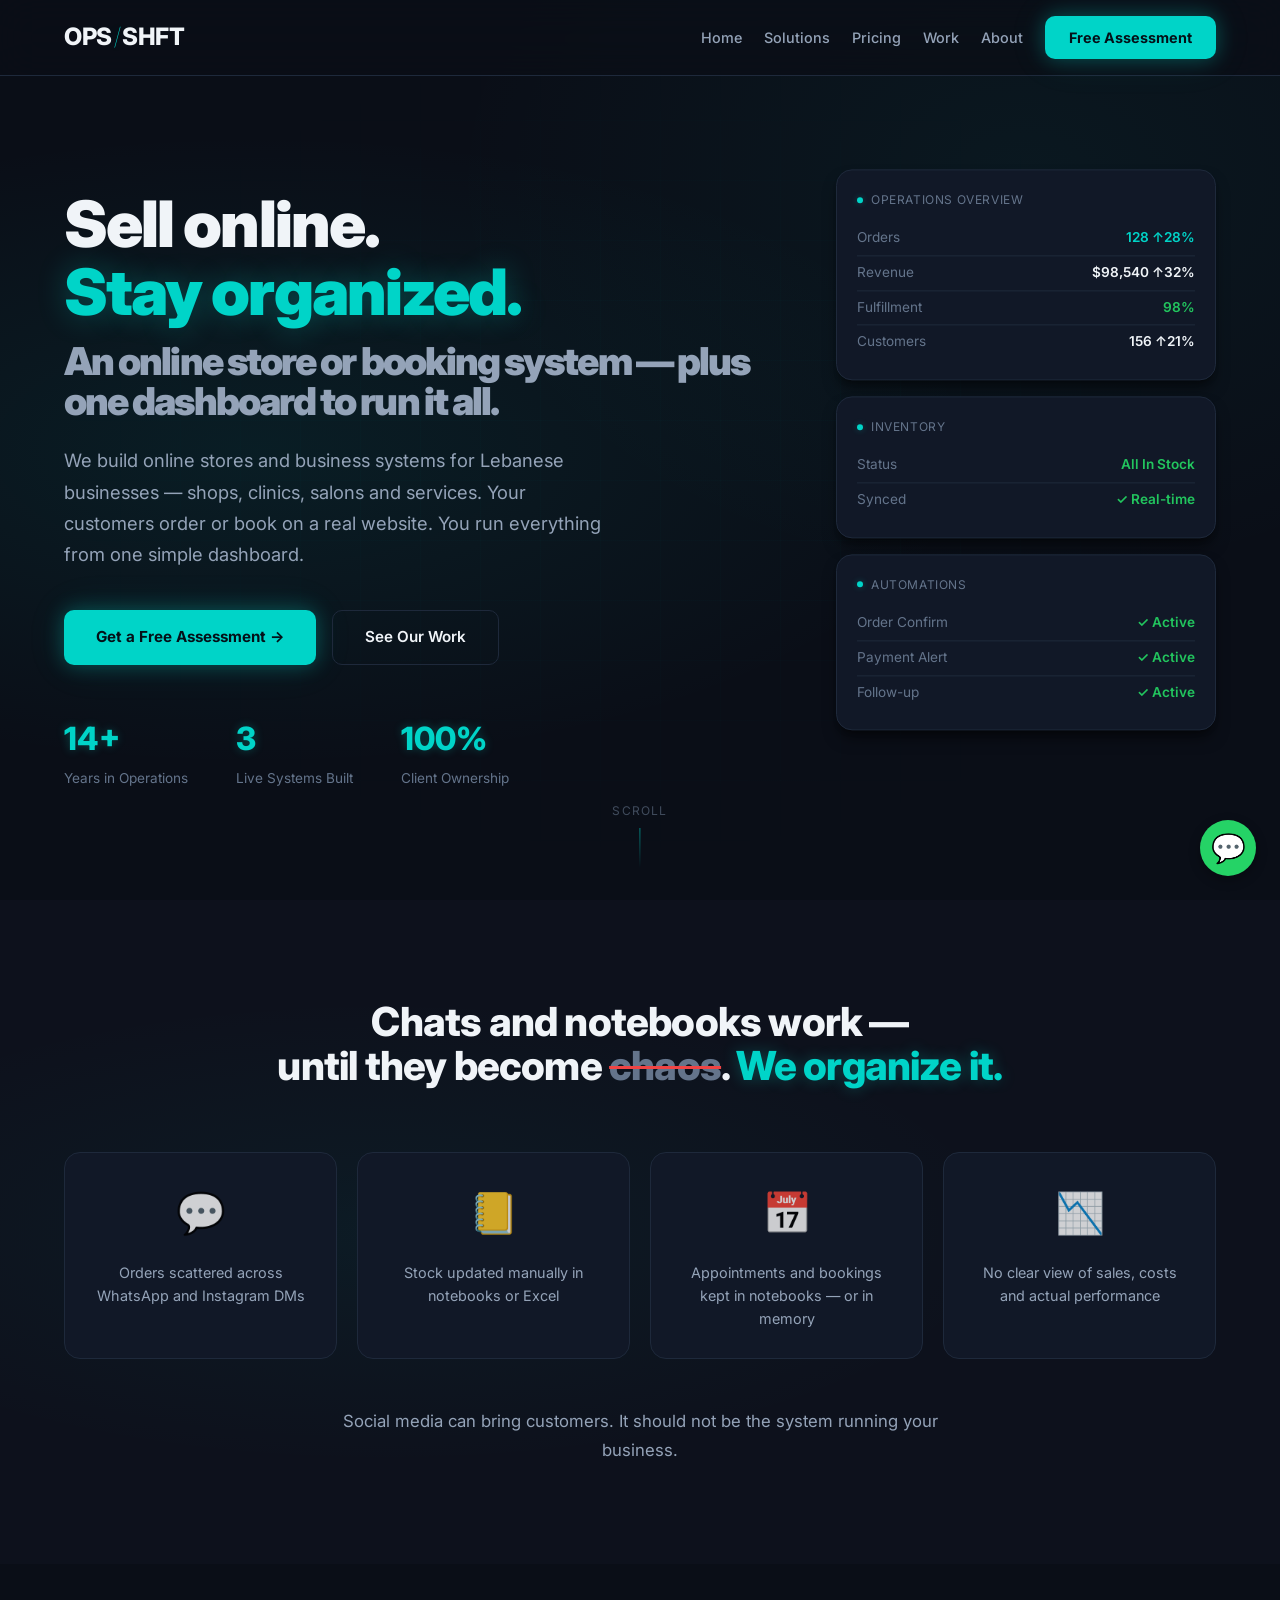
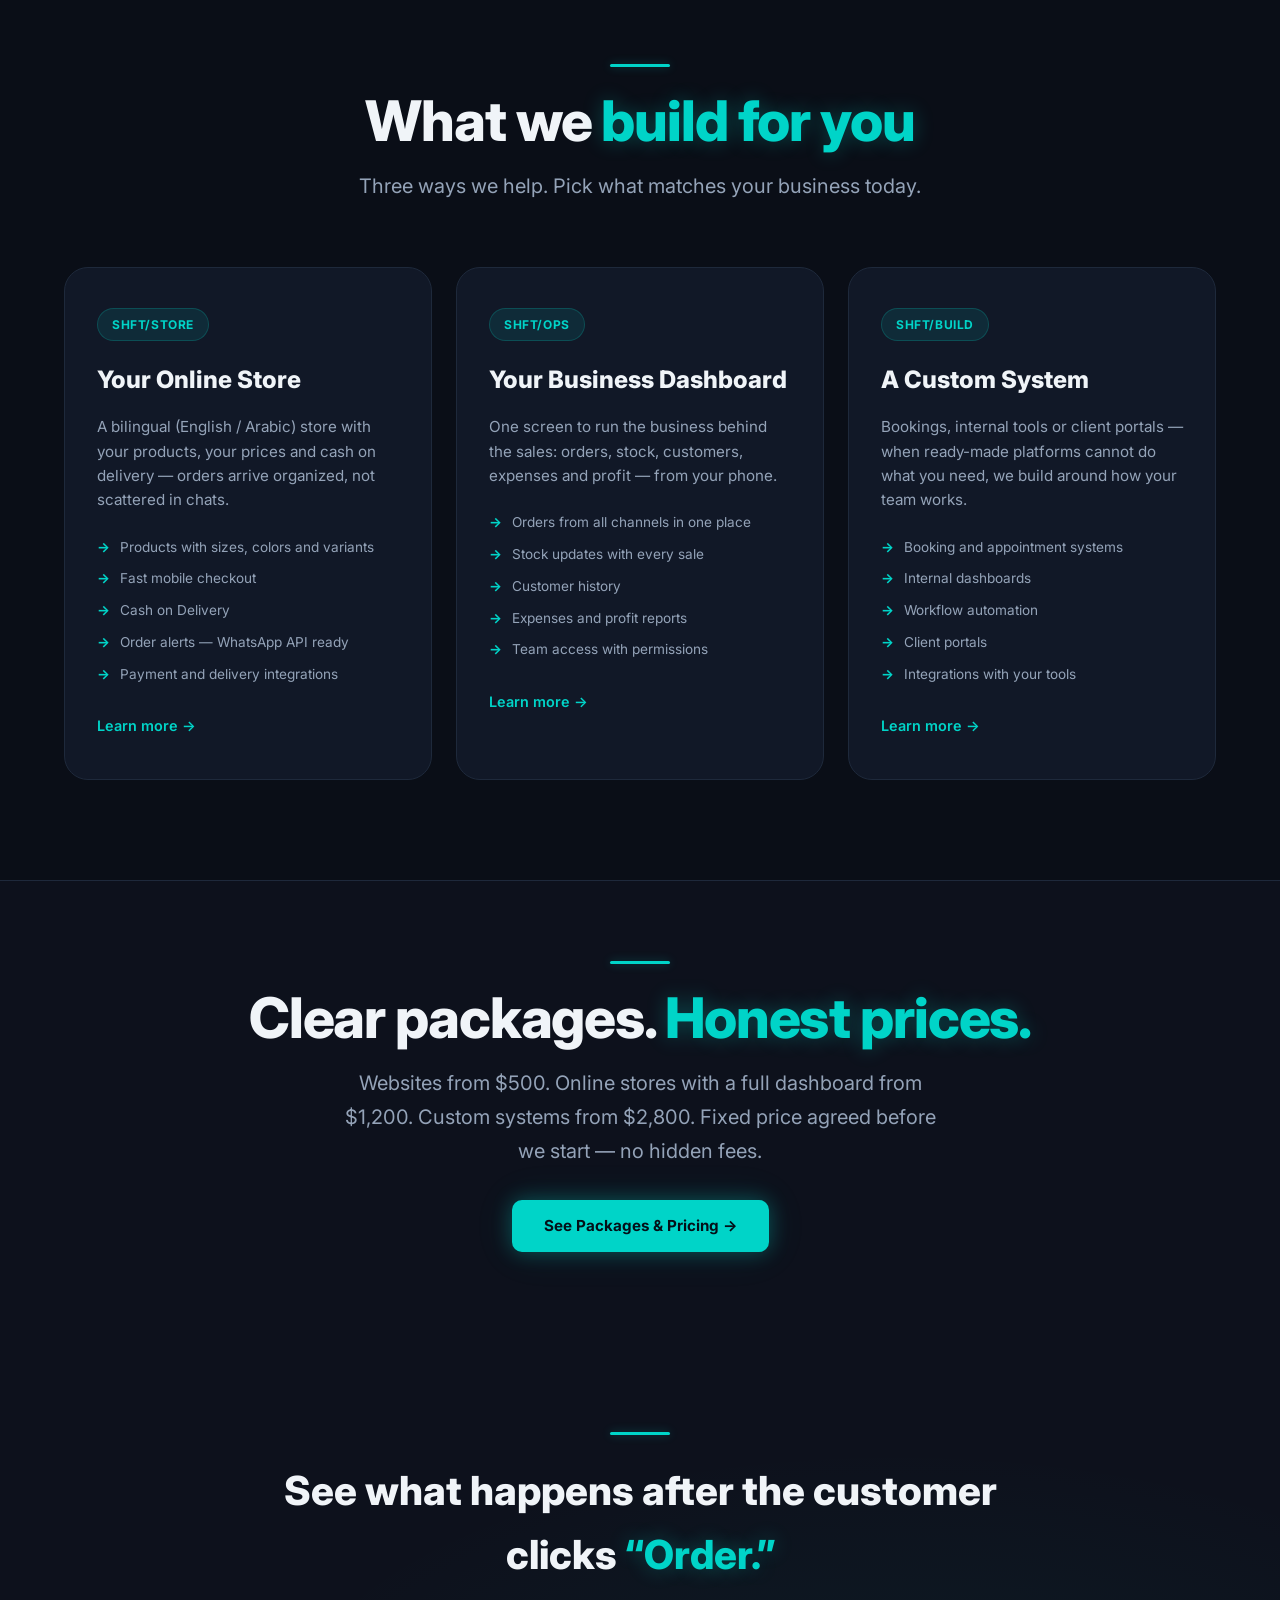
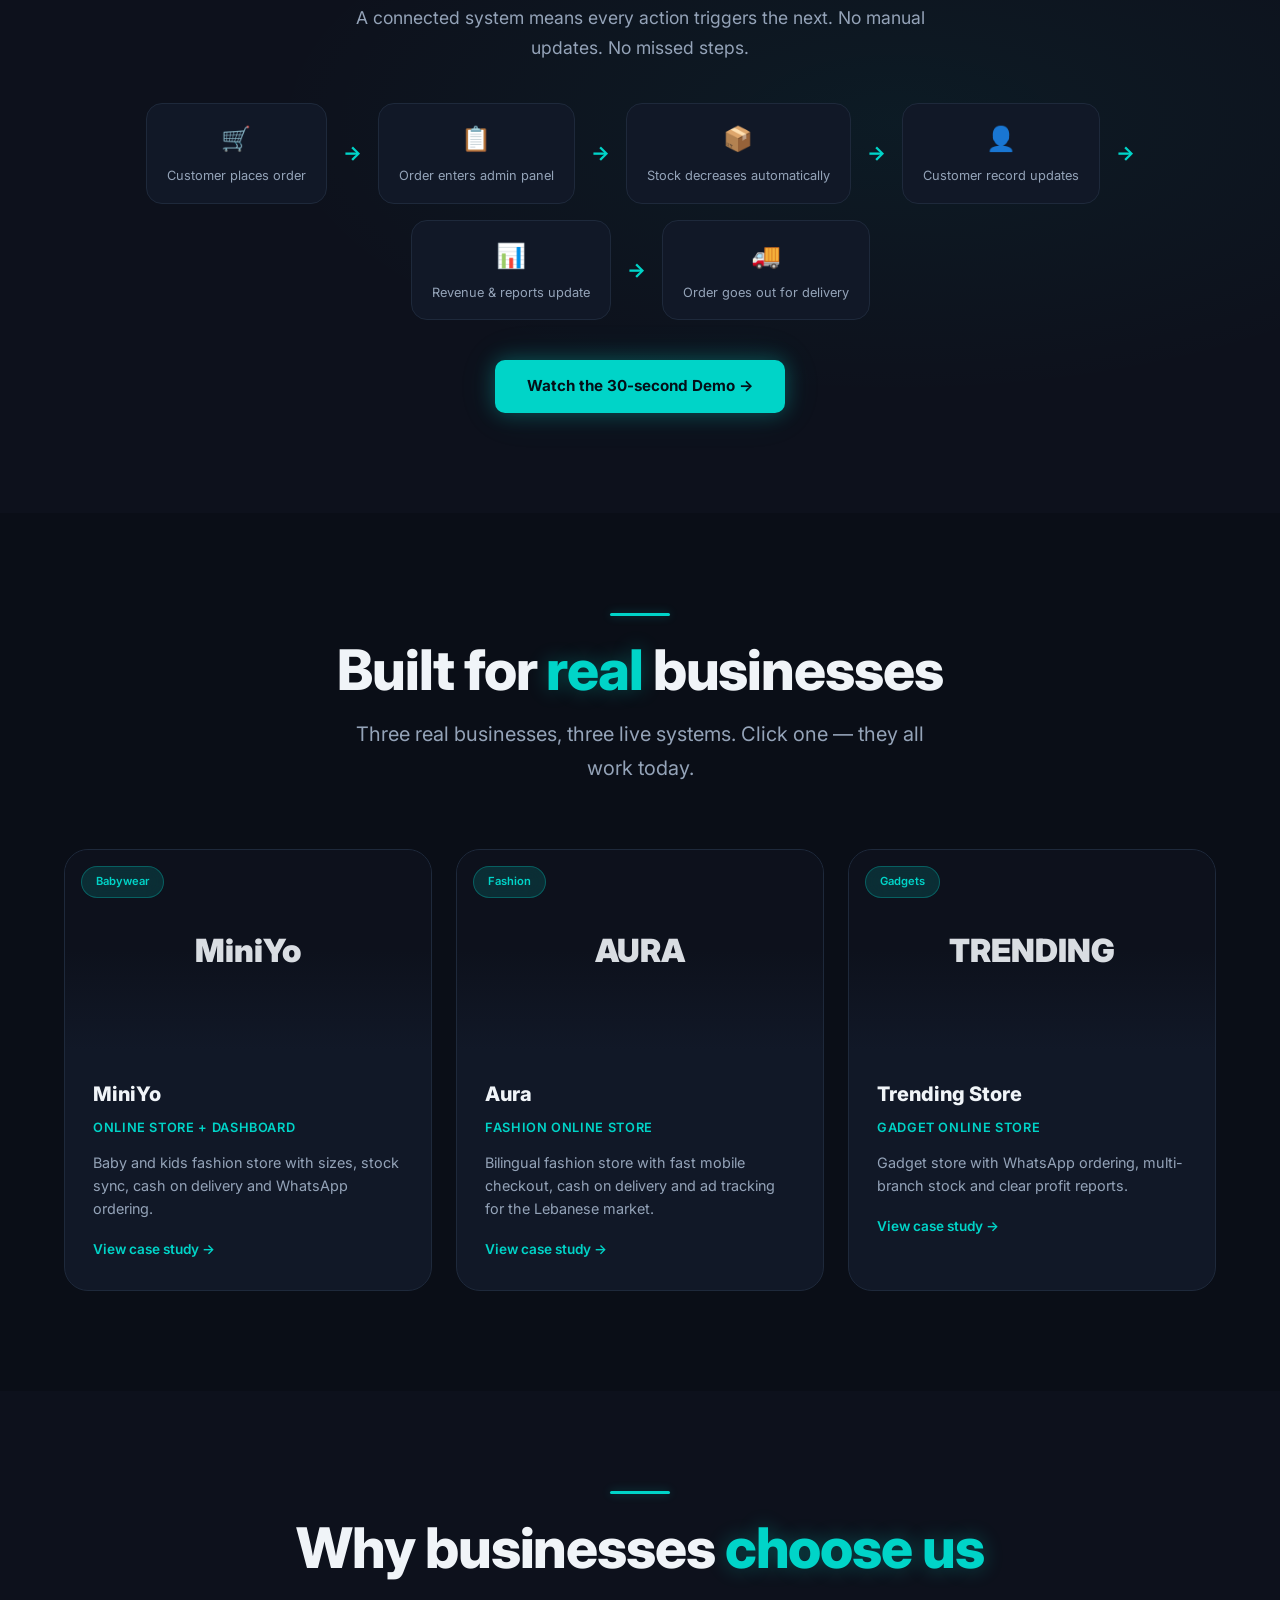
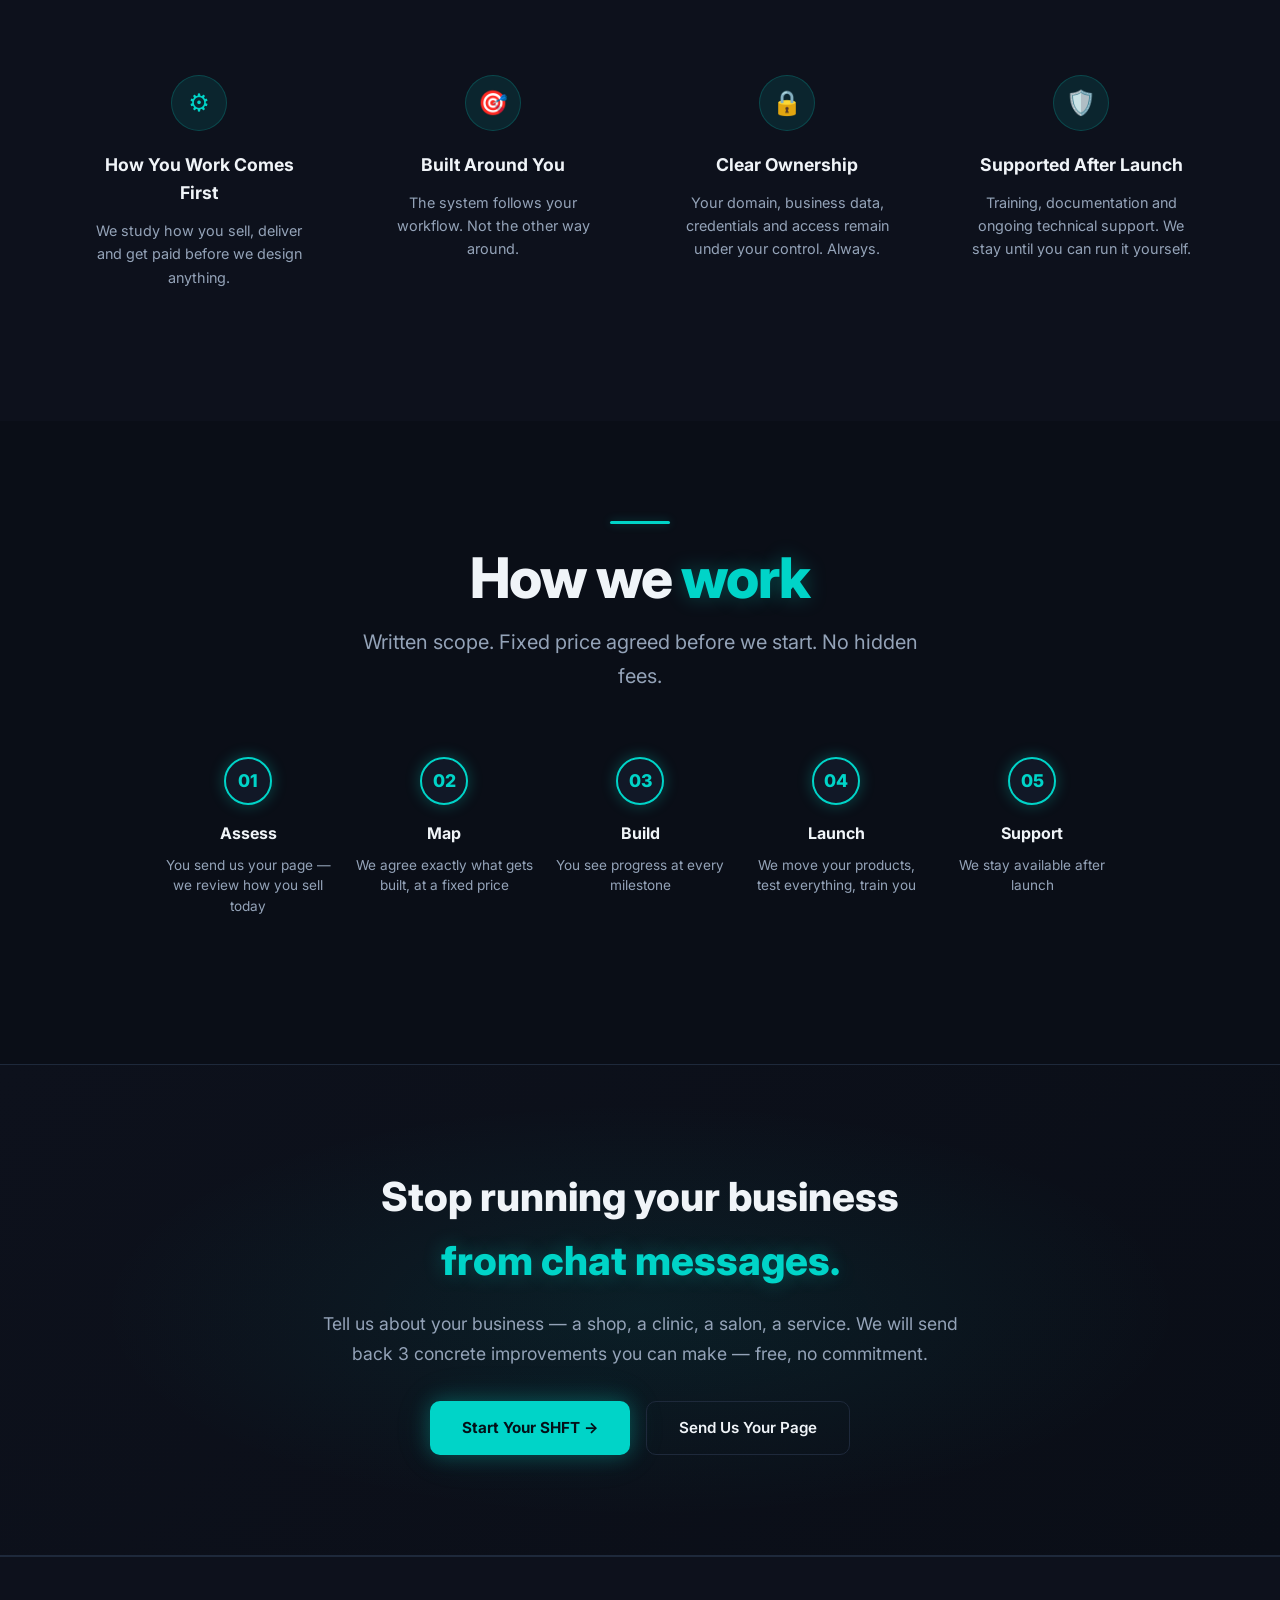
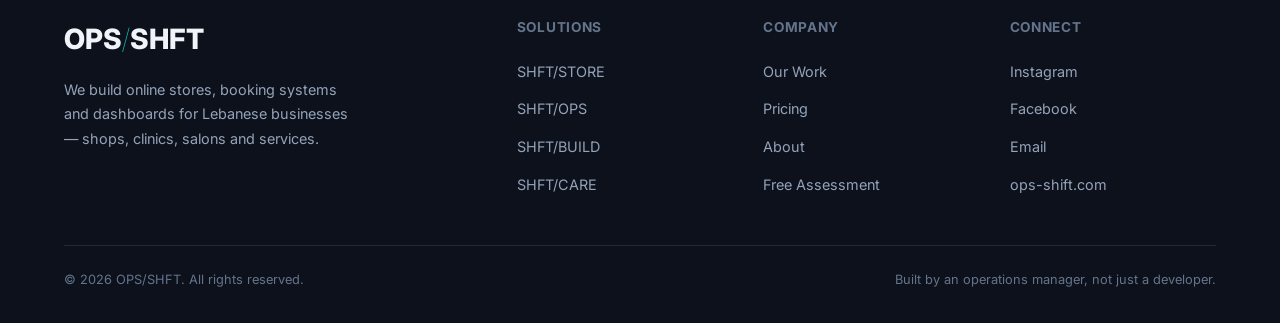
<file: index.html>
<!DOCTYPE html><html lang='en'><head><meta charset='UTF-8'><meta name='viewport' content='width=device-width, initial-scale=1.0'><title>OPS/SHFT | Online Stores, Booking Systems &amp; Dashboards for Lebanese Businesses</title><link rel='preconnect' href='https://fonts.googleapis.com'><link rel='preconnect' href='https://fonts.gstatic.com' crossorigin><link href='https://fonts.googleapis.com/css2?family=Inter:wght@300;400;500;600;700;800;900&display=swap' rel='stylesheet'><link rel='stylesheet' href='styles.css'><style>nav{position:fixed;top:0;left:0;right:0;z-index:1000;padding:16px 0;background:rgba(10,14,23,0.8);backdrop-filter:blur(20px);border-bottom:1px solid var(--border);transition:var(--transition-base)}nav.scrolled{padding:12px 0;background:rgba(10,14,23,0.95)}.nav-inner{display:flex;align-items:center;justify-content:space-between}.logo{font-family:var(--font-display);font-size:1.5rem;font-weight:800;color:var(--text-primary);letter-spacing:-0.02em;display:flex;align-items:center;gap:2px;text-decoration:none}.logo .slash{color:var(--accent);font-weight:100;text-shadow:0 0 15px var(--accent-glow)}.nav-links{display:flex;align-items:center;gap:22px}@media(max-width:768px){.nav-links{display:none}}.nav-links a{color:var(--text-secondary);font-size:0.9rem;font-weight:500;position:relative;white-space:nowrap}.nav-links a::after{content:'';position:absolute;bottom:-4px;left:0;width:0;height:2px;background:var(--accent);transition:var(--transition-base);box-shadow:0 0 6px var(--accent-glow)}.nav-links a:hover{color:var(--text-primary)}.nav-links a:hover::after{width:100%}.nav-cta{padding:10px 24px;font-size:0.85rem}.mobile-menu-btn{display:none;background:none;border:none;color:var(--text-primary);font-size:1.5rem;cursor:pointer}@media(max-width:768px){.mobile-menu-btn{display:block}}.hero{min-height:100vh;display:flex;align-items:center;position:relative;overflow:hidden;padding-top:80px}.hero-bg{position:absolute;inset:0;z-index:0}.hero-bg::before{content:'';position:absolute;inset:0;background:radial-gradient(ellipse at 20% 50%,rgba(0,212,200,0.08) 0%,transparent 50%),radial-gradient(ellipse at 80% 20%,rgba(0,212,200,0.05) 0%,transparent 40%)}.hero-grid{position:absolute;inset:0;background-image:linear-gradient(rgba(0,212,200,0.03) 1px,transparent 1px),linear-gradient(90deg,rgba(0,212,200,0.03) 1px,transparent 1px);background-size:60px 60px;opacity:0.5;mask-image:radial-gradient(ellipse at center,black 30%,transparent 70%)}.hero-content{position:relative;z-index:2;max-width:700px}.hero-title{font-family:var(--font-display);font-size:clamp(2.5rem,6vw,4rem);font-weight:900;line-height:1.05;margin-bottom:24px;letter-spacing:-0.03em}.hero-title .line{display:block}.hero-title .accent{color:var(--accent);text-shadow:0 0 30px var(--accent-glow)}.hero-desc{font-size:clamp(1rem,2vw,1.15rem);color:var(--text-secondary);max-width:540px;margin-bottom:40px;line-height:1.7}.hero-cta{display:flex;gap:16px;flex-wrap:wrap;margin-bottom:48px}.hero-stats{display:flex;gap:48px;flex-wrap:wrap}.stat-item{opacity:0;animation:fadeInUp 0.6s ease forwards}.stat-item:nth-child(1){animation-delay:0.6s}.stat-item:nth-child(2){animation-delay:0.8s}.stat-item:nth-child(3){animation-delay:1s}.stat-number{font-family:var(--font-display);font-size:2rem;font-weight:800;color:var(--accent);text-shadow:0 0 10px var(--accent-glow)}.stat-label{font-size:0.85rem;color:var(--text-muted);margin-top:4px}.chaos-control{position:absolute;right:5%;top:50%;transform:translateY(-50%);width:380px;z-index:1;display:flex;flex-direction:column;gap:16px}@media(max-width:1200px){.chaos-control{display:none}}.cc-panel{background:var(--bg-card);border:1px solid var(--border);border-radius:var(--radius-lg);padding:20px;box-shadow:var(--shadow-lg);animation:float 6s ease-in-out infinite}.cc-panel:nth-child(1){animation-delay:0s}.cc-panel:nth-child(2){animation-delay:2s}.cc-panel:nth-child(3){animation-delay:4s}.cc-panel-header{display:flex;align-items:center;gap:8px;margin-bottom:12px;font-size:0.75rem;text-transform:uppercase;letter-spacing:0.05em;color:var(--text-muted)}.cc-panel-header .dot{width:6px;height:6px;border-radius:50%;background:var(--accent);box-shadow:0 0 6px var(--accent-glow)}.cc-panel-row{display:flex;align-items:center;justify-content:space-between;padding:6px 0;font-size:0.85rem;border-bottom:1px solid var(--border)}.cc-panel-row:last-child{border-bottom:none}.cc-panel-row .label{color:var(--text-muted)}.cc-panel-row .value{color:var(--text-primary);font-weight:600}.cc-panel-row .value.positive{color:var(--success)}.cc-panel-row .value.accent{color:var(--accent)}.scroll-indicator{position:absolute;bottom:32px;left:50%;transform:translateX(-50%);display:flex;flex-direction:column;align-items:center;gap:8px;opacity:0.6}.scroll-indicator span{font-size:0.75rem;color:var(--text-muted);text-transform:uppercase;letter-spacing:0.1em}.scroll-indicator .line{width:1px;height:40px;background:linear-gradient(to bottom,var(--accent),transparent);animation:pulse 2s ease-in-out infinite}.problem-section{padding:100px 0;background:var(--bg-secondary);position:relative;overflow:hidden}.problem-section::before{content:'';position:absolute;inset:0;background:radial-gradient(ellipse at 30% 50%,rgba(0,212,200,0.05) 0%,transparent 50%)}.problem-inner{position:relative;z-index:2}.problem-header{text-align:center;margin-bottom:64px}.problem-header h2{font-size:clamp(1.75rem,4vw,2.5rem)}.problem-header h2 .chaos{color:var(--text-muted);text-decoration:line-through;text-decoration-color:var(--danger);text-decoration-thickness:3px}.problem-header h2 .control{color:var(--accent);text-shadow:0 0 15px var(--accent-glow)}.problem-grid{display:grid;grid-template-columns:repeat(4,1fr);gap:20px}@media(max-width:1024px){.problem-grid{grid-template-columns:repeat(2,1fr)}}@media(max-width:640px){.problem-grid{grid-template-columns:1fr}}.problem-card{background:var(--bg-card);border:1px solid var(--border);border-radius:var(--radius-lg);padding:28px;text-align:center;transition:var(--transition-base)}.problem-card:hover{border-color:var(--border-hover);transform:translateY(-4px)}.problem-icon{font-size:2.5rem;margin-bottom:16px;opacity:0.8}.problem-text{color:var(--text-secondary);font-size:0.9rem;line-height:1.6}.problem-footer{text-align:center;margin-top:48px;color:var(--text-secondary);font-size:1.05rem;max-width:600px;margin-left:auto;margin-right:auto;line-height:1.7}.solutions-section{padding:100px 0}.solutions-header{text-align:center;margin-bottom:64px}.solutions-grid{display:grid;grid-template-columns:repeat(3,1fr);gap:24px}@media(max-width:1024px){.solutions-grid{grid-template-columns:1fr}}.solution-card{background:var(--bg-card);border:1px solid var(--border);border-radius:var(--radius-xl);padding:40px 32px;transition:var(--transition-base);position:relative;overflow:hidden}.solution-card::before{content:'';position:absolute;top:0;left:0;right:0;height:2px;background:linear-gradient(90deg,transparent,var(--accent),transparent);opacity:0;transition:var(--transition-base)}.solution-card:hover{border-color:var(--border-hover);transform:translateY(-6px);box-shadow:var(--shadow-lg)}.solution-card:hover::before{opacity:1}.solution-badge{display:inline-flex;padding:6px 14px;background:var(--accent-dim);border:1px solid rgba(0,212,200,0.2);border-radius:100px;font-size:0.75rem;font-weight:700;color:var(--accent);letter-spacing:0.05em;text-transform:uppercase;margin-bottom:20px}.solution-title{font-family:var(--font-display);font-size:1.5rem;font-weight:800;margin-bottom:16px}.solution-desc{color:var(--text-secondary);font-size:0.95rem;line-height:1.6;margin-bottom:24px}.solution-features{list-style:none;display:flex;flex-direction:column;gap:10px;margin-bottom:28px}.solution-features li{display:flex;align-items:flex-start;gap:10px;color:var(--text-secondary);font-size:0.85rem}.solution-features li::before{content:'→';color:var(--accent);font-weight:700;flex-shrink:0}.solution-cta{font-size:0.9rem;font-weight:600;color:var(--accent);display:inline-flex;align-items:center;gap:6px}.solution-cta:hover{gap:10px}.pricing-teaser{padding:80px 0;background:var(--bg-secondary);border-top:1px solid var(--border)}.demo-section{padding:100px 0;background:var(--bg-secondary);position:relative;overflow:hidden}.demo-section::before{content:'';position:absolute;inset:0;background:radial-gradient(ellipse at 70% 50%,rgba(0,212,200,0.05) 0%,transparent 50%)}.demo-inner{position:relative;z-index:2;text-align:center}.demo-inner .divider{margin:0 auto 24px}.demo-title{font-family:var(--font-display);font-size:clamp(1.75rem,4vw,2.5rem);font-weight:800;margin-bottom:16px}.demo-title .accent{color:var(--accent);text-shadow:0 0 20px var(--accent-glow)}.demo-desc{color:var(--text-secondary);font-size:1.1rem;max-width:600px;margin:0 auto 40px;line-height:1.7}.demo-flow{display:flex;align-items:center;justify-content:center;gap:16px;flex-wrap:wrap;margin-bottom:40px}.demo-step{background:var(--bg-card);border:1px solid var(--border);border-radius:var(--radius-lg);padding:16px 20px;text-align:center;min-width:140px;transition:var(--transition-base)}.demo-step:hover{border-color:var(--accent);box-shadow:var(--shadow-glow)}.demo-step-icon{font-size:1.5rem;margin-bottom:8px}.demo-step-label{font-size:0.8rem;color:var(--text-secondary)}.demo-arrow{color:var(--accent);font-size:1.25rem;font-weight:700}.work-preview{padding:100px 0}.work-preview-header{text-align:center;margin-bottom:64px}.work-grid{display:grid;grid-template-columns:repeat(3,1fr);gap:24px}@media(max-width:1024px){.work-grid{grid-template-columns:1fr}}.work-card{background:var(--bg-card);border:1px solid var(--border);border-radius:var(--radius-xl);overflow:hidden;transition:var(--transition-base)}.work-card:hover{border-color:var(--border-hover);transform:translateY(-6px);box-shadow:var(--shadow-lg)}.work-image{height:200px;background:var(--bg-secondary);display:flex;align-items:center;justify-content:center;position:relative;overflow:hidden}.work-image::before{content:'';position:absolute;inset:0;background:linear-gradient(180deg,transparent 50%,var(--bg-card) 100%)}.work-logo{font-family:var(--font-display);font-size:2rem;font-weight:900;color:var(--text-primary);opacity:0.9;z-index:2;position:relative}.work-badge{position:absolute;top:16px;left:16px;padding:6px 14px;background:rgba(0,212,200,0.15);border:1px solid rgba(0,212,200,0.3);border-radius:100px;font-size:0.7rem;font-weight:600;color:var(--accent);backdrop-filter:blur(10px);z-index:2}.work-content{padding:28px}.work-name{font-family:var(--font-display);font-size:1.25rem;font-weight:800;margin-bottom:8px}.work-category{font-size:0.8rem;color:var(--accent);font-weight:600;margin-bottom:12px;text-transform:uppercase;letter-spacing:0.05em}.work-desc{color:var(--text-secondary);font-size:0.9rem;line-height:1.6;margin-bottom:16px}.work-link{font-size:0.85rem;font-weight:600;color:var(--accent);display:inline-flex;align-items:center;gap:6px}.work-link:hover{gap:10px}.why-section{padding:100px 0;background:var(--bg-secondary)}.why-header{text-align:center;margin-bottom:64px}.why-grid{display:grid;grid-template-columns:repeat(4,1fr);gap:24px}@media(max-width:1024px){.why-grid{grid-template-columns:repeat(2,1fr)}}@media(max-width:640px){.why-grid{grid-template-columns:1fr}}.why-card{text-align:center;padding:32px 24px}.why-icon{width:56px;height:56px;border-radius:50%;background:var(--accent-dim);display:flex;align-items:center;justify-content:center;margin:0 auto 20px;color:var(--accent);font-size:1.5rem;border:1px solid rgba(0,212,200,0.2)}.why-title{font-family:var(--font-display);font-size:1.1rem;font-weight:700;margin-bottom:12px}.why-text{color:var(--text-secondary);font-size:0.9rem;line-height:1.6}.process-section{padding:100px 0}.process-header{text-align:center;margin-bottom:64px}.process-steps{display:flex;justify-content:center;gap:16px;flex-wrap:wrap;margin-bottom:48px}.process-step-num{width:48px;height:48px;border-radius:50%;background:var(--bg-card);border:2px solid var(--accent);display:flex;align-items:center;justify-content:center;font-family:var(--font-display);font-size:1.1rem;font-weight:800;color:var(--accent);box-shadow:0 0 15px var(--accent-glow);margin:0 auto 16px}.process-step-title{font-weight:700;font-size:1rem;margin-bottom:8px;text-align:center}.process-step-desc{color:var(--text-secondary);font-size:0.85rem;text-align:center;line-height:1.5;max-width:180px;margin:0 auto}.assessment-cta{padding:100px 0;background:linear-gradient(135deg,var(--bg-secondary) 0%,var(--bg-primary) 100%);position:relative;overflow:hidden;border-top:1px solid var(--border);border-bottom:1px solid var(--border)}.assessment-cta::before{content:'';position:absolute;inset:0;background:radial-gradient(ellipse at 50% 50%,rgba(0,212,200,0.08) 0%,transparent 60%)}.assessment-inner{position:relative;z-index:2;text-align:center;max-width:700px;margin:0 auto}.assessment-title{font-family:var(--font-display);font-size:clamp(1.75rem,4vw,2.5rem);font-weight:800;margin-bottom:16px}.assessment-title .accent{color:var(--accent);text-shadow:0 0 20px var(--accent-glow)}.assessment-desc{color:var(--text-secondary);font-size:1.1rem;margin-bottom:32px;line-height:1.7}.whatsapp-float{position:fixed;bottom:24px;right:24px;z-index:9996;width:56px;height:56px;border-radius:50%;background:#25d366;display:flex;align-items:center;justify-content:center;color:#fff;font-size:1.75rem;box-shadow:0 4px 12px rgba(0,0,0,0.3);transition:var(--transition-base)}.whatsapp-float:hover{transform:scale(1.1)}@media(min-width:769px){.whatsapp-float{display:none}}footer{background:var(--bg-secondary);border-top:1px solid var(--border);padding:60px 0 32px}.footer-grid{display:grid;grid-template-columns:2fr 1fr 1fr 1fr;gap:40px;margin-bottom:48px}@media(max-width:768px){.footer-grid{grid-template-columns:1fr 1fr}}.footer-logo{font-size:1.75rem;font-weight:800;margin-bottom:16px;display:inline-block;color:var(--text-primary);text-decoration:none}.footer-logo .slash{color:var(--accent);font-weight:100}.footer-desc{color:var(--text-secondary);font-size:0.9rem;line-height:1.7;max-width:300px}.footer-title{font-size:0.85rem;font-weight:700;text-transform:uppercase;letter-spacing:0.05em;color:var(--text-muted);margin-bottom:20px}.footer-links{list-style:none;display:flex;flex-direction:column;gap:12px}.footer-links a{color:var(--text-secondary);font-size:0.9rem;text-decoration:none;transition:var(--transition-base)}.footer-links a:hover{color:var(--accent)}.footer-bottom{border-top:1px solid var(--border);padding-top:24px;display:flex;justify-content:space-between;align-items:center;flex-wrap:wrap;gap:16px}.footer-bottom p{color:var(--text-muted);font-size:0.8rem}</style></head><body><div class='scanline-overlay'></div><div class='noise-overlay'></div><div class='cursor-glow' id='cursorGlow'></div><div class='page-transition' id='pageTransition'><div class='page-transition-overlay'></div><div class='page-transition-slash'>/</div></div><nav id='navbar'><div class='container nav-inner'><a href='index.html' class='logo' data-transition>OPS<span class='slash'>/</span>SHFT</a><div class='nav-links' id='navLinks'><a href='index.html' data-transition>Home</a><a href='solutions.html' data-transition>Solutions</a><a href='pricing.html' data-transition>Pricing</a><a href='work.html' data-transition>Work</a><a href='about.html' data-transition>About</a><a href='assessment.html' class='btn btn-primary nav-cta' data-transition>Free Assessment</a></div><button class='mobile-menu-btn' id='mobileMenuBtn' aria-label='Menu'>☰</button></div></nav><main><section class='hero'><div class='hero-bg'><div class='hero-grid'></div></div><div class='container'><div class='hero-content'><h1 class='hero-title'><span class='line'>Sell online.</span><span class='line accent'>Stay organized.</span><span class='line' style='font-size:0.6em;color:var(--text-secondary);margin-top:16px'>An online store or booking system — plus one dashboard to run it all.</span></h1><p class='hero-desc'>We build online stores and business systems for Lebanese businesses — shops, clinics, salons and services. Your customers order or book on a real website. You run everything from one simple dashboard.</p><div class='hero-cta'><a href='assessment.html' class='btn btn-primary' data-transition>Get a Free Assessment →</a><a href='work.html' class='btn btn-outline' data-transition>See Our Work</a></div><div class='hero-stats'><div class='stat-item'><div class='stat-number'>14+</div><div class='stat-label'>Years in Operations</div></div><div class='stat-item'><div class='stat-number'>3</div><div class='stat-label'>Live Systems Built</div></div><div class='stat-item'><div class='stat-number'>100%</div><div class='stat-label'>Client Ownership</div></div></div></div></div><div class='chaos-control'><div class='cc-panel'><div class='cc-panel-header'><span class='dot'></span>Operations Overview</div><div class='cc-panel-row'><span class='label'>Orders</span><span class='value accent'>128 ↑28%</span></div><div class='cc-panel-row'><span class='label'>Revenue</span><span class='value'>$98,540 ↑32%</span></div><div class='cc-panel-row'><span class='label'>Fulfillment</span><span class='value positive'>98%</span></div><div class='cc-panel-row'><span class='label'>Customers</span><span class='value'>156 ↑21%</span></div></div><div class='cc-panel'><div class='cc-panel-header'><span class='dot'></span>Inventory</div><div class='cc-panel-row'><span class='label'>Status</span><span class='value positive'>All In Stock</span></div><div class='cc-panel-row'><span class='label'>Synced</span><span class='value positive'>✓ Real-time</span></div></div><div class='cc-panel'><div class='cc-panel-header'><span class='dot'></span>Automations</div><div class='cc-panel-row'><span class='label'>Order Confirm</span><span class='value positive'>✓ Active</span></div><div class='cc-panel-row'><span class='label'>Payment Alert</span><span class='value positive'>✓ Active</span></div><div class='cc-panel-row'><span class='label'>Follow-up</span><span class='value positive'>✓ Active</span></div></div></div><div class='scroll-indicator'><span>Scroll</span><div class='line'></div></div></section><section class='problem-section'><div class='container problem-inner'><div class='problem-header'><h2 class='section-title'>Chats and notebooks work —<br>until they become <span class='chaos'>chaos</span>. <span class='control'>We organize it.</span></h2></div><div class='problem-grid'><div class='problem-card'><div class='problem-icon'>💬</div><p class='problem-text'>Orders scattered across WhatsApp and Instagram DMs</p></div><div class='problem-card'><div class='problem-icon'>📒</div><p class='problem-text'>Stock updated manually in notebooks or Excel</p></div><div class='problem-card'><div class='problem-icon'>📅</div><p class='problem-text'>Appointments and bookings kept in notebooks — or in memory</p></div><div class='problem-card'><div class='problem-icon'>📉</div><p class='problem-text'>No clear view of sales, costs and actual performance</p></div></div><p class='problem-footer'>Social media can bring customers. It should not be the system running your business.</p></div></section><section class='solutions-section'><div class='container'><div class='solutions-header'><div class='divider mx-auto'></div><h2 class='section-title text-center'>What we <span class='accent'>build for you</span></h2><p class='section-subtitle mx-auto text-center'>Three ways we help. Pick what matches your business today.</p></div><div class='solutions-grid'><div class='solution-card'><span class='solution-badge'>SHFT/STORE</span><h3 class='solution-title'>Your Online Store</h3><p class='solution-desc'>A bilingual (English / Arabic) store with your products, your prices and cash on delivery — orders arrive organized, not scattered in chats.</p><ul class='solution-features'><li>Products with sizes, colors and variants</li><li>Fast mobile checkout</li><li>Cash on Delivery</li><li>Order alerts — WhatsApp API ready</li><li>Payment and delivery integrations</li></ul><a href='store.html' class='solution-cta' data-transition>Learn more →</a></div><div class='solution-card'><span class='solution-badge'>SHFT/OPS</span><h3 class='solution-title'>Your Business Dashboard</h3><p class='solution-desc'>One screen to run the business behind the sales: orders, stock, customers, expenses and profit — from your phone.</p><ul class='solution-features'><li>Orders from all channels in one place</li><li>Stock updates with every sale</li><li>Customer history</li><li>Expenses and profit reports</li><li>Team access with permissions</li></ul><a href='ops.html' class='solution-cta' data-transition>Learn more →</a></div><div class='solution-card'><span class='solution-badge'>SHFT/BUILD</span><h3 class='solution-title'>A Custom System</h3><p class='solution-desc'>Bookings, internal tools or client portals — when ready-made platforms cannot do what you need, we build around how your team works.</p><ul class='solution-features'><li>Booking and appointment systems</li><li>Internal dashboards</li><li>Workflow automation</li><li>Client portals</li><li>Integrations with your tools</li></ul><a href='build.html' class='solution-cta' data-transition>Learn more →</a></div></div></div></section><section class='pricing-teaser'><div class='container' style='text-align:center'><div class='divider mx-auto'></div><h2 class='section-title'>Clear packages. <span class='accent'>Honest prices.</span></h2><p class='section-subtitle mx-auto text-center' style='margin-bottom:32px'>Websites from $500. Online stores with a full dashboard from $1,200. Custom systems from $2,800. Fixed price agreed before we start — no hidden fees.</p><a href='pricing.html' class='btn btn-primary' data-transition>See Packages &amp; Pricing →</a></div></section><section class='demo-section'><div class='container demo-inner'><div class='divider mx-auto'></div><h2 class='demo-title'>See what happens after the customer<br>clicks <span class='accent'>“Order.”</span></h2><p class='demo-desc'>A connected system means every action triggers the next. No manual updates. No missed steps.</p><div class='demo-flow'><div class='demo-step'><div class='demo-step-icon'>🛒</div><div class='demo-step-label'>Customer places order</div></div><span class='demo-arrow'>→</span><div class='demo-step'><div class='demo-step-icon'>📋</div><div class='demo-step-label'>Order enters admin panel</div></div><span class='demo-arrow'>→</span><div class='demo-step'><div class='demo-step-icon'>📦</div><div class='demo-step-label'>Stock decreases automatically</div></div><span class='demo-arrow'>→</span><div class='demo-step'><div class='demo-step-icon'>👤</div><div class='demo-step-label'>Customer record updates</div></div><span class='demo-arrow'>→</span><div class='demo-step'><div class='demo-step-icon'>📊</div><div class='demo-step-label'>Revenue &amp; reports update</div></div><span class='demo-arrow'>→</span><div class='demo-step'><div class='demo-step-icon'>🚚</div><div class='demo-step-label'>Order goes out for delivery</div></div></div><a href='work.html' class='btn btn-primary' data-transition>Watch the 30-second Demo →</a></div></section><section class='work-preview'><div class='container'><div class='work-preview-header'><div class='divider mx-auto'></div><h2 class='section-title text-center'>Built for <span class='accent'>real</span> businesses</h2><p class='section-subtitle mx-auto text-center'>Three real businesses, three live systems. Click one — they all work today.</p></div><div class='work-grid'><div class='work-card'><div class='work-image'><span class='work-badge'>Babywear</span><span class='work-logo'>MiniYo</span></div><div class='work-content'><h3 class='work-name'>MiniYo</h3><p class='work-category'>Online Store + Dashboard</p><p class='work-desc'>Baby and kids fashion store with sizes, stock sync, cash on delivery and WhatsApp ordering.</p><a href='work.html#miniyo' class='work-link' data-transition>View case study →</a></div></div><div class='work-card'><div class='work-image'><span class='work-badge'>Fashion</span><span class='work-logo'>AURA</span></div><div class='work-content'><h3 class='work-name'>Aura</h3><p class='work-category'>Fashion Online Store</p><p class='work-desc'>Bilingual fashion store with fast mobile checkout, cash on delivery and ad tracking for the Lebanese market.</p><a href='work.html#aura' class='work-link' data-transition>View case study →</a></div></div><div class='work-card'><div class='work-image'><span class='work-badge'>Gadgets</span><span class='work-logo'>TRENDING</span></div><div class='work-content'><h3 class='work-name'>Trending Store</h3><p class='work-category'>Gadget Online Store</p><p class='work-desc'>Gadget store with WhatsApp ordering, multi-branch stock and clear profit reports.</p><a href='work.html#trending' class='work-link' data-transition>View case study →</a></div></div></div></div></section><section class='why-section'><div class='container'><div class='why-header'><div class='divider mx-auto'></div><h2 class='section-title text-center'>Why businesses <span class='accent'>choose us</span></h2></div><div class='why-grid'><div class='why-card'><div class='why-icon'>⚙️</div><h3 class='why-title'>How You Work Comes First</h3><p class='why-text'>We study how you sell, deliver and get paid before we design anything.</p></div><div class='why-card'><div class='why-icon'>🎯</div><h3 class='why-title'>Built Around You</h3><p class='why-text'>The system follows your workflow. Not the other way around.</p></div><div class='why-card'><div class='why-icon'>🔒</div><h3 class='why-title'>Clear Ownership</h3><p class='why-text'>Your domain, business data, credentials and access remain under your control. Always.</p></div><div class='why-card'><div class='why-icon'>🛡️</div><h3 class='why-title'>Supported After Launch</h3><p class='why-text'>Training, documentation and ongoing technical support. We stay until you can run it yourself.</p></div></div></div></section><section class='process-section'><div class='container'><div class='process-header'><div class='divider mx-auto'></div><h2 class='section-title text-center'>How we <span class='accent'>work</span></h2><p class='section-subtitle mx-auto text-center'>Written scope. Fixed price agreed before we start. No hidden fees.</p></div><div class='process-steps'><div><div class='process-step-num'>01</div><h4 class='process-step-title'>Assess</h4><p class='process-step-desc'>You send us your page — we review how you sell today</p></div><div><div class='process-step-num'>02</div><h4 class='process-step-title'>Map</h4><p class='process-step-desc'>We agree exactly what gets built, at a fixed price</p></div><div><div class='process-step-num'>03</div><h4 class='process-step-title'>Build</h4><p class='process-step-desc'>You see progress at every milestone</p></div><div><div class='process-step-num'>04</div><h4 class='process-step-title'>Launch</h4><p class='process-step-desc'>We move your products, test everything, train you</p></div><div><div class='process-step-num'>05</div><h4 class='process-step-title'>Support</h4><p class='process-step-desc'>We stay available after launch</p></div></div></div></section><section class='assessment-cta'><div class='container assessment-inner'><h2 class='assessment-title'>Stop running your business<br><span class='accent'>from chat messages.</span></h2><p class='assessment-desc'>Tell us about your business — a shop, a clinic, a salon, a service. We will send back 3 concrete improvements you can make — free, no commitment.</p><div style='display:flex;gap:16px;justify-content:center;flex-wrap:wrap'><a href='assessment.html' class='btn btn-primary' data-transition>Start Your SHFT →</a><a href='assessment.html' class='btn btn-outline' data-transition>Send Us Your Page</a></div></div></section></main><a href='https://wa.me/96171787205' class='whatsapp-float' target='_blank' rel='noopener' aria-label='WhatsApp'>💬</a><footer><div class='container'><div class='footer-grid'><div><a href='index.html' class='footer-logo' data-transition>OPS<span class='slash'>/</span>SHFT</a><p class='footer-desc'>We build online stores, booking systems and dashboards for Lebanese businesses — shops, clinics, salons and services.</p></div><div><h4 class='footer-title'>Solutions</h4><ul class='footer-links'><li><a href='store.html' data-transition>SHFT/STORE</a></li><li><a href='ops.html' data-transition>SHFT/OPS</a></li><li><a href='build.html' data-transition>SHFT/BUILD</a></li><li><a href='pricing.html#retainer' data-transition>SHFT/CARE</a></li></ul></div><div><h4 class='footer-title'>Company</h4><ul class='footer-links'><li><a href='work.html' data-transition>Our Work</a></li><li><a href='pricing.html' data-transition>Pricing</a></li><li><a href='about.html' data-transition>About</a></li><li><a href='assessment.html' data-transition>Free Assessment</a></li></ul></div><div><h4 class='footer-title'>Connect</h4><ul class='footer-links'><li><a href='https://instagram.com/ops.shift.studio' target='_blank' rel='noopener'>Instagram</a></li><li><a href='https://facebook.com/ops/shift studio' target='_blank' rel='noopener'>Facebook</a></li><li><a href='mailto:ops-shift-studio@gmail.com'>Email</a></li><li><a href='https://ops-shift.com'>ops-shift.com</a></li></ul></div></div><div class='footer-bottom'><p>© 2026 OPS/SHFT. All rights reserved.</p><p>Built by an operations manager, not just a developer.</p></div></div></footer><script>document.addEventListener('DOMContentLoaded',()=>{const _mb=document.getElementById('mobileMenuBtn');const _nl=document.getElementById('navLinks');if(_mb&&_nl){_mb.addEventListener('click',()=>{_nl.classList.toggle('open')});_nl.querySelectorAll('a').forEach(a=>a.addEventListener('click',()=>_nl.classList.remove('open')));}const navbar=document.getElementById('navbar');window.addEventListener('scroll',()=>{if(window.scrollY>50){navbar.classList.add('scrolled')}else{navbar.classList.remove('scrolled')}});const cursorGlow=document.getElementById('cursorGlow');let mouseX=0,mouseY=0,currentX=0,currentY=0;document.addEventListener('mousemove',(e)=>{mouseX=e.clientX;mouseY=e.clientY;cursorGlow.classList.add('active')});function animateCursor(){currentX+=(mouseX-currentX)*0.1;currentY+=(mouseY-currentY)*0.1;cursorGlow.style.left=currentX+'px';cursorGlow.style.top=currentY+'px';requestAnimationFrame(animateCursor)}animateCursor();document.addEventListener('mouseleave',()=>cursorGlow.classList.remove('active'));const transition=document.getElementById('pageTransition');document.querySelectorAll('a[data-transition]').forEach(link=>{link.addEventListener('click',(e)=>{const href=link.getAttribute('href');if(href&&href.startsWith('http'))return;if(href&&href.startsWith('#'))return;e.preventDefault();transition.classList.add('active');setTimeout(()=>{window.location.href=href},500)})});const observer=new IntersectionObserver((entries)=>{entries.forEach(entry=>{if(entry.isIntersecting){entry.target.style.opacity='1';entry.target.style.transform='translateY(0)';observer.unobserve(entry.target)}})},{threshold:0.1});document.querySelectorAll('.stat-item, .problem-card, .solution-card, .work-card, .why-card, .demo-step').forEach(el=>{el.style.opacity='0';el.style.transform='translateY(30px)';el.style.transition='opacity 0.6s ease, transform 0.6s ease';observer.observe(el)})});</script></body></html>
</file>
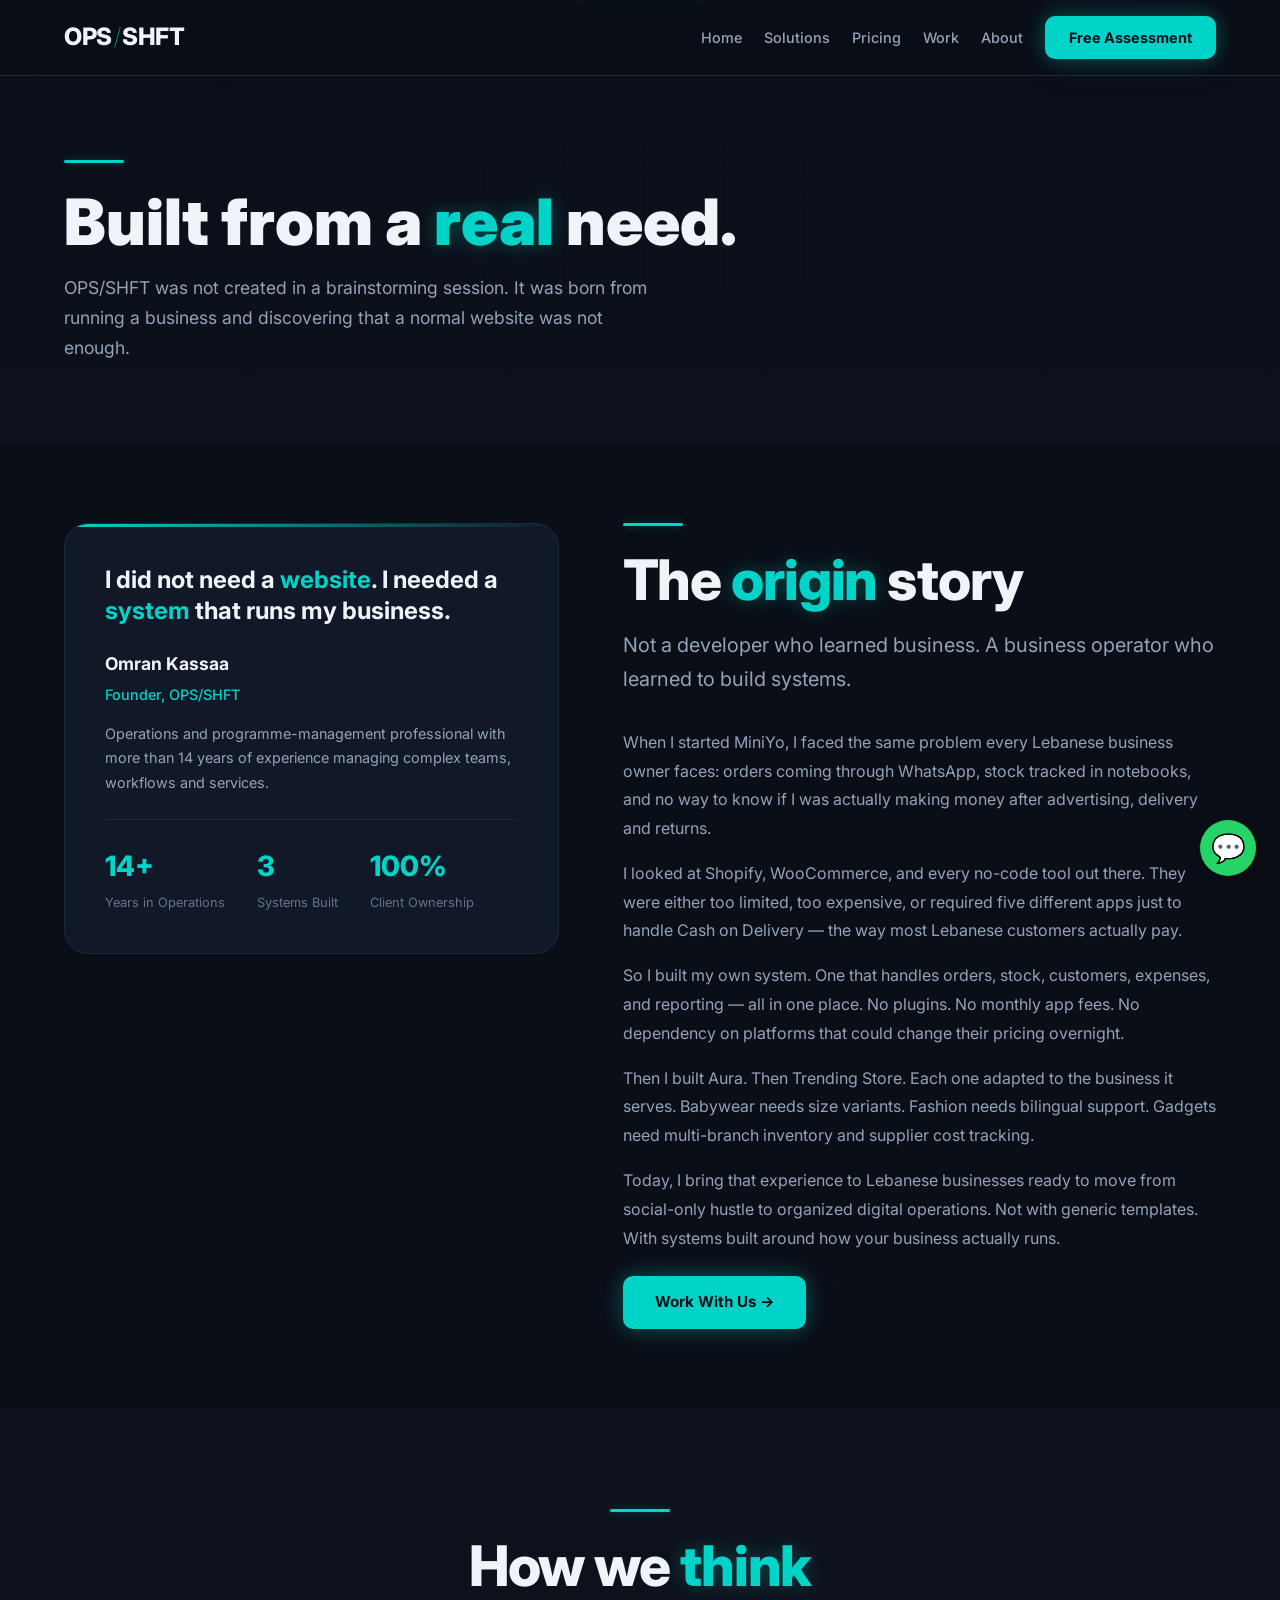
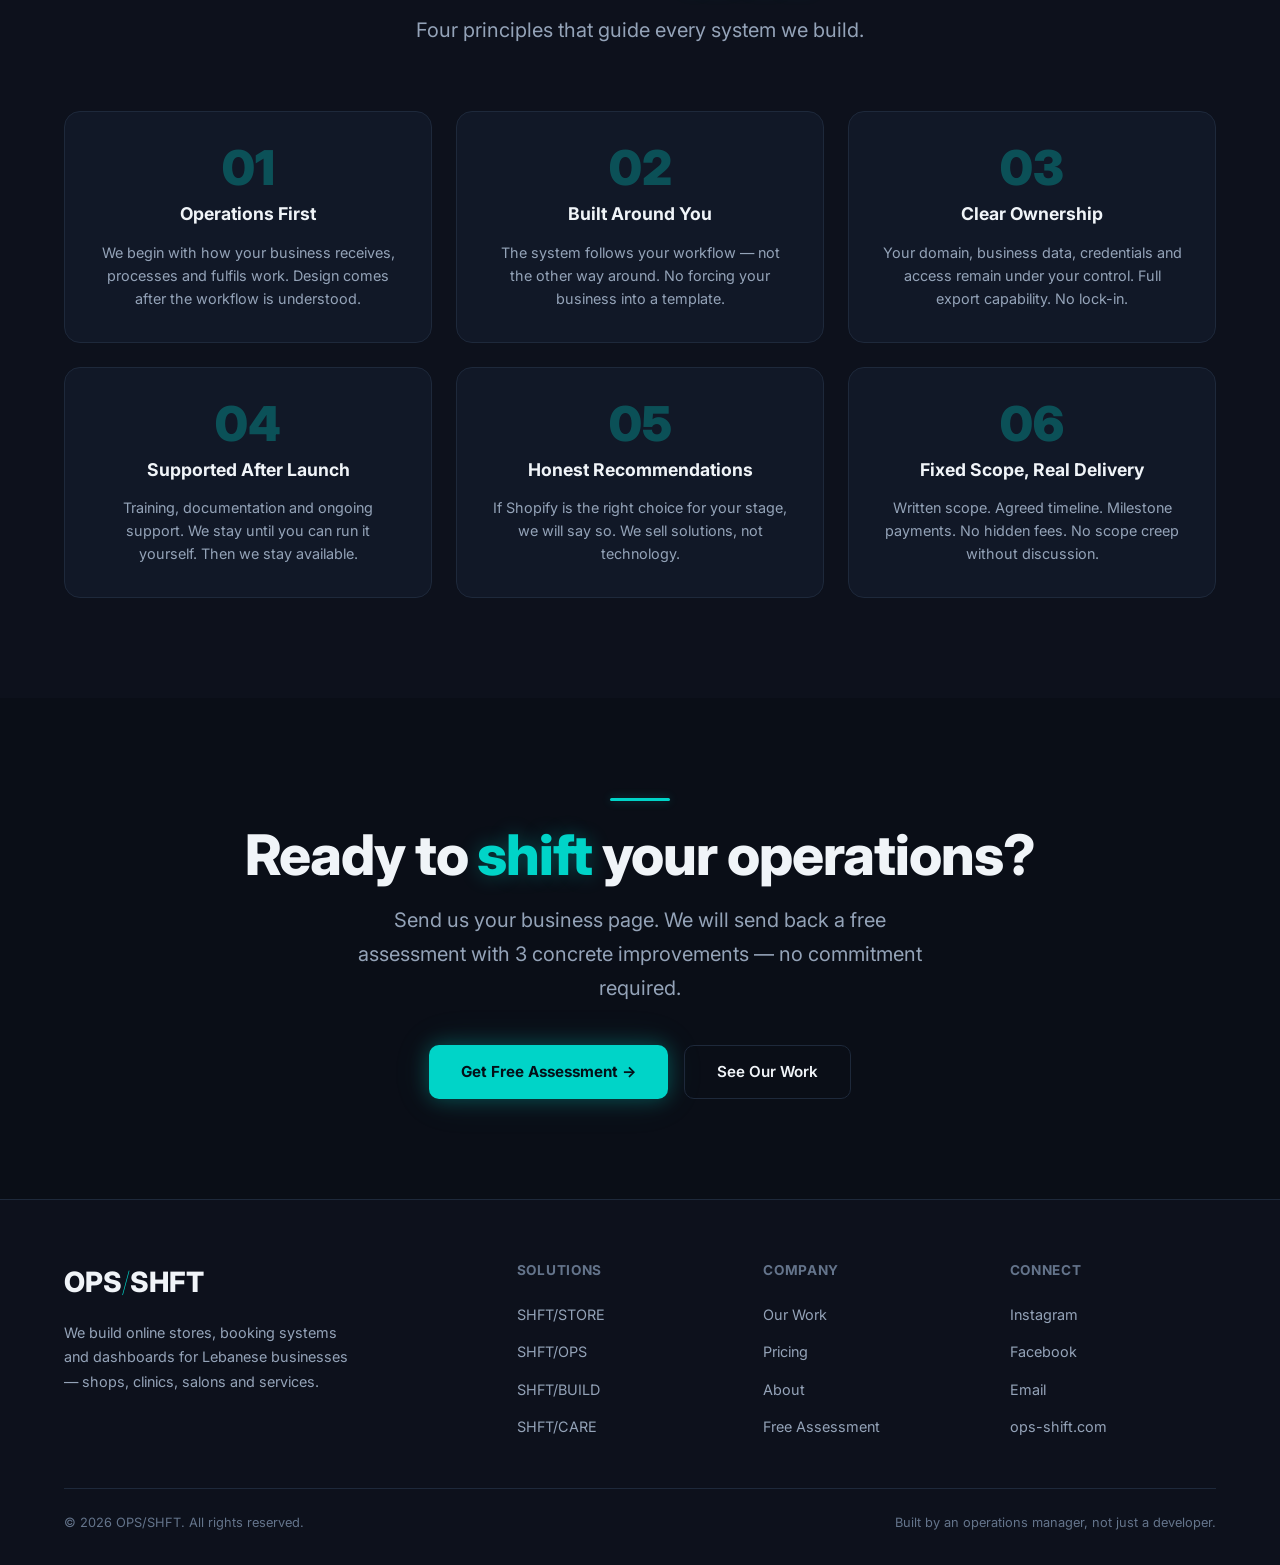
<file: about.html>
<!DOCTYPE html><html lang='en'><head><meta charset='UTF-8'><meta name='viewport' content='width=device-width, initial-scale=1.0'><title>About | OPS/SHFT</title><link rel='preconnect' href='https://fonts.googleapis.com'><link rel='preconnect' href='https://fonts.gstatic.com' crossorigin><link href='https://fonts.googleapis.com/css2?family=Inter:wght@300;400;500;600;700;800;900&display=swap' rel='stylesheet'><link rel='stylesheet' href='styles.css'><style>nav{position:fixed;top:0;left:0;right:0;z-index:1000;padding:16px 0;background:rgba(10,14,23,0.8);backdrop-filter:blur(20px);border-bottom:1px solid var(--border);transition:var(--transition-base)}nav.scrolled{padding:12px 0;background:rgba(10,14,23,0.95)}.nav-inner{display:flex;align-items:center;justify-content:space-between}.logo{font-family:var(--font-display);font-size:1.5rem;font-weight:800;color:var(--text-primary);letter-spacing:-0.02em;display:flex;align-items:center;gap:2px;text-decoration:none}.logo .slash{color:var(--accent);font-weight:100;text-shadow:0 0 15px var(--accent-glow)}.nav-links{display:flex;align-items:center;gap:22px}@media(max-width:768px){.nav-links{display:none}}.nav-links a{color:var(--text-secondary);font-size:0.9rem;font-weight:500;position:relative;white-space:nowrap}.nav-links a::after{content:'';position:absolute;bottom:-4px;left:0;width:0;height:2px;background:var(--accent);transition:var(--transition-base);box-shadow:0 0 6px var(--accent-glow)}.nav-links a:hover{color:var(--text-primary)}.nav-links a:hover::after{width:100%}.nav-cta{padding:10px 24px;font-size:0.85rem}.mobile-menu-btn{display:none;background:none;border:none;color:var(--text-primary);font-size:1.5rem;cursor:pointer}@media(max-width:768px){.mobile-menu-btn{display:block}}.page-hero{padding:160px 0 80px;background:linear-gradient(180deg,var(--bg-primary) 0%,var(--bg-secondary) 100%);position:relative;overflow:hidden}.page-hero::before{content:'';position:absolute;top:0;left:0;right:0;height:1px;background:linear-gradient(90deg,transparent,var(--accent),transparent);opacity:0.5}.page-hero-grid{position:absolute;inset:0;background-image:linear-gradient(rgba(0,212,200,0.02) 1px,transparent 1px),linear-gradient(90deg,rgba(0,212,200,0.02) 1px,transparent 1px);background-size:80px 80px;mask-image:radial-gradient(ellipse at center,black 20%,transparent 70%)}.page-title{font-family:var(--font-display);font-size:clamp(2.5rem,5vw,4rem);font-weight:900;line-height:1.1;margin-bottom:16px}.page-title .accent{color:var(--accent);text-shadow:0 0 20px var(--accent-glow)}.page-subtitle{font-size:1.1rem;color:var(--text-secondary);max-width:600px;line-height:1.7}.story-section{padding:80px 0}.story-inner{display:grid;grid-template-columns:1fr 1.2fr;gap:64px;align-items:start}@media(max-width:768px){.story-inner{grid-template-columns:1fr;gap:40px}}.story-card{background:var(--bg-card);border:1px solid var(--border);border-radius:var(--radius-xl);padding:40px;position:relative;overflow:hidden;position:sticky;top:120px}.story-card::before{content:'';position:absolute;top:0;left:0;right:0;height:3px;background:linear-gradient(90deg,var(--accent),transparent)}.story-quote{font-family:var(--font-display);font-size:1.5rem;font-weight:700;line-height:1.3;margin-bottom:24px;color:var(--text-primary)}.story-quote .accent{color:var(--accent)}.story-name{font-size:1.1rem;font-weight:700;margin-bottom:4px}.story-role{color:var(--accent);font-size:0.9rem;font-weight:500;margin-bottom:16px}.story-bio{color:var(--text-secondary);font-size:0.9rem;line-height:1.7}.story-stats{display:flex;gap:32px;margin-top:24px;padding-top:24px;border-top:1px solid var(--border)}.story-stat .number{font-family:var(--font-display);font-size:1.75rem;font-weight:800;color:var(--accent)}.story-stat .label{font-size:0.8rem;color:var(--text-muted);margin-top:4px}.story-content h2{margin-bottom:16px}.story-content .section-subtitle{margin-bottom:32px}.story-text{color:var(--text-secondary);font-size:1rem;line-height:1.8;margin-bottom:24px}.story-text p{margin-bottom:16px}.principles-section{padding:100px 0;background:var(--bg-secondary)}.principles-header{text-align:center;margin-bottom:64px}.principles-grid{display:grid;grid-template-columns:repeat(3,1fr);gap:24px}@media(max-width:768px){.principles-grid{grid-template-columns:1fr}}.principle-card{background:var(--bg-card);border:1px solid var(--border);border-radius:var(--radius-lg);padding:32px;text-align:center;transition:var(--transition-base)}.principle-card:hover{border-color:var(--border-hover);transform:translateY(-4px)}.principle-num{font-family:var(--font-display);font-size:3rem;font-weight:900;color:var(--accent);opacity:0.3;line-height:1;margin-bottom:8px}.principle-title{font-family:var(--font-display);font-size:1.1rem;font-weight:700;margin-bottom:12px}.principle-text{color:var(--text-secondary);font-size:0.9rem;line-height:1.6}.cta-section{padding:100px 0;text-align:center}.cta-section .divider{margin:0 auto 24px}.cta-section .section-title{margin-bottom:16px}.cta-section .section-subtitle{margin-bottom:40px}.whatsapp-float{position:fixed;bottom:24px;right:24px;z-index:9996;width:56px;height:56px;border-radius:50%;background:#25d366;display:flex;align-items:center;justify-content:center;color:#fff;font-size:1.75rem;box-shadow:0 4px 12px rgba(0,0,0,0.3);transition:var(--transition-base)}.whatsapp-float:hover{transform:scale(1.1)}@media(min-width:769px){.whatsapp-float{display:none}}footer{background:var(--bg-secondary);border-top:1px solid var(--border);padding:60px 0 32px}.footer-grid{display:grid;grid-template-columns:2fr 1fr 1fr 1fr;gap:40px;margin-bottom:48px}@media(max-width:768px){.footer-grid{grid-template-columns:1fr 1fr}}.footer-logo{font-size:1.75rem;font-weight:800;margin-bottom:16px;display:inline-block;color:var(--text-primary);text-decoration:none}.footer-logo .slash{color:var(--accent);font-weight:100}.footer-desc{color:var(--text-secondary);font-size:0.9rem;line-height:1.7;max-width:300px}.footer-title{font-size:0.85rem;font-weight:700;text-transform:uppercase;letter-spacing:0.05em;color:var(--text-muted);margin-bottom:20px}.footer-links{list-style:none;display:flex;flex-direction:column;gap:12px}.footer-links a{color:var(--text-secondary);font-size:0.9rem;text-decoration:none;transition:var(--transition-base)}.footer-links a:hover{color:var(--accent)}.footer-bottom{border-top:1px solid var(--border);padding-top:24px;display:flex;justify-content:space-between;align-items:center;flex-wrap:wrap;gap:16px}.footer-bottom p{color:var(--text-muted);font-size:0.8rem}</style></head><body><div class='scanline-overlay'></div><div class='noise-overlay'></div><div class='cursor-glow' id='cursorGlow'></div><div class='page-transition' id='pageTransition'><div class='page-transition-overlay'></div><div class='page-transition-slash'>/</div></div><nav id='navbar'><div class='container nav-inner'><a href='index.html' class='logo' data-transition>OPS<span class='slash'>/</span>SHFT</a><div class='nav-links' id='navLinks'><a href='index.html' data-transition>Home</a><a href='solutions.html' data-transition>Solutions</a><a href='pricing.html' data-transition>Pricing</a><a href='work.html' data-transition>Work</a><a href='about.html' data-transition>About</a><a href='assessment.html' class='btn btn-primary nav-cta' data-transition>Free Assessment</a></div><button class='mobile-menu-btn' id='mobileMenuBtn'>☰</button></div></nav><main><section class='page-hero'><div class='page-hero-grid'></div><div class='container'><div class='divider'></div><h1 class='page-title'>Built from a <span class='accent'>real</span> need.</h1><p class='page-subtitle'>OPS/SHFT was not created in a brainstorming session. It was born from running a business and discovering that a normal website was not enough.</p></div></section><section class='story-section'><div class='container'><div class='story-inner'><div class='story-card'><div class='story-quote'>I did not need a <span class='accent'>website</span>. I needed a <span class='accent'>system</span> that runs my business.</div><div class='story-name'>Omran Kassaa</div><div class='story-role'>Founder, OPS/SHFT</div><div class='story-bio'>Operations and programme-management professional with more than 14 years of experience managing complex teams, workflows and services.</div><div class='story-stats'><div class='story-stat'><div class='number'>14+</div><div class='label'>Years in Operations</div></div><div class='story-stat'><div class='number'>3</div><div class='label'>Systems Built</div></div><div class='story-stat'><div class='number'>100%</div><div class='label'>Client Ownership</div></div></div></div><div class='story-content'><div class='divider'></div><h2 class='section-title'>The <span class='accent'>origin</span> story</h2><p class='section-subtitle'>Not a developer who learned business. A business operator who learned to build systems.</p><div class='story-text'><p>When I started MiniYo, I faced the same problem every Lebanese business owner faces: orders coming through WhatsApp, stock tracked in notebooks, and no way to know if I was actually making money after advertising, delivery and returns.</p><p>I looked at Shopify, WooCommerce, and every no-code tool out there. They were either too limited, too expensive, or required five different apps just to handle Cash on Delivery — the way most Lebanese customers actually pay.</p><p>So I built my own system. One that handles orders, stock, customers, expenses, and reporting — all in one place. No plugins. No monthly app fees. No dependency on platforms that could change their pricing overnight.</p><p>Then I built Aura. Then Trending Store. Each one adapted to the business it serves. Babywear needs size variants. Fashion needs bilingual support. Gadgets need multi-branch inventory and supplier cost tracking.</p><p>Today, I bring that experience to Lebanese businesses ready to move from social-only hustle to organized digital operations. Not with generic templates. With systems built around how your business actually runs.</p></div><a href='assessment.html' class='btn btn-primary' data-transition>Work With Us →</a></div></div></div></section><section class='principles-section'><div class='container'><div class='principles-header'><div class='divider mx-auto'></div><h2 class='section-title text-center'>How we <span class='accent'>think</span></h2><p class='section-subtitle mx-auto text-center'>Four principles that guide every system we build.</p></div><div class='principles-grid'><div class='principle-card'><div class='principle-num'>01</div><h3 class='principle-title'>Operations First</h3><p class='principle-text'>We begin with how your business receives, processes and fulfils work. Design comes after the workflow is understood.</p></div><div class='principle-card'><div class='principle-num'>02</div><h3 class='principle-title'>Built Around You</h3><p class='principle-text'>The system follows your workflow — not the other way around. No forcing your business into a template.</p></div><div class='principle-card'><div class='principle-num'>03</div><h3 class='principle-title'>Clear Ownership</h3><p class='principle-text'>Your domain, business data, credentials and access remain under your control. Full export capability. No lock-in.</p></div><div class='principle-card'><div class='principle-num'>04</div><h3 class='principle-title'>Supported After Launch</h3><p class='principle-text'>Training, documentation and ongoing support. We stay until you can run it yourself. Then we stay available.</p></div><div class='principle-card'><div class='principle-num'>05</div><h3 class='principle-title'>Honest Recommendations</h3><p class='principle-text'>If Shopify is the right choice for your stage, we will say so. We sell solutions, not technology.</p></div><div class='principle-card'><div class='principle-num'>06</div><h3 class='principle-title'>Fixed Scope, Real Delivery</h3><p class='principle-text'>Written scope. Agreed timeline. Milestone payments. No hidden fees. No scope creep without discussion.</p></div></div></div></section><section class='cta-section'><div class='container'><div class='divider mx-auto'></div><h2 class='section-title'>Ready to <span class='accent'>shift</span> your operations?</h2><p class='section-subtitle mx-auto'>Send us your business page. We will send back a free assessment with 3 concrete improvements — no commitment required.</p><div style='display:flex;gap:16px;justify-content:center;flex-wrap:wrap'><a href='assessment.html' class='btn btn-primary' data-transition>Get Free Assessment →</a><a href='work.html' class='btn btn-outline' data-transition>See Our Work</a></div></div></section></main><a href='https://wa.me/96171787205' class='whatsapp-float' target='_blank' rel='noopener' aria-label='WhatsApp'>💬</a><footer><div class='container'><div class='footer-grid'><div><a href='index.html' class='footer-logo' data-transition>OPS<span class='slash'>/</span>SHFT</a><p class='footer-desc'>We build online stores, booking systems and dashboards for Lebanese businesses — shops, clinics, salons and services.</p></div><div><h4 class='footer-title'>Solutions</h4><ul class='footer-links'><li><a href='store.html' data-transition>SHFT/STORE</a></li><li><a href='ops.html' data-transition>SHFT/OPS</a></li><li><a href='build.html' data-transition>SHFT/BUILD</a></li><li><a href='pricing.html#retainer' data-transition>SHFT/CARE</a></li></ul></div><div><h4 class='footer-title'>Company</h4><ul class='footer-links'><li><a href='work.html' data-transition>Our Work</a></li><li><a href='pricing.html' data-transition>Pricing</a></li><li><a href='about.html' data-transition>About</a></li><li><a href='assessment.html' data-transition>Free Assessment</a></li></ul></div><div><h4 class='footer-title'>Connect</h4><ul class='footer-links'><li><a href='https://instagram.com/ops.shift.studio' target='_blank' rel='noopener'>Instagram</a></li><li><a href='https://facebook.com/ops/shift studio' target='_blank' rel='noopener'>Facebook</a></li><li><a href='mailto:ops-shift-studio@gmail.com'>Email</a></li><li><a href='https://ops-shift.com'>ops-shift.com</a></li></ul></div></div><div class='footer-bottom'><p>© 2026 OPS/SHFT. All rights reserved.</p><p>Built by an operations manager, not just a developer.</p></div></div></footer><script>document.addEventListener('DOMContentLoaded',()=>{const _mb=document.getElementById('mobileMenuBtn');const _nl=document.getElementById('navLinks');if(_mb&&_nl){_mb.addEventListener('click',()=>{_nl.classList.toggle('open')});_nl.querySelectorAll('a').forEach(a=>a.addEventListener('click',()=>_nl.classList.remove('open')));}const navbar=document.getElementById('navbar');window.addEventListener('scroll',()=>{if(window.scrollY>50){navbar.classList.add('scrolled')}else{navbar.classList.remove('scrolled')}});const cursorGlow=document.getElementById('cursorGlow');let mouseX=0,mouseY=0,currentX=0,currentY=0;document.addEventListener('mousemove',(e)=>{mouseX=e.clientX;mouseY=e.clientY;cursorGlow.classList.add('active')});function animateCursor(){currentX+=(mouseX-currentX)*0.1;currentY+=(mouseY-currentY)*0.1;cursorGlow.style.left=currentX+'px';cursorGlow.style.top=currentY+'px';requestAnimationFrame(animateCursor)}animateCursor();document.addEventListener('mouseleave',()=>cursorGlow.classList.remove('active'));const transition=document.getElementById('pageTransition');document.querySelectorAll('a[data-transition]').forEach(link=>{link.addEventListener('click',(e)=>{const href=link.getAttribute('href');if(href&&href.startsWith('http'))return;if(href&&href.startsWith('#'))return;e.preventDefault();transition.classList.add('active');setTimeout(()=>{window.location.href=href},500)})});const observer=new IntersectionObserver((entries)=>{entries.forEach(entry=>{if(entry.isIntersecting){entry.target.style.opacity='1';entry.target.style.transform='translateY(0)';observer.unobserve(entry.target)}})},{threshold:0.1});document.querySelectorAll('.principle-card, .story-card').forEach(el=>{el.style.opacity='0';el.style.transform='translateY(30px)';el.style.transition='opacity 0.6s ease, transform 0.6s ease';observer.observe(el)})});</script></body></html>
</file>
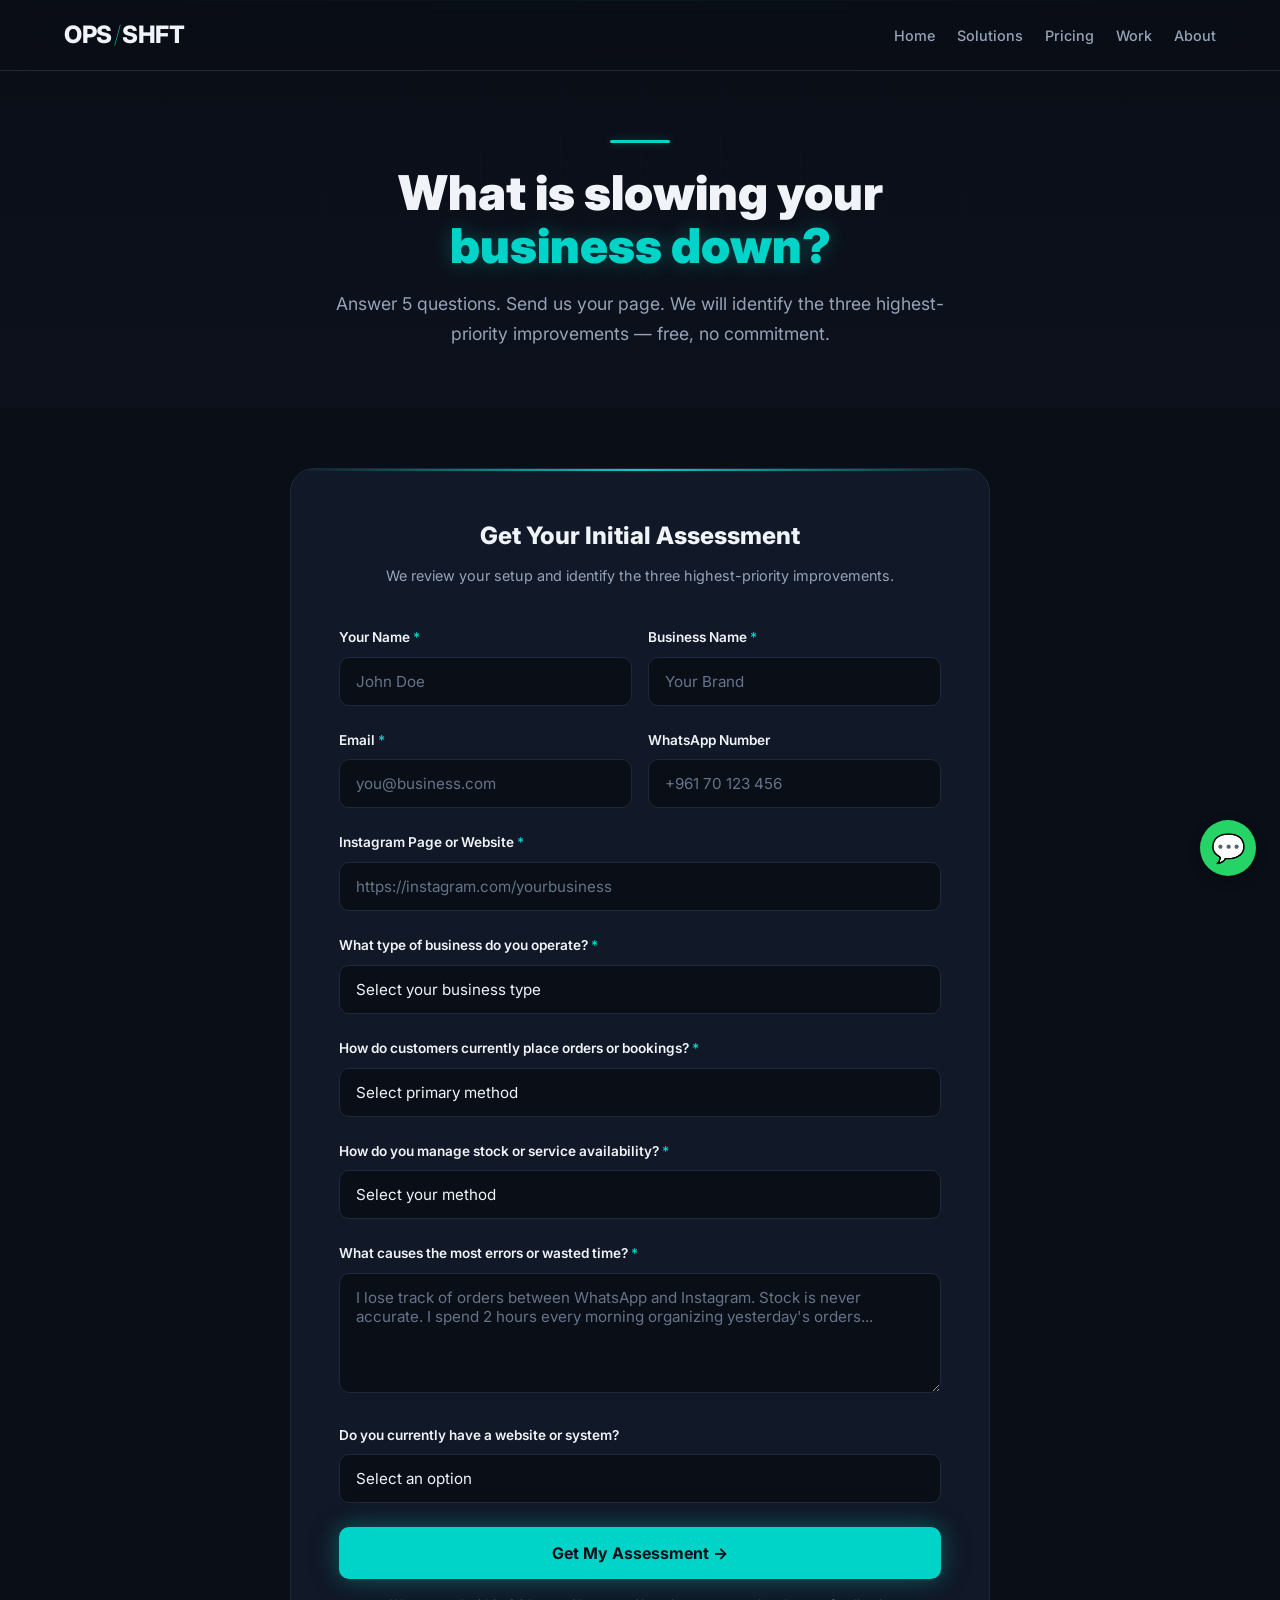
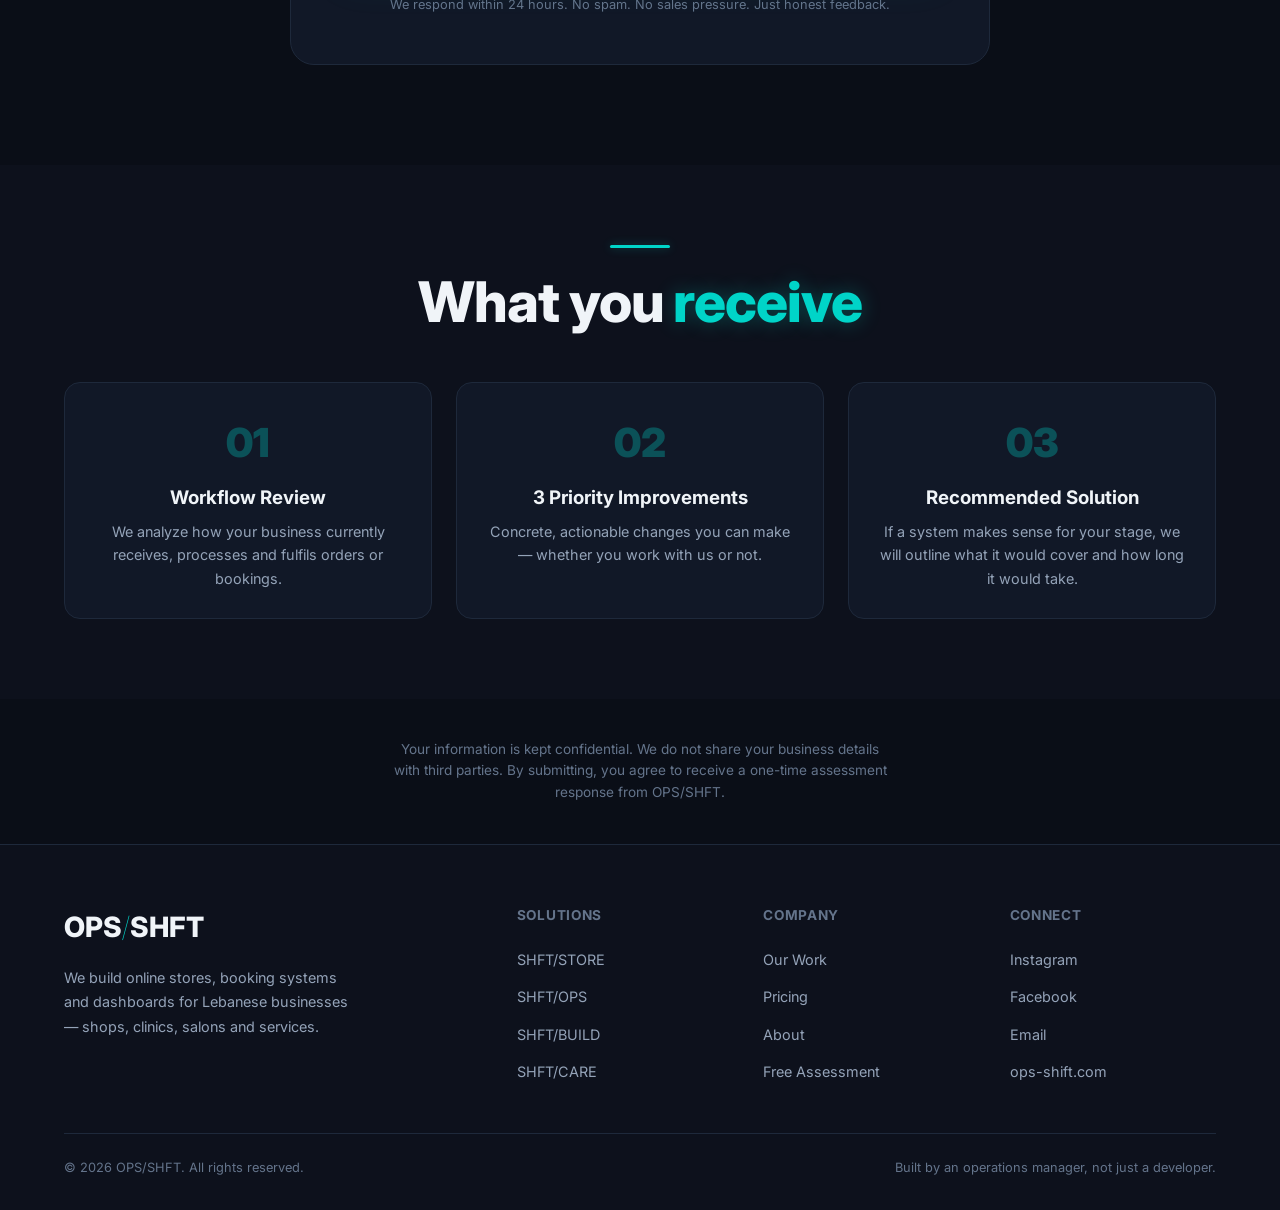
<file: assessment.html>
<!DOCTYPE html><html lang='en'><head><meta charset='UTF-8'><meta name='viewport' content='width=device-width, initial-scale=1.0'><title>Free Assessment | OPS/SHFT</title><link rel='preconnect' href='https://fonts.googleapis.com'><link rel='preconnect' href='https://fonts.gstatic.com' crossorigin><link href='https://fonts.googleapis.com/css2?family=Inter:wght@300;400;500;600;700;800;900&display=swap' rel='stylesheet'><link rel='stylesheet' href='styles.css'><style>nav{position:fixed;top:0;left:0;right:0;z-index:1000;padding:16px 0;background:rgba(10,14,23,0.8);backdrop-filter:blur(20px);border-bottom:1px solid var(--border);transition:var(--transition-base)}nav.scrolled{padding:12px 0;background:rgba(10,14,23,0.95)}.nav-inner{display:flex;align-items:center;justify-content:space-between}.logo{font-family:var(--font-display);font-size:1.5rem;font-weight:800;color:var(--text-primary);letter-spacing:-0.02em;display:flex;align-items:center;gap:2px;text-decoration:none}.logo .slash{color:var(--accent);font-weight:100;text-shadow:0 0 15px var(--accent-glow)}.nav-links{display:flex;align-items:center;gap:22px}@media(max-width:768px){.nav-links{display:none}}.nav-links a{color:var(--text-secondary);font-size:0.9rem;font-weight:500;position:relative;white-space:nowrap}.nav-links a::after{content:'';position:absolute;bottom:-4px;left:0;width:0;height:2px;background:var(--accent);transition:var(--transition-base);box-shadow:0 0 6px var(--accent-glow)}.nav-links a:hover{color:var(--text-primary)}.nav-links a:hover::after{width:100%}.nav-cta{padding:10px 24px;font-size:0.85rem}.mobile-menu-btn{display:none;background:none;border:none;color:var(--text-primary);font-size:1.5rem;cursor:pointer}@media(max-width:768px){.mobile-menu-btn{display:block}}.assessment-hero{padding:140px 0 60px;background:linear-gradient(180deg,var(--bg-primary) 0%,var(--bg-secondary) 100%);position:relative;overflow:hidden;text-align:center}.assessment-hero::before{content:'';position:absolute;top:0;left:0;right:0;height:1px;background:linear-gradient(90deg,transparent,var(--accent),transparent);opacity:0.5}.assessment-hero-grid{position:absolute;inset:0;background-image:linear-gradient(rgba(0,212,200,0.02) 1px,transparent 1px),linear-gradient(90deg,rgba(0,212,200,0.02) 1px,transparent 1px);background-size:80px 80px;mask-image:radial-gradient(ellipse at center,black 20%,transparent 70%)}.assessment-hero-inner{position:relative;z-index:2;max-width:700px;margin:0 auto}.assessment-hero .divider{margin:0 auto 24px}.assessment-title{font-family:var(--font-display);font-size:clamp(2rem,5vw,3rem);font-weight:900;line-height:1.1;margin-bottom:16px}.assessment-title .accent{color:var(--accent);text-shadow:0 0 20px var(--accent-glow)}.assessment-subtitle{font-size:1.1rem;color:var(--text-secondary);line-height:1.7}.assessment-form-section{padding:60px 0 100px}.form-wrapper{max-width:700px;margin:0 auto;background:var(--bg-card);border:1px solid var(--border);border-radius:var(--radius-xl);padding:48px;position:relative;overflow:hidden}@media(max-width:640px){.form-wrapper{padding:32px 24px}}.form-wrapper::before{content:'';position:absolute;top:0;left:0;right:0;height:2px;background:linear-gradient(90deg,transparent,var(--accent),transparent)}.form-header{text-align:center;margin-bottom:40px}.form-header h2{font-family:var(--font-display);font-size:1.5rem;font-weight:800;margin-bottom:8px}.form-header p{color:var(--text-secondary);font-size:0.9rem}.form-group{margin-bottom:24px}.form-label{display:block;font-size:0.85rem;font-weight:600;color:var(--text-primary);margin-bottom:8px}.form-label .required{color:var(--accent)}.form-input{width:100%;padding:14px 16px;background:var(--bg-primary);border:1px solid var(--border);border-radius:var(--radius-md);color:var(--text-primary);font-family:var(--font-body);font-size:0.95rem;transition:var(--transition-base)}.form-input::placeholder{color:var(--text-muted)}.form-input:focus{outline:none;border-color:var(--accent);box-shadow:0 0 0 3px var(--accent-dim)}.form-input:hover{border-color:var(--border-hover)}textarea.form-input{min-height:120px;resize:vertical}.form-select{width:100%;padding:14px 16px;background:var(--bg-primary);border:1px solid var(--border);border-radius:var(--radius-md);color:var(--text-primary);font-family:var(--font-body);font-size:0.95rem;transition:var(--transition-base);cursor:pointer;appearance:none;background-image:url('data:image/svg+xml,<svg xmlns= http://www.w3.org/2000/svg  width= 16  height= 16  fill= %2394a3b8  viewBox= 0 0 16 16 ><path d= M1.646 4.646a.5.5 0 0 1 .708 0L8 10.293l5.646-5.647a.5.5 0 0 1 .708.708l-6 6a.5.5 0 0 1-.708 0l-6-6a.5.5 0 0 1 0-.708z /></svg>');background-repeat:no-repeat;background-position:right 16px center;padding-right:44px}.form-select:focus{outline:none;border-color:var(--accent);box-shadow:0 0 0 3px var(--accent-dim)}.form-select option{background:var(--bg-primary);color:var(--text-primary)}.form-row{display:grid;grid-template-columns:1fr 1fr;gap:16px}@media(max-width:640px){.form-row{grid-template-columns:1fr}}.form-submit{width:100%;padding:16px;font-size:1rem}.form-note{margin-top:16px;font-size:0.8rem;color:var(--text-muted);text-align:center}.what-you-get{padding:80px 0;background:var(--bg-secondary)}.what-you-get-header{text-align:center;margin-bottom:48px}.get-grid{display:grid;grid-template-columns:repeat(3,1fr);gap:24px}@media(max-width:768px){.get-grid{grid-template-columns:1fr}}.get-card{background:var(--bg-card);border:1px solid var(--border);border-radius:var(--radius-lg);padding:28px;text-align:center}.get-num{font-family:var(--font-display);font-size:2.5rem;font-weight:900;color:var(--accent);opacity:0.3;margin-bottom:8px}.get-title{font-weight:700;margin-bottom:8px}.get-desc{color:var(--text-secondary);font-size:0.9rem;line-height:1.6}.privacy-note{padding:40px 0;text-align:center}.privacy-note p{color:var(--text-muted);font-size:0.85rem;max-width:500px;margin:0 auto;line-height:1.6}.privacy-note a{color:var(--accent)}.whatsapp-float{position:fixed;bottom:24px;right:24px;z-index:9996;width:56px;height:56px;border-radius:50%;background:#25d366;display:flex;align-items:center;justify-content:center;color:#fff;font-size:1.75rem;box-shadow:0 4px 12px rgba(0,0,0,0.3);transition:var(--transition-base)}.whatsapp-float:hover{transform:scale(1.1)}@media(min-width:769px){.whatsapp-float{display:none}}footer{background:var(--bg-secondary);border-top:1px solid var(--border);padding:60px 0 32px}.footer-grid{display:grid;grid-template-columns:2fr 1fr 1fr 1fr;gap:40px;margin-bottom:48px}@media(max-width:768px){.footer-grid{grid-template-columns:1fr 1fr}}.footer-logo{font-size:1.75rem;font-weight:800;margin-bottom:16px;display:inline-block;color:var(--text-primary);text-decoration:none}.footer-logo .slash{color:var(--accent);font-weight:100}.footer-desc{color:var(--text-secondary);font-size:0.9rem;line-height:1.7;max-width:300px}.footer-title{font-size:0.85rem;font-weight:700;text-transform:uppercase;letter-spacing:0.05em;color:var(--text-muted);margin-bottom:20px}.footer-links{list-style:none;display:flex;flex-direction:column;gap:12px}.footer-links a{color:var(--text-secondary);font-size:0.9rem;text-decoration:none;transition:var(--transition-base)}.footer-links a:hover{color:var(--accent)}.footer-bottom{border-top:1px solid var(--border);padding-top:24px;display:flex;justify-content:space-between;align-items:center;flex-wrap:wrap;gap:16px}.footer-bottom p{color:var(--text-muted);font-size:0.8rem}</style></head><body><div class='scanline-overlay'></div><div class='noise-overlay'></div><div class='cursor-glow' id='cursorGlow'></div><div class='page-transition' id='pageTransition'><div class='page-transition-overlay'></div><div class='page-transition-slash'>/</div></div><nav id='navbar'><div class='container nav-inner'><a href='index.html' class='logo' data-transition>OPS<span class='slash'>/</span>SHFT</a><div class='nav-links' id='navLinks'><a href='index.html' data-transition>Home</a><a href='solutions.html' data-transition>Solutions</a><a href='pricing.html' data-transition>Pricing</a><a href='work.html' data-transition>Work</a><a href='about.html' data-transition>About</a></div><button class='mobile-menu-btn' id='mobileMenuBtn'>☰</button></div></nav><main><section class='assessment-hero'><div class='assessment-hero-grid'></div><div class='container assessment-hero-inner'><div class='divider'></div><h1 class='assessment-title'>What is slowing your<br><span class='accent'>business down?</span></h1><p class='assessment-subtitle'>Answer 5 questions. Send us your page. We will identify the three highest-priority improvements — free, no commitment.</p></div></section><section class='assessment-form-section'><div class='container'><div class='form-wrapper'><div class='form-header'><h2>Get Your Initial Assessment</h2><p>We review your setup and identify the three highest-priority improvements.</p></div><form id='assessmentForm'><div class='form-row'><div class='form-group'><label class='form-label'>Your Name <span class='required'>*</span></label><input type='text' class='form-input' name='name' placeholder='John Doe' required></div><div class='form-group'><label class='form-label'>Business Name <span class='required'>*</span></label><input type='text' class='form-input' name='business' placeholder='Your Brand' required></div></div><div class='form-row'><div class='form-group'><label class='form-label'>Email <span class='required'>*</span></label><input type='email' class='form-input' name='email' placeholder='you@business.com' required></div><div class='form-group'><label class='form-label'>WhatsApp Number</label><input type='tel' class='form-input' name='phone' placeholder='+961 70 123 456'></div></div><div class='form-group'><label class='form-label'>Instagram Page or Website <span class='required'>*</span></label><input type='url' class='form-input' name='link' placeholder='https://instagram.com/yourbusiness' required></div><div class='form-group'><label class='form-label'>What type of business do you operate? <span class='required'>*</span></label><select class='form-select' name='business_type' required><option value='' disabled selected>Select your business type</option><option value='retail'>Retail / Boutique</option><option value='babywear'>Babywear / Kids</option><option value='fashion'>Fashion / Apparel</option><option value='cosmetics'>Cosmetics / Beauty</option><option value='gadgets'>Gadgets / Electronics</option><option value='food'>Food / Restaurant</option><option value='services'>Services / Clinic / Salon</option><option value='other'>Other</option></select></div><div class='form-group'><label class='form-label'>How do customers currently place orders or bookings? <span class='required'>*</span></label><select class='form-select' name='order_method' required><option value='' disabled selected>Select primary method</option><option value='whatsapp'>WhatsApp only</option><option value='instagram'>Instagram DMs</option><option value='phone'>Phone calls</option><option value='website'>Website (limited)</option><option value='mixed'>Mix of channels</option><option value='none'>No online orders yet</option></select></div><div class='form-group'><label class='form-label'>How do you manage stock or service availability? <span class='required'>*</span></label><select class='form-select' name='stock_method' required><option value='' disabled selected>Select your method</option><option value='notebook'>Physical notebook</option><option value='excel'>Excel / Spreadsheet</option><option value='memory'>Memory / mental tracking</option><option value='app'>Inventory app (limited)</option><option value='system'>Connected system</option><option value='none'>No tracking</option></select></div><div class='form-group'><label class='form-label'>What causes the most errors or wasted time? <span class='required'>*</span></label><textarea class='form-input' name='pain_point' placeholder='I lose track of orders between WhatsApp and Instagram. Stock is never accurate. I spend 2 hours every morning organizing yesterday&#39;s orders...' required></textarea></div><div class='form-group'><label class='form-label'>Do you currently have a website or system?</label><select class='form-select' name='has_website'><option value='' disabled selected>Select an option</option><option value='none'>No website</option><option value='instagram'>Instagram page only</option><option value='basic'>Basic website / landing page</option><option value='shopify'>Shopify / WooCommerce</option><option value='custom'>Custom system (needs upgrade)</option></select></div><button type='submit' class='btn btn-primary form-submit'>Get My Assessment →</button><p class='form-note'>We respond within 24 hours. No spam. No sales pressure. Just honest feedback.</p></form></div></div></section><section class='what-you-get'><div class='container'><div class='what-you-get-header'><div class='divider mx-auto'></div><h2 class='section-title text-center'>What you <span class='accent'>receive</span></h2></div><div class='get-grid'><div class='get-card'><div class='get-num'>01</div><h3 class='get-title'>Workflow Review</h3><p class='get-desc'>We analyze how your business currently receives, processes and fulfils orders or bookings.</p></div><div class='get-card'><div class='get-num'>02</div><h3 class='get-title'>3 Priority Improvements</h3><p class='get-desc'>Concrete, actionable changes you can make — whether you work with us or not.</p></div><div class='get-card'><div class='get-num'>03</div><h3 class='get-title'>Recommended Solution</h3><p class='get-desc'>If a system makes sense for your stage, we will outline what it would cover and how long it would take.</p></div></div></div></section><section class='privacy-note'><div class='container'><p>Your information is kept confidential. We do not share your business details with third parties. By submitting, you agree to receive a one-time assessment response from OPS/SHFT.</p></div></section></main><a href='https://wa.me/96171787205' class='whatsapp-float' target='_blank' rel='noopener' aria-label='WhatsApp'>💬</a><footer><div class='container'><div class='footer-grid'><div><a href='index.html' class='footer-logo' data-transition>OPS<span class='slash'>/</span>SHFT</a><p class='footer-desc'>We build online stores, booking systems and dashboards for Lebanese businesses — shops, clinics, salons and services.</p></div><div><h4 class='footer-title'>Solutions</h4><ul class='footer-links'><li><a href='store.html' data-transition>SHFT/STORE</a></li><li><a href='ops.html' data-transition>SHFT/OPS</a></li><li><a href='build.html' data-transition>SHFT/BUILD</a></li><li><a href='pricing.html#retainer' data-transition>SHFT/CARE</a></li></ul></div><div><h4 class='footer-title'>Company</h4><ul class='footer-links'><li><a href='work.html' data-transition>Our Work</a></li><li><a href='pricing.html' data-transition>Pricing</a></li><li><a href='about.html' data-transition>About</a></li><li><a href='assessment.html' data-transition>Free Assessment</a></li></ul></div><div><h4 class='footer-title'>Connect</h4><ul class='footer-links'><li><a href='https://instagram.com/ops.shift.studio' target='_blank' rel='noopener'>Instagram</a></li><li><a href='https://facebook.com/ops/shift studio' target='_blank' rel='noopener'>Facebook</a></li><li><a href='mailto:ops-shift-studio@gmail.com'>Email</a></li><li><a href='https://ops-shift.com'>ops-shift.com</a></li></ul></div></div><div class='footer-bottom'><p>© 2026 OPS/SHFT. All rights reserved.</p><p>Built by an operations manager, not just a developer.</p></div></div></footer><script>document.addEventListener('DOMContentLoaded',()=>{const _mb=document.getElementById('mobileMenuBtn');const _nl=document.getElementById('navLinks');if(_mb&&_nl){_mb.addEventListener('click',()=>{_nl.classList.toggle('open')});_nl.querySelectorAll('a').forEach(a=>a.addEventListener('click',()=>_nl.classList.remove('open')));}const navbar=document.getElementById('navbar');window.addEventListener('scroll',()=>{if(window.scrollY>50){navbar.classList.add('scrolled')}else{navbar.classList.remove('scrolled')}});const cursorGlow=document.getElementById('cursorGlow');let mouseX=0,mouseY=0,currentX=0,currentY=0;document.addEventListener('mousemove',(e)=>{mouseX=e.clientX;mouseY=e.clientY;cursorGlow.classList.add('active')});function animateCursor(){currentX+=(mouseX-currentX)*0.1;currentY+=(mouseY-currentY)*0.1;cursorGlow.style.left=currentX+'px';cursorGlow.style.top=currentY+'px';requestAnimationFrame(animateCursor)}animateCursor();document.addEventListener('mouseleave',()=>cursorGlow.classList.remove('active'));const transition=document.getElementById('pageTransition');document.querySelectorAll('a[data-transition]').forEach(link=>{link.addEventListener('click',(e)=>{const href=link.getAttribute('href');if(href&&href.startsWith('http'))return;if(href&&href.startsWith('#'))return;e.preventDefault();transition.classList.add('active');setTimeout(()=>{window.location.href=href},500)})});function showSentBanner(){const w=document.querySelector('.form-wrapper');if(w.querySelector('.sent-banner'))return;const d=document.createElement('div');d.className='sent-banner';d.style.cssText='padding:14px 18px;margin-bottom:24px;border:1px solid var(--accent);border-radius:var(--radius-md);background:var(--accent-dim);color:var(--accent);font-weight:600;text-align:center';d.textContent='Assessment request sent ✓ We will get back to you within 24 hours.';w.insertBefore(d,w.firstChild);d.scrollIntoView({behavior:'smooth',block:'center'});}if(new URLSearchParams(location.search).get('sent')){showSentBanner();}const aform=document.getElementById('assessmentForm');const GF='https://docs.google.com/forms/d/e/1FAIpQLScV5yJ_NT5o7T8SqzLjhCZaO8f1XkRpoO4640BslFvatman3w/formResponse';const GMAP={name:'entry.134811136',business:'entry.1677728956',email:'entry.1972066212',phone:'entry.1239435929',link:'entry.1766139717',business_type:'entry.1803302636',order_method:'entry.966112729',stock_method:'entry.866505789',pain_point:'entry.1137491507',has_website:'entry.786041751'};aform.addEventListener('submit',(e)=>{e.preventDefault();const btn=aform.querySelector('.form-submit');btn.disabled=true;btn.textContent='Sending...';const fd=new URLSearchParams();Object.keys(GMAP).forEach(k=>{const el=aform.querySelector("[name='"+k+"']");if(!el)return;let val=el.value;if(el.tagName==='SELECT'&&val){val=el.options[el.selectedIndex].text;}fd.append(GMAP[k],val||'');});fetch(GF,{method:'POST',mode:'no-cors',headers:{'Content-Type':'application/x-www-form-urlencoded'},body:fd.toString()}).then(()=>{showSentBanner();aform.reset();btn.disabled=false;btn.textContent='Get My Assessment →';}).catch(()=>{btn.disabled=false;btn.textContent='Get My Assessment →';alert('Could not send. Please try again or reach us on WhatsApp.');});});const observer=new IntersectionObserver((entries)=>{entries.forEach(entry=>{if(entry.isIntersecting){entry.target.style.opacity='1';entry.target.style.transform='translateY(0)';observer.unobserve(entry.target)}})},{threshold:0.1});document.querySelectorAll('.get-card, .form-wrapper').forEach(el=>{el.style.opacity='0';el.style.transform='translateY(30px)';el.style.transition='opacity 0.6s ease, transform 0.6s ease';observer.observe(el)})});</script></body></html>
</file>
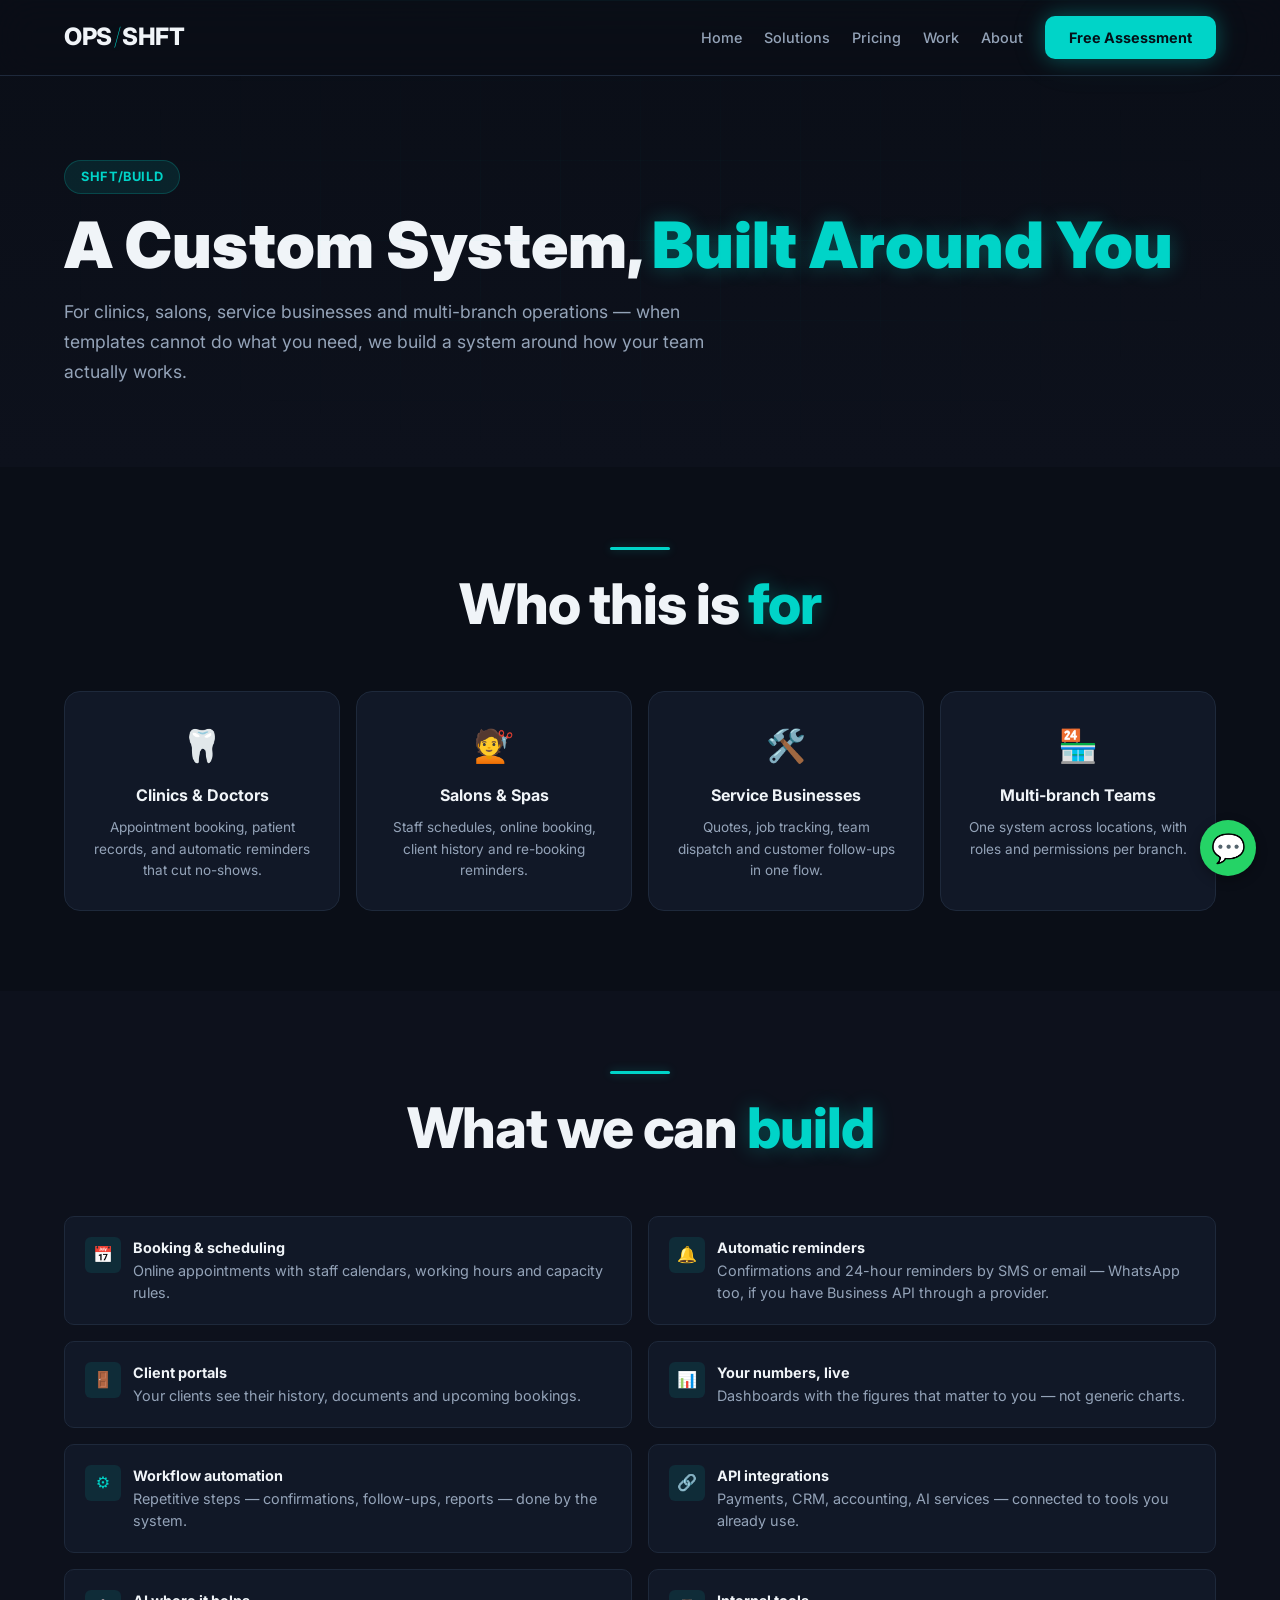
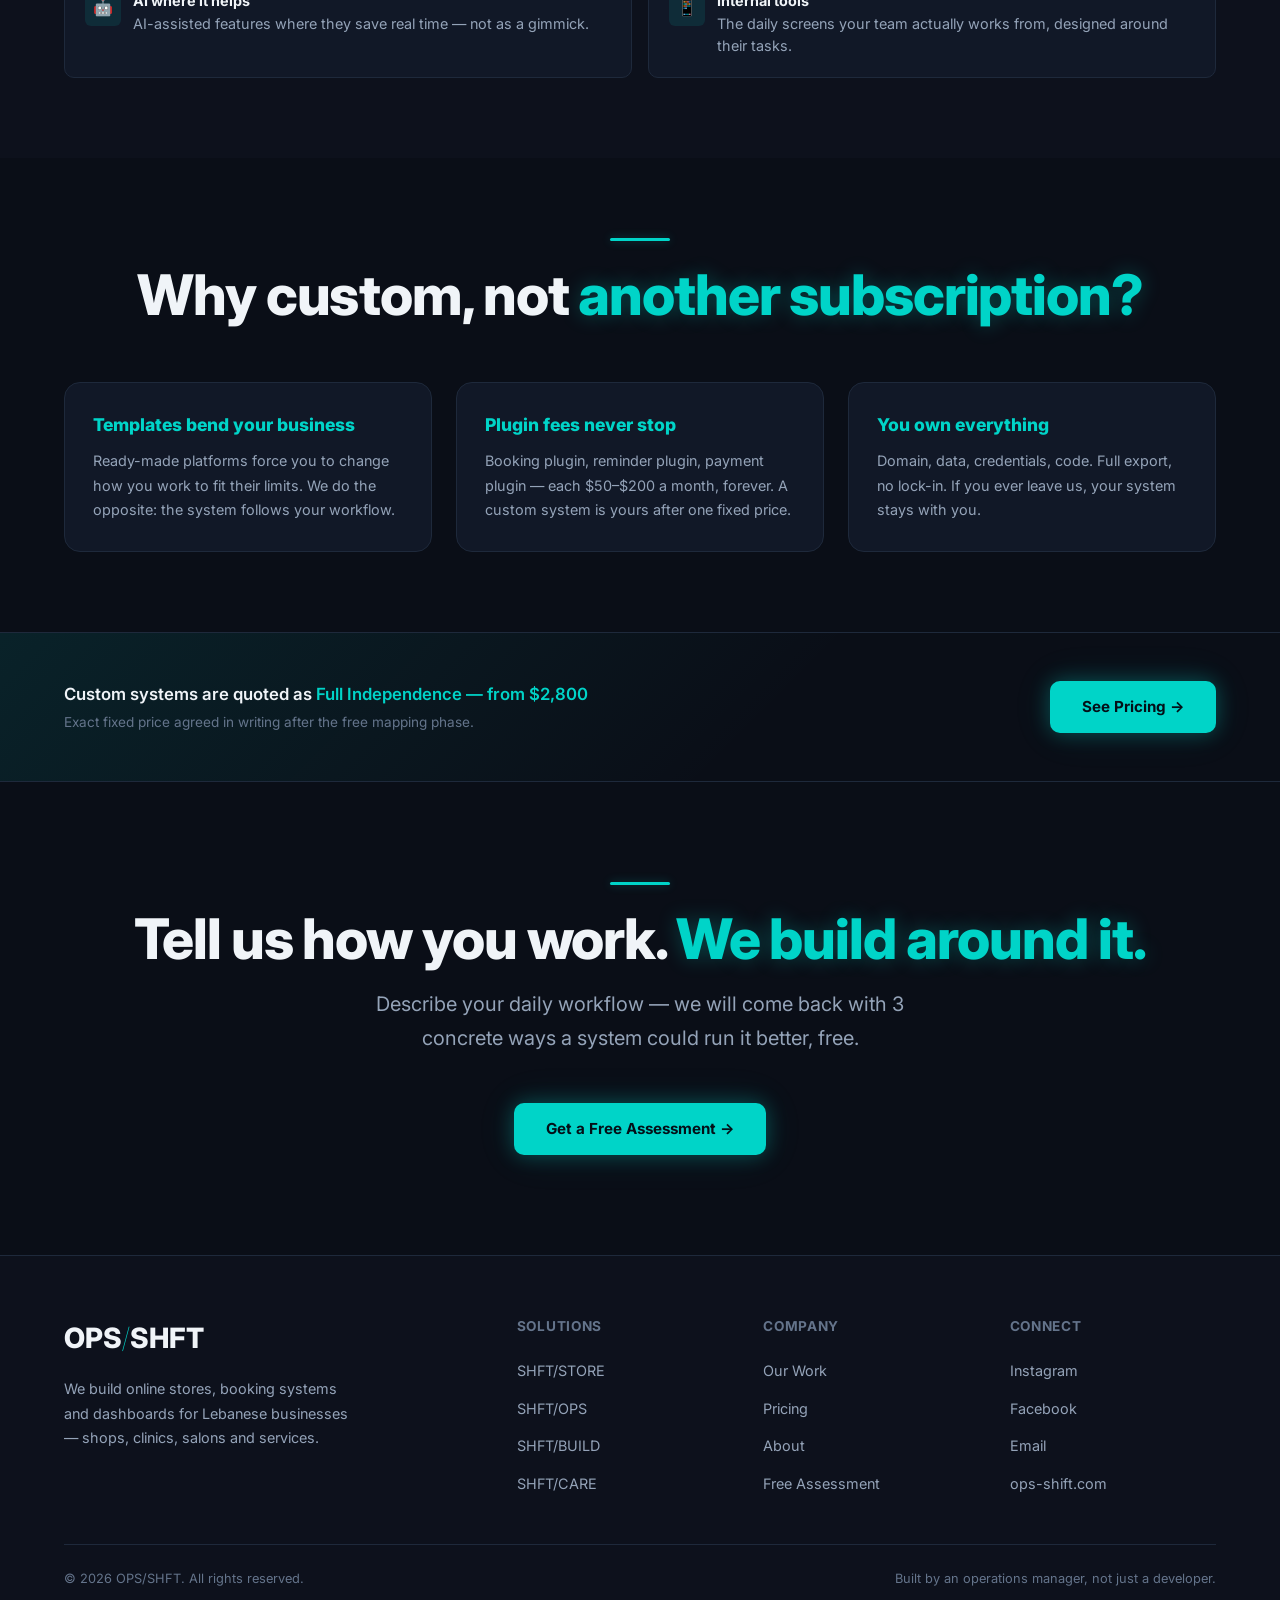
<file: build.html>
<!DOCTYPE html><html lang='en'><head><meta charset='UTF-8'><meta name='viewport' content='width=device-width, initial-scale=1.0'><title>SHFT/BUILD — Custom Booking &amp; Business Systems | OPS/SHFT</title><link rel='preconnect' href='https://fonts.googleapis.com'><link rel='preconnect' href='https://fonts.gstatic.com' crossorigin><link href='https://fonts.googleapis.com/css2?family=Inter:wght@300;400;500;600;700;800;900&display=swap' rel='stylesheet'><link rel='stylesheet' href='styles.css'><style>nav{position:fixed;top:0;left:0;right:0;z-index:1000;padding:16px 0;background:rgba(10,14,23,0.8);backdrop-filter:blur(20px);border-bottom:1px solid var(--border);transition:var(--transition-base)}nav.scrolled{padding:12px 0;background:rgba(10,14,23,0.95)}.nav-inner{display:flex;align-items:center;justify-content:space-between}.logo{font-family:var(--font-display);font-size:1.5rem;font-weight:800;color:var(--text-primary);letter-spacing:-0.02em;display:flex;align-items:center;gap:2px;text-decoration:none}.logo .slash{color:var(--accent);font-weight:100;text-shadow:0 0 15px var(--accent-glow)}.nav-links{display:flex;align-items:center;gap:22px}@media(max-width:768px){.nav-links{display:none}}.nav-links a{color:var(--text-secondary);font-size:0.9rem;font-weight:500;position:relative;white-space:nowrap}.nav-links a::after{content:'';position:absolute;bottom:-4px;left:0;width:0;height:2px;background:var(--accent);transition:var(--transition-base);box-shadow:0 0 6px var(--accent-glow)}.nav-links a:hover{color:var(--text-primary)}.nav-links a:hover::after{width:100%}.nav-cta{padding:10px 24px;font-size:0.85rem}.mobile-menu-btn{display:none;background:none;border:none;color:var(--text-primary);font-size:1.5rem;cursor:pointer}@media(max-width:768px){.mobile-menu-btn{display:block}}.page-hero{padding:160px 0 80px;background:linear-gradient(180deg,var(--bg-primary) 0%,var(--bg-secondary) 100%);position:relative;overflow:hidden}.page-hero::before{content:'';position:absolute;top:0;left:0;right:0;height:1px;background:linear-gradient(90deg,transparent,var(--accent),transparent);opacity:0.5}.page-hero-grid{position:absolute;inset:0;background-image:linear-gradient(rgba(0,212,200,0.02) 1px,transparent 1px),linear-gradient(90deg,rgba(0,212,200,0.02) 1px,transparent 1px);background-size:80px 80px;mask-image:radial-gradient(ellipse at center,black 20%,transparent 70%)}.page-badge{display:inline-flex;padding:6px 16px;background:var(--accent-dim);border:1px solid rgba(0,212,200,0.2);border-radius:100px;font-size:0.8rem;font-weight:700;color:var(--accent);letter-spacing:0.05em;text-transform:uppercase;margin-bottom:16px}.page-title{font-family:var(--font-display);font-size:clamp(2.5rem,5vw,4rem);font-weight:900;line-height:1.1;margin-bottom:16px}.page-title .accent{color:var(--accent);text-shadow:0 0 20px var(--accent-glow)}.page-subtitle{font-size:1.1rem;color:var(--text-secondary);max-width:640px;line-height:1.7}.band{padding:80px 0}.band-alt{padding:80px 0;background:var(--bg-secondary)}.band-header{text-align:center;margin-bottom:56px}.feature-grid{display:grid;grid-template-columns:repeat(2,1fr);gap:16px}@media(max-width:640px){.feature-grid{grid-template-columns:1fr}}.feature-grid-4{display:grid;grid-template-columns:repeat(4,1fr);gap:16px}@media(max-width:1024px){.feature-grid-4{grid-template-columns:repeat(2,1fr)}}@media(max-width:640px){.feature-grid-4{grid-template-columns:1fr}}.feature-item{display:flex;align-items:flex-start;gap:12px;padding:20px;background:var(--bg-card);border:1px solid var(--border);border-radius:var(--radius-md);transition:var(--transition-base)}.feature-item:hover{border-color:var(--border-hover);transform:translateY(-3px)}.feature-icon{width:36px;height:36px;border-radius:var(--radius-sm);background:var(--accent-dim);display:flex;align-items:center;justify-content:center;color:var(--accent);font-size:1rem;flex-shrink:0}.feature-text{font-size:0.9rem;color:var(--text-secondary);line-height:1.5}.feature-text strong{color:var(--text-primary);display:block;margin-bottom:2px}.price-strip{padding:48px 0;background:linear-gradient(135deg,var(--accent-dim) 0%,transparent 60%);border-top:1px solid var(--border);border-bottom:1px solid var(--border)}.price-strip-inner{display:flex;align-items:center;justify-content:space-between;gap:24px;flex-wrap:wrap}.price-strip-text{font-size:1.05rem;color:var(--text-primary);font-weight:600}.price-strip-text span{color:var(--accent)}.price-strip-sub{color:var(--text-muted);font-size:0.85rem;margin-top:4px}.cta-final{padding:100px 0;text-align:center}.cta-final .divider{margin:0 auto 24px}.whatsapp-float{position:fixed;bottom:24px;right:24px;z-index:9996;width:56px;height:56px;border-radius:50%;background:#25d366;display:flex;align-items:center;justify-content:center;color:#fff;font-size:1.75rem;box-shadow:0 4px 12px rgba(0,0,0,0.3);transition:var(--transition-base)}.whatsapp-float:hover{transform:scale(1.1)}@media(min-width:769px){.whatsapp-float{display:none}}footer{background:var(--bg-secondary);border-top:1px solid var(--border);padding:60px 0 32px}.footer-grid{display:grid;grid-template-columns:2fr 1fr 1fr 1fr;gap:40px;margin-bottom:48px}@media(max-width:768px){.footer-grid{grid-template-columns:1fr 1fr}}.footer-logo{font-size:1.75rem;font-weight:800;margin-bottom:16px;display:inline-block;color:var(--text-primary);text-decoration:none}.footer-logo .slash{color:var(--accent);font-weight:100}.footer-desc{color:var(--text-secondary);font-size:0.9rem;line-height:1.7;max-width:300px}.footer-title{font-size:0.85rem;font-weight:700;text-transform:uppercase;letter-spacing:0.05em;color:var(--text-muted);margin-bottom:20px}.footer-links{list-style:none;display:flex;flex-direction:column;gap:12px}.footer-links a{color:var(--text-secondary);font-size:0.9rem;text-decoration:none;transition:var(--transition-base)}.footer-links a:hover{color:var(--accent)}.footer-bottom{border-top:1px solid var(--border);padding-top:24px;display:flex;justify-content:space-between;align-items:center;flex-wrap:wrap;gap:16px}.footer-bottom p{color:var(--text-muted);font-size:0.8rem}.who-grid{display:grid;grid-template-columns:repeat(4,1fr);gap:16px}@media(max-width:1024px){.who-grid{grid-template-columns:repeat(2,1fr)}}@media(max-width:640px){.who-grid{grid-template-columns:1fr}}.who-card{background:var(--bg-card);border:1px solid var(--border);border-radius:var(--radius-lg);padding:28px;text-align:center;transition:var(--transition-base)}.who-card:hover{border-color:var(--border-hover);transform:translateY(-4px)}.who-icon{font-size:2rem;margin-bottom:12px}.who-title{font-weight:700;font-family:var(--font-display);margin-bottom:8px}.who-text{font-size:0.85rem;color:var(--text-secondary);line-height:1.6}.vs-grid{display:grid;grid-template-columns:repeat(3,1fr);gap:24px}@media(max-width:768px){.vs-grid{grid-template-columns:1fr}}.vs-card{background:var(--bg-card);border:1px solid var(--border);border-radius:var(--radius-lg);padding:28px}.vs-card h3{font-family:var(--font-display);font-size:1.1rem;font-weight:800;margin-bottom:10px;color:var(--accent)}.vs-card p{color:var(--text-secondary);font-size:0.9rem;line-height:1.7}</style></head><body><div class='scanline-overlay'></div><div class='noise-overlay'></div><div class='cursor-glow' id='cursorGlow'></div><div class='page-transition' id='pageTransition'><div class='page-transition-overlay'></div><div class='page-transition-slash'>/</div></div><nav id='navbar'><div class='container nav-inner'><a href='index.html' class='logo' data-transition>OPS<span class='slash'>/</span>SHFT</a><div class='nav-links' id='navLinks'><a href='index.html' data-transition>Home</a><a href='solutions.html' data-transition>Solutions</a><a href='pricing.html' data-transition>Pricing</a><a href='work.html' data-transition>Work</a><a href='about.html' data-transition>About</a><a href='assessment.html' class='btn btn-primary nav-cta' data-transition>Free Assessment</a></div><button class='mobile-menu-btn' id='mobileMenuBtn' aria-label='Menu'>☰</button></div></nav><main><section class='page-hero'><div class='page-hero-grid'></div><div class='container'><span class='page-badge'>SHFT/BUILD</span><h1 class='page-title'>A Custom System, <span class='accent'>Built Around You</span></h1><p class='page-subtitle'>For clinics, salons, service businesses and multi-branch operations — when templates cannot do what you need, we build a system around how your team actually works.</p></div></section><section class='band'><div class='container'><div class='band-header'><div class='divider mx-auto'></div><h2 class='section-title'>Who this is <span class='accent'>for</span></h2></div><div class='who-grid'><div class='who-card'><div class='who-icon'>🦷</div><div class='who-title'>Clinics &amp; Doctors</div><div class='who-text'>Appointment booking, patient records, and automatic reminders that cut no-shows.</div></div><div class='who-card'><div class='who-icon'>💇</div><div class='who-title'>Salons &amp; Spas</div><div class='who-text'>Staff schedules, online booking, client history and re-booking reminders.</div></div><div class='who-card'><div class='who-icon'>🛠️</div><div class='who-title'>Service Businesses</div><div class='who-text'>Quotes, job tracking, team dispatch and customer follow-ups in one flow.</div></div><div class='who-card'><div class='who-icon'>🏪</div><div class='who-title'>Multi-branch Teams</div><div class='who-text'>One system across locations, with roles and permissions per branch.</div></div></div></div></section><section class='band-alt'><div class='container'><div class='band-header'><div class='divider mx-auto'></div><h2 class='section-title'>What we can <span class='accent'>build</span></h2></div><div class='feature-grid'><div class='feature-item'><div class='feature-icon'>📅</div><span class='feature-text'><strong>Booking &amp; scheduling</strong>Online appointments with staff calendars, working hours and capacity rules.</span></div><div class='feature-item'><div class='feature-icon'>🔔</div><span class='feature-text'><strong>Automatic reminders</strong>Confirmations and 24-hour reminders by SMS or email — WhatsApp too, if you have Business API through a provider.</span></div><div class='feature-item'><div class='feature-icon'>🚪</div><span class='feature-text'><strong>Client portals</strong>Your clients see their history, documents and upcoming bookings.</span></div><div class='feature-item'><div class='feature-icon'>📊</div><span class='feature-text'><strong>Your numbers, live</strong>Dashboards with the figures that matter to you — not generic charts.</span></div><div class='feature-item'><div class='feature-icon'>⚙️</div><span class='feature-text'><strong>Workflow automation</strong>Repetitive steps — confirmations, follow-ups, reports — done by the system.</span></div><div class='feature-item'><div class='feature-icon'>🔗</div><span class='feature-text'><strong>API integrations</strong>Payments, CRM, accounting, AI services — connected to tools you already use.</span></div><div class='feature-item'><div class='feature-icon'>🤖</div><span class='feature-text'><strong>AI where it helps</strong>AI-assisted features where they save real time — not as a gimmick.</span></div><div class='feature-item'><div class='feature-icon'>📱</div><span class='feature-text'><strong>Internal tools</strong>The daily screens your team actually works from, designed around their tasks.</span></div></div></div></section><section class='band'><div class='container'><div class='band-header'><div class='divider mx-auto'></div><h2 class='section-title'>Why custom, not <span class='accent'>another subscription?</span></h2></div><div class='vs-grid'><div class='vs-card'><h3>Templates bend your business</h3><p>Ready-made platforms force you to change how you work to fit their limits. We do the opposite: the system follows your workflow.</p></div><div class='vs-card'><h3>Plugin fees never stop</h3><p>Booking plugin, reminder plugin, payment plugin — each $50–$200 a month, forever. A custom system is yours after one fixed price.</p></div><div class='vs-card'><h3>You own everything</h3><p>Domain, data, credentials, code. Full export, no lock-in. If you ever leave us, your system stays with you.</p></div></div></div></section><section class='price-strip'><div class='container price-strip-inner'><div><div class='price-strip-text'>Custom systems are quoted as <span>Full Independence — from $2,800</span></div><div class='price-strip-sub'>Exact fixed price agreed in writing after the free mapping phase.</div></div><a href='pricing.html' class='btn btn-primary' data-transition>See Pricing →</a></div></section><section class='cta-final'><div class='container'><div class='divider mx-auto'></div><h2 class='section-title'>Tell us how you work. <span class='accent'>We build around it.</span></h2><p class='section-subtitle mx-auto'>Describe your daily workflow — we will come back with 3 concrete ways a system could run it better, free.</p><a href='assessment.html' class='btn btn-primary' data-transition>Get a Free Assessment →</a></div></section></main><a href='https://wa.me/96171787205' class='whatsapp-float' target='_blank' rel='noopener' aria-label='WhatsApp'>💬</a><footer><div class='container'><div class='footer-grid'><div><a href='index.html' class='footer-logo' data-transition>OPS<span class='slash'>/</span>SHFT</a><p class='footer-desc'>We build online stores, booking systems and dashboards for Lebanese businesses — shops, clinics, salons and services.</p></div><div><h4 class='footer-title'>Solutions</h4><ul class='footer-links'><li><a href='store.html' data-transition>SHFT/STORE</a></li><li><a href='ops.html' data-transition>SHFT/OPS</a></li><li><a href='build.html' data-transition>SHFT/BUILD</a></li><li><a href='pricing.html#retainer' data-transition>SHFT/CARE</a></li></ul></div><div><h4 class='footer-title'>Company</h4><ul class='footer-links'><li><a href='work.html' data-transition>Our Work</a></li><li><a href='pricing.html' data-transition>Pricing</a></li><li><a href='about.html' data-transition>About</a></li><li><a href='assessment.html' data-transition>Free Assessment</a></li></ul></div><div><h4 class='footer-title'>Connect</h4><ul class='footer-links'><li><a href='https://instagram.com/ops.shift.studio' target='_blank' rel='noopener'>Instagram</a></li><li><a href='https://facebook.com/ops/shift studio' target='_blank' rel='noopener'>Facebook</a></li><li><a href='mailto:ops-shift-studio@gmail.com'>Email</a></li><li><a href='https://ops-shift.com'>ops-shift.com</a></li></ul></div></div><div class='footer-bottom'><p>© 2026 OPS/SHFT. All rights reserved.</p><p>Built by an operations manager, not just a developer.</p></div></div></footer><script>document.addEventListener('DOMContentLoaded',()=>{const _mb=document.getElementById('mobileMenuBtn');const _nl=document.getElementById('navLinks');if(_mb&&_nl){_mb.addEventListener('click',()=>{_nl.classList.toggle('open')});_nl.querySelectorAll('a').forEach(a=>a.addEventListener('click',()=>_nl.classList.remove('open')));}const navbar=document.getElementById('navbar');window.addEventListener('scroll',()=>{if(window.scrollY>50){navbar.classList.add('scrolled')}else{navbar.classList.remove('scrolled')}});const cursorGlow=document.getElementById('cursorGlow');let mouseX=0,mouseY=0,currentX=0,currentY=0;document.addEventListener('mousemove',(e)=>{mouseX=e.clientX;mouseY=e.clientY;cursorGlow.classList.add('active')});function animateCursor(){currentX+=(mouseX-currentX)*0.1;currentY+=(mouseY-currentY)*0.1;cursorGlow.style.left=currentX+'px';cursorGlow.style.top=currentY+'px';requestAnimationFrame(animateCursor)}animateCursor();document.addEventListener('mouseleave',()=>cursorGlow.classList.remove('active'));const transition=document.getElementById('pageTransition');document.querySelectorAll('a[data-transition]').forEach(link=>{link.addEventListener('click',(e)=>{const href=link.getAttribute('href');if(href&&href.startsWith('http'))return;if(href&&href.startsWith('#'))return;e.preventDefault();transition.classList.add('active');setTimeout(()=>{window.location.href=href},500)})});const observer=new IntersectionObserver((entries)=>{entries.forEach(entry=>{if(entry.isIntersecting){entry.target.style.opacity='1';entry.target.style.transform='translateY(0)';observer.unobserve(entry.target)}})},{threshold:0.1});document.querySelectorAll('.feature-item, .price-card, .compare-row, .who-card').forEach(el=>{el.style.opacity='0';el.style.transform='translateY(30px)';el.style.transition='opacity 0.6s ease, transform 0.6s ease';observer.observe(el)})});</script></body></html>
</file>
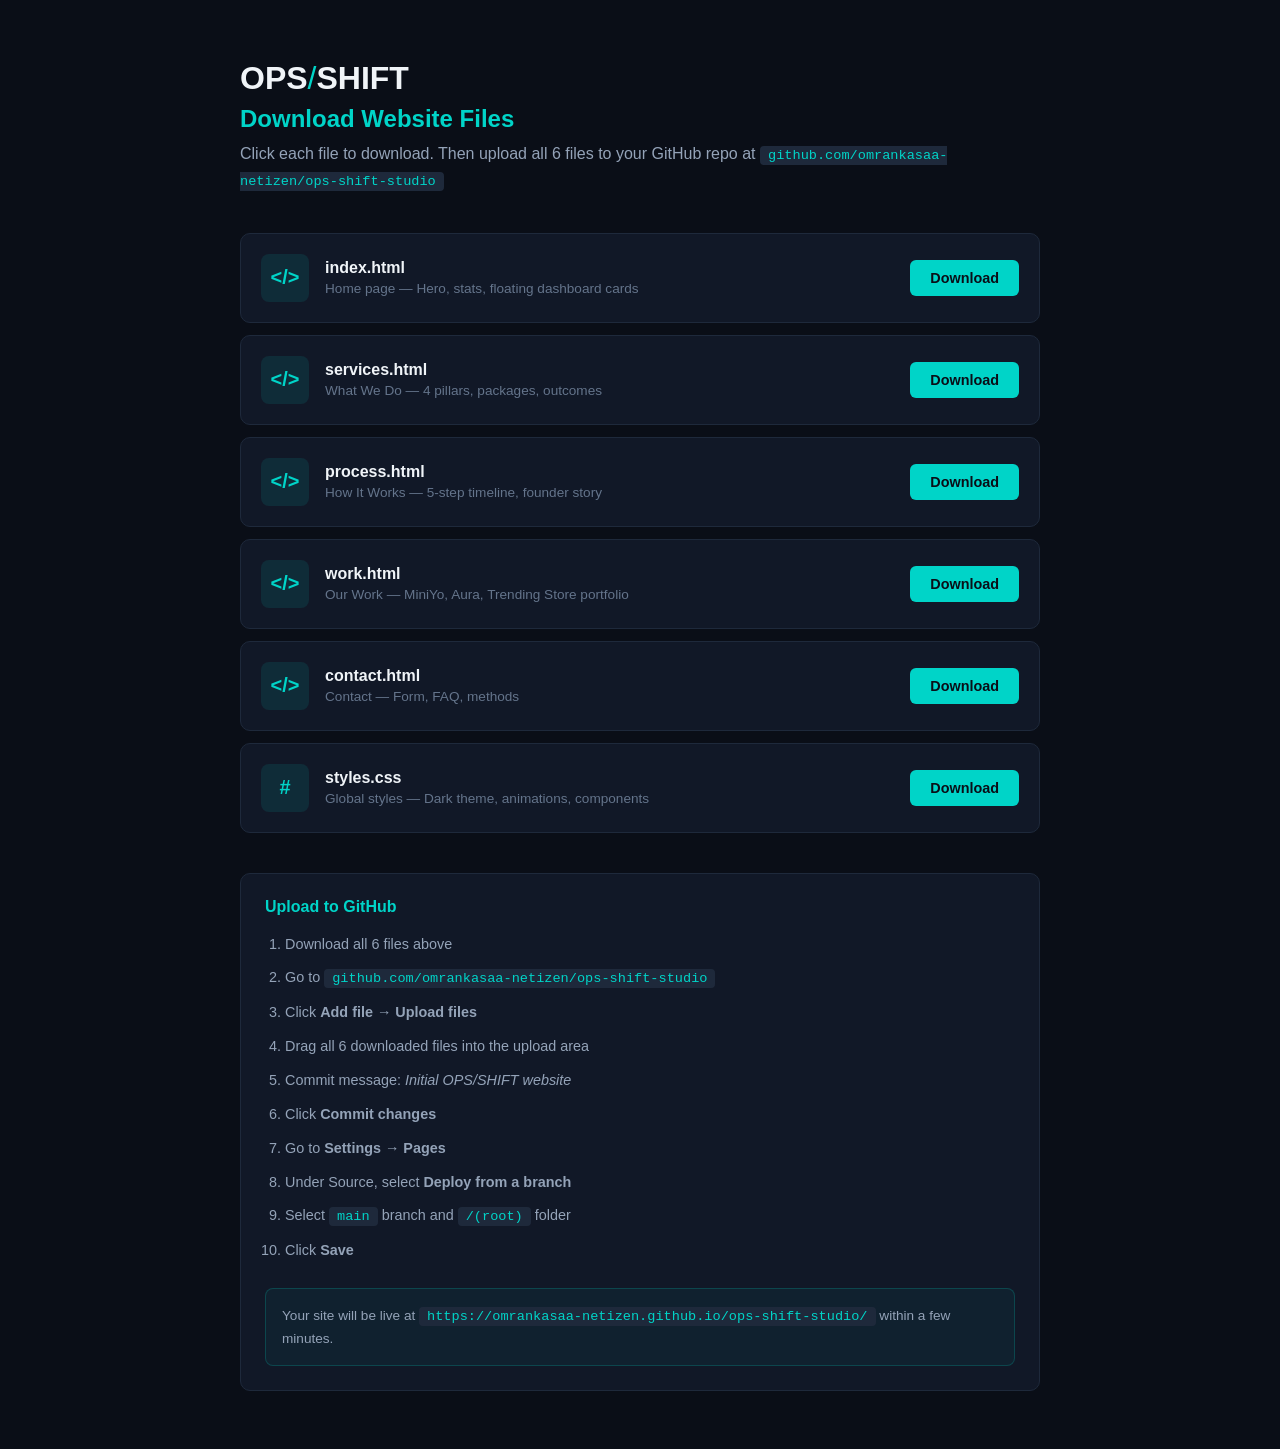
<file: download.html>
<!DOCTYPE html><html lang='en'><head><meta charset='UTF-8'><meta name='viewport' content='width=device-width, initial-scale=1.0'><title>OPS/SHIFT - Download Files</title><style>*{margin:0;padding:0;box-sizing:border-box}body{font-family:-apple-system,BlinkMacSystemFont,'Segoe UI',Roboto,Inter,sans-serif;background:#0a0e17;color:#f0f4f8;min-height:100vh;padding:60px 20px}.container{max-width:800px;margin:0 auto}.logo{font-size:2rem;font-weight:800;margin-bottom:8px}.logo span{color:#00d4c8;font-weight:300}h1{font-size:1.5rem;font-weight:700;margin-bottom:8px;color:#00d4c8}p{color:#94a3b8;margin-bottom:40px;line-height:1.6}.file-list{display:flex;flex-direction:column;gap:12px;margin-bottom:40px}.file-item{display:flex;align-items:center;gap:16px;padding:20px;background:#111827;border:1px solid #1e293b;border-radius:10px;transition:all 0.2s}.file-item:hover{border-color:#00d4c8;transform:translateX(4px)}.file-icon{width:48px;height:48px;border-radius:8px;background:rgba(0,212,200,0.1);display:flex;align-items:center;justify-content:center;color:#00d4c8;font-size:1.25rem;font-weight:700}.file-info{flex:1}.file-name{font-weight:600;font-size:1rem;margin-bottom:4px}.file-desc{color:#64748b;font-size:0.85rem}.download-btn{padding:10px 20px;background:#00d4c8;color:#0a0e17;border:none;border-radius:6px;font-weight:600;font-size:0.9rem;cursor:pointer;text-decoration:none;white-space:nowrap}.download-btn:hover{background:#00e5d4}.instructions{background:#111827;border:1px solid #1e293b;border-radius:10px;padding:24px}.instructions h3{font-size:1rem;margin-bottom:16px;color:#00d4c8}.instructions ol{padding-left:20px;color:#94a3b8;font-size:0.9rem;line-height:1.8}.instructions li{margin-bottom:8px}code{background:#1e293b;padding:2px 8px;border-radius:4px;font-size:0.85rem;color:#00d4c8}.note{margin-top:24px;padding:16px;background:rgba(0,212,200,0.05);border:1px solid rgba(0,212,200,0.2);border-radius:8px;color:#94a3b8;font-size:0.85rem;line-height:1.6}</style></head><body><div class='container'><div class='logo'>OPS<span>/</span>SHIFT</div><h1>Download Website Files</h1><p>Click each file to download. Then upload all 6 files to your GitHub repo at <code>github.com/omrankasaa-netizen/ops-shift-studio</code></p><div class='file-list'><div class='file-item'><div class='file-icon'>&lt;/&gt;</div><div class='file-info'><div class='file-name'>index.html</div><div class='file-desc'>Home page — Hero, stats, floating dashboard cards</div></div><a href='ops-shift/index.html' download class='download-btn'>Download</a></div><div class='file-item'><div class='file-icon'>&lt;/&gt;</div><div class='file-info'><div class='file-name'>services.html</div><div class='file-desc'>What We Do — 4 pillars, packages, outcomes</div></div><a href='ops-shift/services.html' download class='download-btn'>Download</a></div><div class='file-item'><div class='file-icon'>&lt;/&gt;</div><div class='file-info'><div class='file-name'>process.html</div><div class='file-desc'>How It Works — 5-step timeline, founder story</div></div><a href='ops-shift/process.html' download class='download-btn'>Download</a></div><div class='file-item'><div class='file-icon'>&lt;/&gt;</div><div class='file-info'><div class='file-name'>work.html</div><div class='file-desc'>Our Work — MiniYo, Aura, Trending Store portfolio</div></div><a href='ops-shift/work.html' download class='download-btn'>Download</a></div><div class='file-item'><div class='file-icon'>&lt;/&gt;</div><div class='file-info'><div class='file-name'>contact.html</div><div class='file-desc'>Contact — Form, FAQ, methods</div></div><a href='ops-shift/contact.html' download class='download-btn'>Download</a></div><div class='file-item'><div class='file-icon'>#</div><div class='file-info'><div class='file-name'>styles.css</div><div class='file-desc'>Global styles — Dark theme, animations, components</div></div><a href='ops-shift/styles.css' download class='download-btn'>Download</a></div></div><div class='instructions'><h3>Upload to GitHub</h3><ol><li>Download all 6 files above</li><li>Go to <code>github.com/omrankasaa-netizen/ops-shift-studio</code></li><li>Click <strong>Add file → Upload files</strong></li><li>Drag all 6 downloaded files into the upload area</li><li>Commit message: <em>Initial OPS/SHIFT website</em></li><li>Click <strong>Commit changes</strong></li><li>Go to <strong>Settings → Pages</strong></li><li>Under Source, select <strong>Deploy from a branch</strong></li><li>Select <code>main</code> branch and <code>/(root)</code> folder</li><li>Click <strong>Save</strong></li></ol><div class='note'>Your site will be live at <code>https://omrankasaa-netizen.github.io/ops-shift-studio/</code> within a few minutes.</div></div></div><script type="module" src="https://static.cloudflareinsights.com/beacon.min.js/v4513226cdae34746b4dedf0b4dfa099e1781791509496" integrity="sha512-ZE9pZaUXND66v380QUtch/5sE9tPFh2zg45pR2PB0CVkCtOREv2AJKkSidISWkysEuQ0EH8faUU5du78bx87UQ==" data-cf-beacon='{"version":"2024.11.0","token":"4655f3c58dd6497fb7ddb85b68480db7"}' crossorigin="anonymous"></script>
</body></html>
</file>
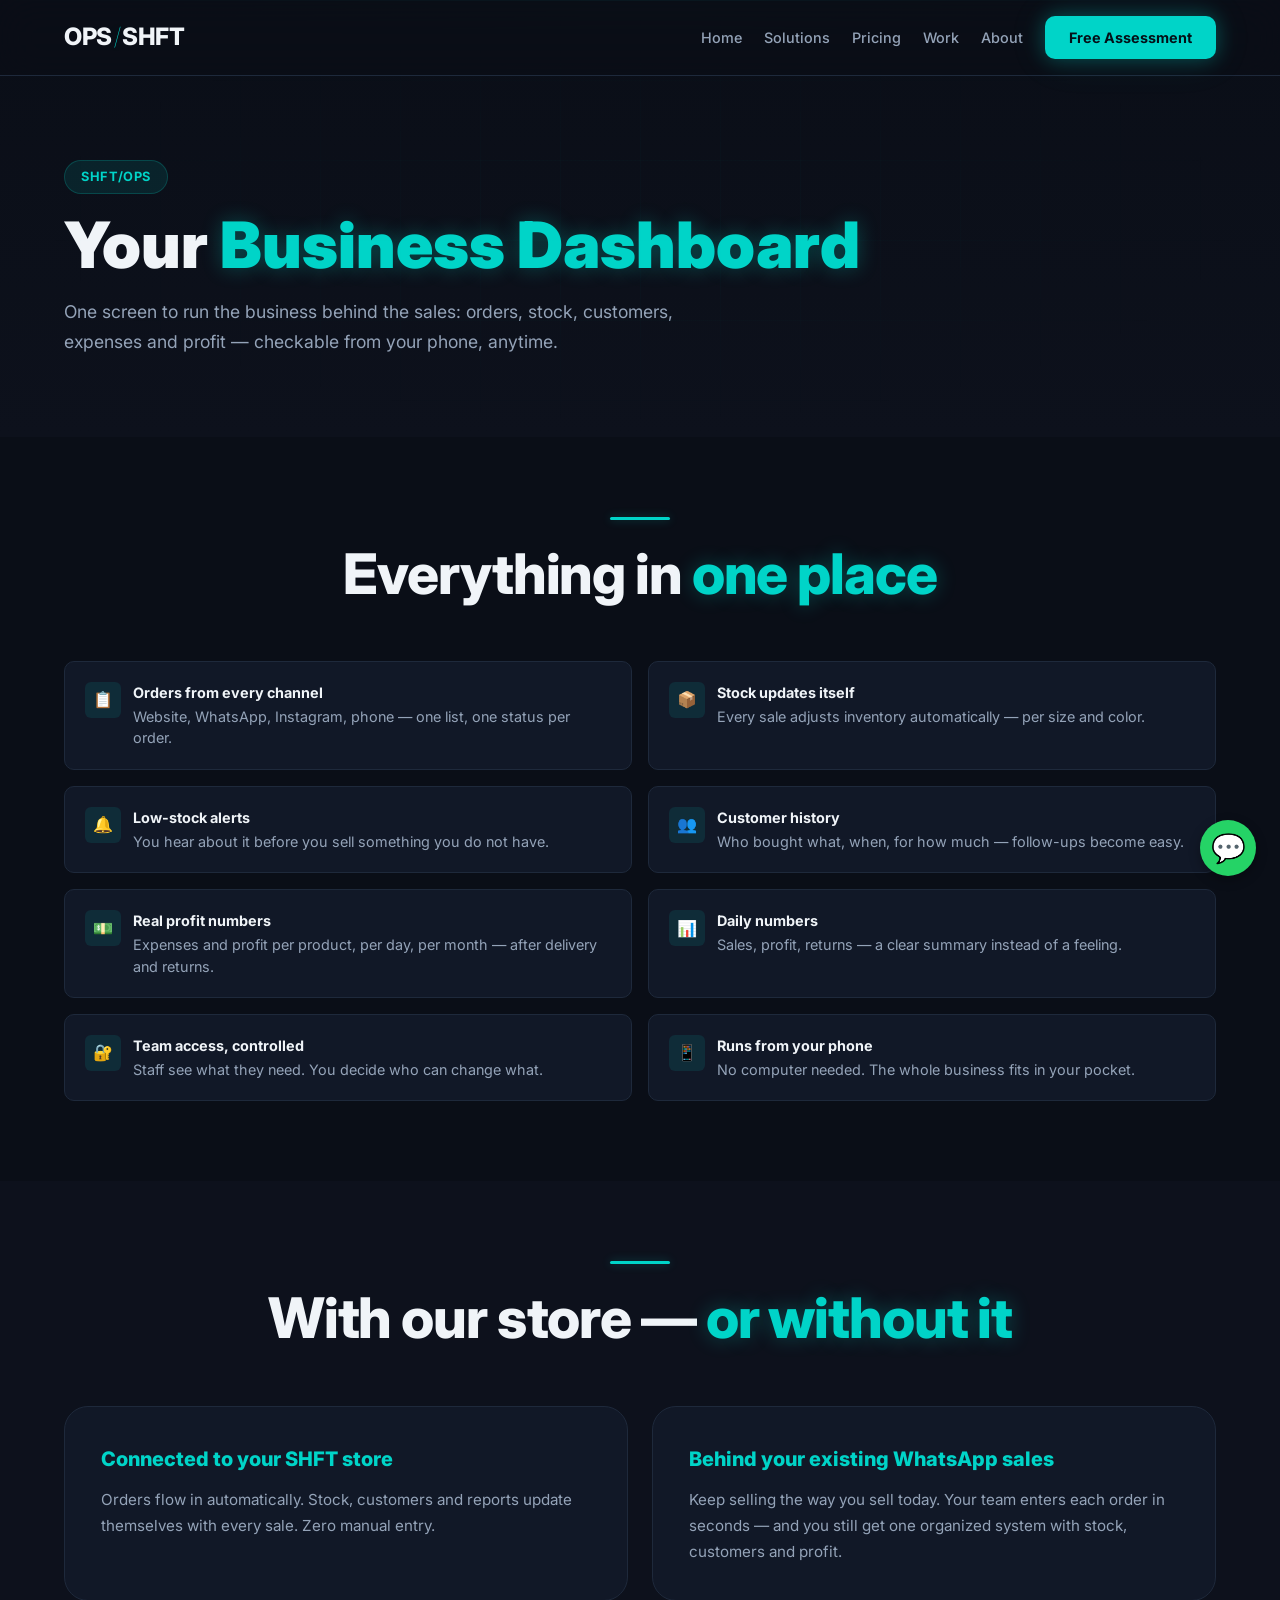
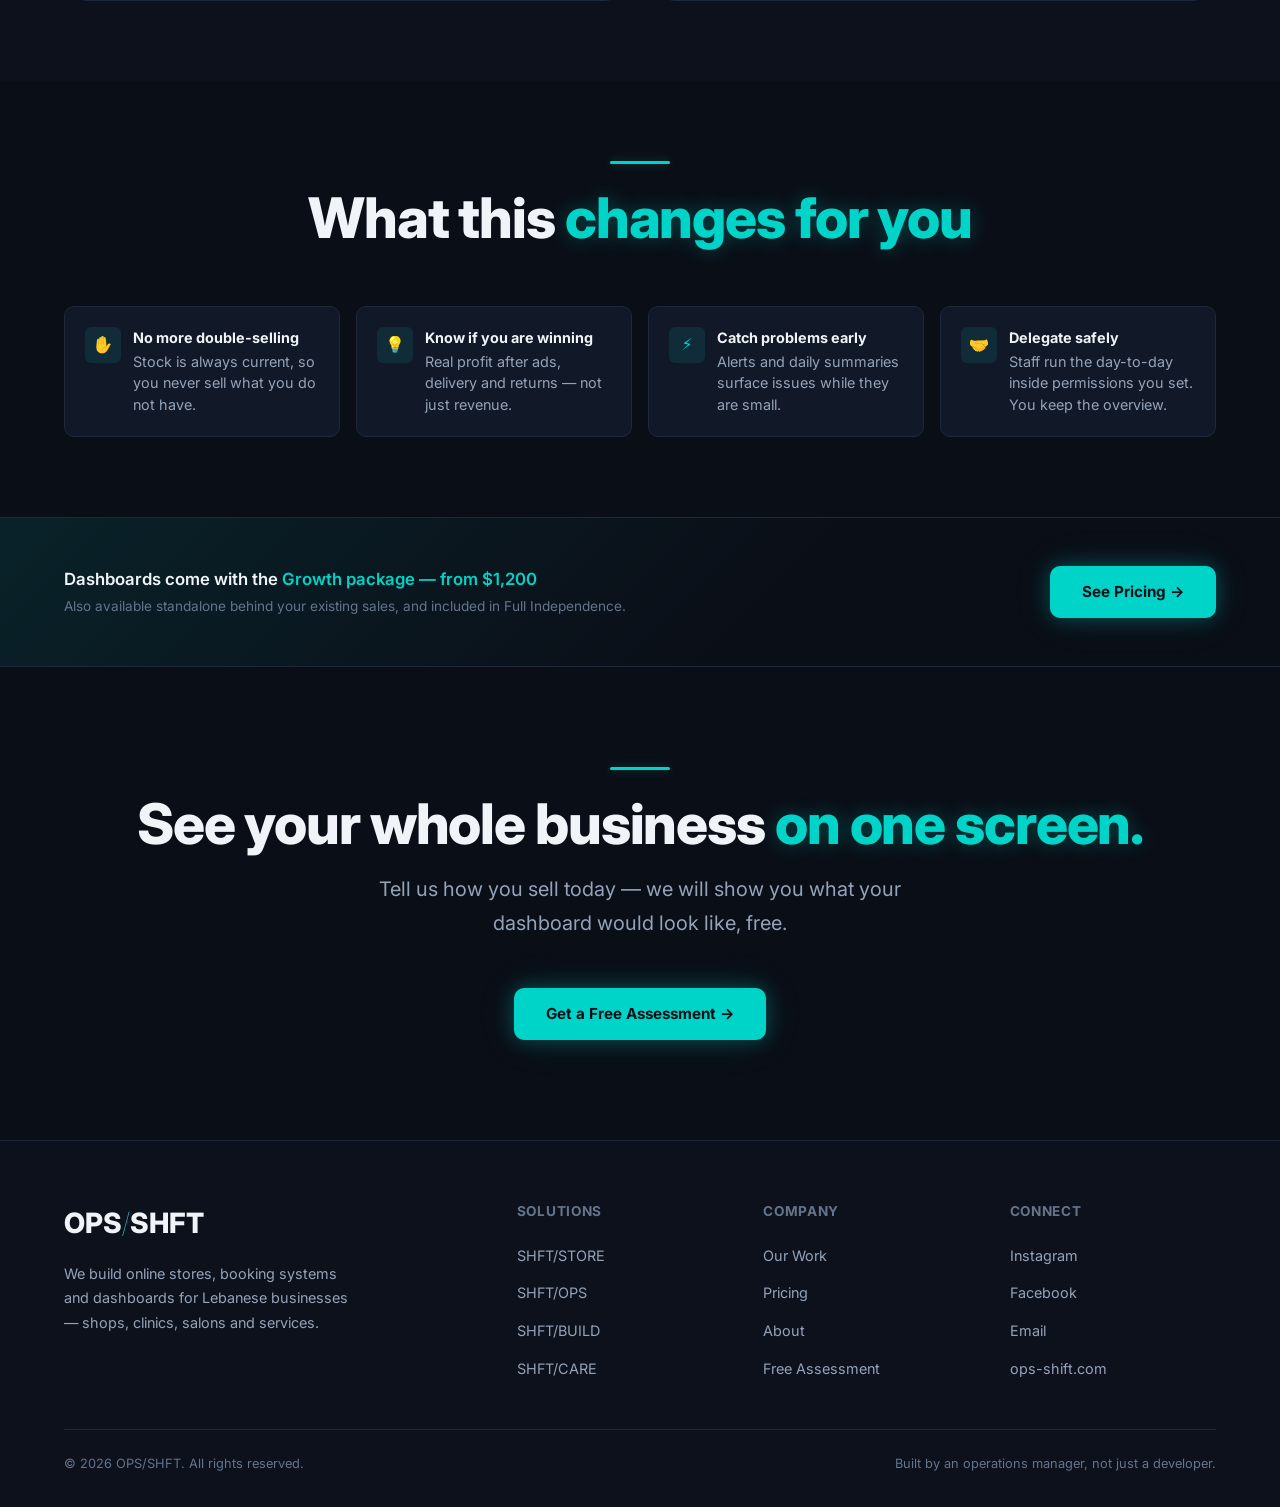
<file: ops.html>
<!DOCTYPE html><html lang='en'><head><meta charset='UTF-8'><meta name='viewport' content='width=device-width, initial-scale=1.0'><title>SHFT/OPS — Your Business Dashboard | OPS/SHFT</title><link rel='preconnect' href='https://fonts.googleapis.com'><link rel='preconnect' href='https://fonts.gstatic.com' crossorigin><link href='https://fonts.googleapis.com/css2?family=Inter:wght@300;400;500;600;700;800;900&display=swap' rel='stylesheet'><link rel='stylesheet' href='styles.css'><style>nav{position:fixed;top:0;left:0;right:0;z-index:1000;padding:16px 0;background:rgba(10,14,23,0.8);backdrop-filter:blur(20px);border-bottom:1px solid var(--border);transition:var(--transition-base)}nav.scrolled{padding:12px 0;background:rgba(10,14,23,0.95)}.nav-inner{display:flex;align-items:center;justify-content:space-between}.logo{font-family:var(--font-display);font-size:1.5rem;font-weight:800;color:var(--text-primary);letter-spacing:-0.02em;display:flex;align-items:center;gap:2px;text-decoration:none}.logo .slash{color:var(--accent);font-weight:100;text-shadow:0 0 15px var(--accent-glow)}.nav-links{display:flex;align-items:center;gap:22px}@media(max-width:768px){.nav-links{display:none}}.nav-links a{color:var(--text-secondary);font-size:0.9rem;font-weight:500;position:relative;white-space:nowrap}.nav-links a::after{content:'';position:absolute;bottom:-4px;left:0;width:0;height:2px;background:var(--accent);transition:var(--transition-base);box-shadow:0 0 6px var(--accent-glow)}.nav-links a:hover{color:var(--text-primary)}.nav-links a:hover::after{width:100%}.nav-cta{padding:10px 24px;font-size:0.85rem}.mobile-menu-btn{display:none;background:none;border:none;color:var(--text-primary);font-size:1.5rem;cursor:pointer}@media(max-width:768px){.mobile-menu-btn{display:block}}.page-hero{padding:160px 0 80px;background:linear-gradient(180deg,var(--bg-primary) 0%,var(--bg-secondary) 100%);position:relative;overflow:hidden}.page-hero::before{content:'';position:absolute;top:0;left:0;right:0;height:1px;background:linear-gradient(90deg,transparent,var(--accent),transparent);opacity:0.5}.page-hero-grid{position:absolute;inset:0;background-image:linear-gradient(rgba(0,212,200,0.02) 1px,transparent 1px),linear-gradient(90deg,rgba(0,212,200,0.02) 1px,transparent 1px);background-size:80px 80px;mask-image:radial-gradient(ellipse at center,black 20%,transparent 70%)}.page-badge{display:inline-flex;padding:6px 16px;background:var(--accent-dim);border:1px solid rgba(0,212,200,0.2);border-radius:100px;font-size:0.8rem;font-weight:700;color:var(--accent);letter-spacing:0.05em;text-transform:uppercase;margin-bottom:16px}.page-title{font-family:var(--font-display);font-size:clamp(2.5rem,5vw,4rem);font-weight:900;line-height:1.1;margin-bottom:16px}.page-title .accent{color:var(--accent);text-shadow:0 0 20px var(--accent-glow)}.page-subtitle{font-size:1.1rem;color:var(--text-secondary);max-width:640px;line-height:1.7}.band{padding:80px 0}.band-alt{padding:80px 0;background:var(--bg-secondary)}.band-header{text-align:center;margin-bottom:56px}.feature-grid{display:grid;grid-template-columns:repeat(2,1fr);gap:16px}@media(max-width:640px){.feature-grid{grid-template-columns:1fr}}.feature-grid-4{display:grid;grid-template-columns:repeat(4,1fr);gap:16px}@media(max-width:1024px){.feature-grid-4{grid-template-columns:repeat(2,1fr)}}@media(max-width:640px){.feature-grid-4{grid-template-columns:1fr}}.feature-item{display:flex;align-items:flex-start;gap:12px;padding:20px;background:var(--bg-card);border:1px solid var(--border);border-radius:var(--radius-md);transition:var(--transition-base)}.feature-item:hover{border-color:var(--border-hover);transform:translateY(-3px)}.feature-icon{width:36px;height:36px;border-radius:var(--radius-sm);background:var(--accent-dim);display:flex;align-items:center;justify-content:center;color:var(--accent);font-size:1rem;flex-shrink:0}.feature-text{font-size:0.9rem;color:var(--text-secondary);line-height:1.5}.feature-text strong{color:var(--text-primary);display:block;margin-bottom:2px}.price-strip{padding:48px 0;background:linear-gradient(135deg,var(--accent-dim) 0%,transparent 60%);border-top:1px solid var(--border);border-bottom:1px solid var(--border)}.price-strip-inner{display:flex;align-items:center;justify-content:space-between;gap:24px;flex-wrap:wrap}.price-strip-text{font-size:1.05rem;color:var(--text-primary);font-weight:600}.price-strip-text span{color:var(--accent)}.price-strip-sub{color:var(--text-muted);font-size:0.85rem;margin-top:4px}.cta-final{padding:100px 0;text-align:center}.cta-final .divider{margin:0 auto 24px}.whatsapp-float{position:fixed;bottom:24px;right:24px;z-index:9996;width:56px;height:56px;border-radius:50%;background:#25d366;display:flex;align-items:center;justify-content:center;color:#fff;font-size:1.75rem;box-shadow:0 4px 12px rgba(0,0,0,0.3);transition:var(--transition-base)}.whatsapp-float:hover{transform:scale(1.1)}@media(min-width:769px){.whatsapp-float{display:none}}footer{background:var(--bg-secondary);border-top:1px solid var(--border);padding:60px 0 32px}.footer-grid{display:grid;grid-template-columns:2fr 1fr 1fr 1fr;gap:40px;margin-bottom:48px}@media(max-width:768px){.footer-grid{grid-template-columns:1fr 1fr}}.footer-logo{font-size:1.75rem;font-weight:800;margin-bottom:16px;display:inline-block;color:var(--text-primary);text-decoration:none}.footer-logo .slash{color:var(--accent);font-weight:100}.footer-desc{color:var(--text-secondary);font-size:0.9rem;line-height:1.7;max-width:300px}.footer-title{font-size:0.85rem;font-weight:700;text-transform:uppercase;letter-spacing:0.05em;color:var(--text-muted);margin-bottom:20px}.footer-links{list-style:none;display:flex;flex-direction:column;gap:12px}.footer-links a{color:var(--text-secondary);font-size:0.9rem;text-decoration:none;transition:var(--transition-base)}.footer-links a:hover{color:var(--accent)}.footer-bottom{border-top:1px solid var(--border);padding-top:24px;display:flex;justify-content:space-between;align-items:center;flex-wrap:wrap;gap:16px}.footer-bottom p{color:var(--text-muted);font-size:0.8rem}.two-cards{display:grid;grid-template-columns:1fr 1fr;gap:24px}@media(max-width:768px){.two-cards{grid-template-columns:1fr}}.big-card{background:var(--bg-card);border:1px solid var(--border);border-radius:var(--radius-xl);padding:36px;transition:var(--transition-base)}.big-card:hover{border-color:var(--border-hover);transform:translateY(-4px)}.big-card h3{font-family:var(--font-display);font-size:1.25rem;font-weight:800;margin-bottom:12px;color:var(--accent)}.big-card p{color:var(--text-secondary);font-size:0.95rem;line-height:1.7}</style></head><body><div class='scanline-overlay'></div><div class='noise-overlay'></div><div class='cursor-glow' id='cursorGlow'></div><div class='page-transition' id='pageTransition'><div class='page-transition-overlay'></div><div class='page-transition-slash'>/</div></div><nav id='navbar'><div class='container nav-inner'><a href='index.html' class='logo' data-transition>OPS<span class='slash'>/</span>SHFT</a><div class='nav-links' id='navLinks'><a href='index.html' data-transition>Home</a><a href='solutions.html' data-transition>Solutions</a><a href='pricing.html' data-transition>Pricing</a><a href='work.html' data-transition>Work</a><a href='about.html' data-transition>About</a><a href='assessment.html' class='btn btn-primary nav-cta' data-transition>Free Assessment</a></div><button class='mobile-menu-btn' id='mobileMenuBtn' aria-label='Menu'>☰</button></div></nav><main><section class='page-hero'><div class='page-hero-grid'></div><div class='container'><span class='page-badge'>SHFT/OPS</span><h1 class='page-title'>Your <span class='accent'>Business Dashboard</span></h1><p class='page-subtitle'>One screen to run the business behind the sales: orders, stock, customers, expenses and profit — checkable from your phone, anytime.</p></div></section><section class='band'><div class='container'><div class='band-header'><div class='divider mx-auto'></div><h2 class='section-title'>Everything in <span class='accent'>one place</span></h2></div><div class='feature-grid'><div class='feature-item'><div class='feature-icon'>📋</div><span class='feature-text'><strong>Orders from every channel</strong>Website, WhatsApp, Instagram, phone — one list, one status per order.</span></div><div class='feature-item'><div class='feature-icon'>📦</div><span class='feature-text'><strong>Stock updates itself</strong>Every sale adjusts inventory automatically — per size and color.</span></div><div class='feature-item'><div class='feature-icon'>🔔</div><span class='feature-text'><strong>Low-stock alerts</strong>You hear about it before you sell something you do not have.</span></div><div class='feature-item'><div class='feature-icon'>👥</div><span class='feature-text'><strong>Customer history</strong>Who bought what, when, for how much — follow-ups become easy.</span></div><div class='feature-item'><div class='feature-icon'>💵</div><span class='feature-text'><strong>Real profit numbers</strong>Expenses and profit per product, per day, per month — after delivery and returns.</span></div><div class='feature-item'><div class='feature-icon'>📊</div><span class='feature-text'><strong>Daily numbers</strong>Sales, profit, returns — a clear summary instead of a feeling.</span></div><div class='feature-item'><div class='feature-icon'>🔐</div><span class='feature-text'><strong>Team access, controlled</strong>Staff see what they need. You decide who can change what.</span></div><div class='feature-item'><div class='feature-icon'>📱</div><span class='feature-text'><strong>Runs from your phone</strong>No computer needed. The whole business fits in your pocket.</span></div></div></div></section><section class='band-alt'><div class='container'><div class='band-header'><div class='divider mx-auto'></div><h2 class='section-title'>With our store — <span class='accent'>or without it</span></h2></div><div class='two-cards'><div class='big-card'><h3>Connected to your SHFT store</h3><p>Orders flow in automatically. Stock, customers and reports update themselves with every sale. Zero manual entry.</p></div><div class='big-card'><h3>Behind your existing WhatsApp sales</h3><p>Keep selling the way you sell today. Your team enters each order in seconds — and you still get one organized system with stock, customers and profit.</p></div></div></div></section><section class='band'><div class='container'><div class='band-header'><div class='divider mx-auto'></div><h2 class='section-title'>What this <span class='accent'>changes for you</span></h2></div><div class='feature-grid-4'><div class='feature-item'><div class='feature-icon'>✋</div><span class='feature-text'><strong>No more double-selling</strong>Stock is always current, so you never sell what you do not have.</span></div><div class='feature-item'><div class='feature-icon'>💡</div><span class='feature-text'><strong>Know if you are winning</strong>Real profit after ads, delivery and returns — not just revenue.</span></div><div class='feature-item'><div class='feature-icon'>⚡</div><span class='feature-text'><strong>Catch problems early</strong>Alerts and daily summaries surface issues while they are small.</span></div><div class='feature-item'><div class='feature-icon'>🤝</div><span class='feature-text'><strong>Delegate safely</strong>Staff run the day-to-day inside permissions you set. You keep the overview.</span></div></div></div></section><section class='price-strip'><div class='container price-strip-inner'><div><div class='price-strip-text'>Dashboards come with the <span>Growth package — from $1,200</span></div><div class='price-strip-sub'>Also available standalone behind your existing sales, and included in Full Independence.</div></div><a href='pricing.html' class='btn btn-primary' data-transition>See Pricing →</a></div></section><section class='cta-final'><div class='container'><div class='divider mx-auto'></div><h2 class='section-title'>See your whole business <span class='accent'>on one screen.</span></h2><p class='section-subtitle mx-auto'>Tell us how you sell today — we will show you what your dashboard would look like, free.</p><a href='assessment.html' class='btn btn-primary' data-transition>Get a Free Assessment →</a></div></section></main><a href='https://wa.me/96171787205' class='whatsapp-float' target='_blank' rel='noopener' aria-label='WhatsApp'>💬</a><footer><div class='container'><div class='footer-grid'><div><a href='index.html' class='footer-logo' data-transition>OPS<span class='slash'>/</span>SHFT</a><p class='footer-desc'>We build online stores, booking systems and dashboards for Lebanese businesses — shops, clinics, salons and services.</p></div><div><h4 class='footer-title'>Solutions</h4><ul class='footer-links'><li><a href='store.html' data-transition>SHFT/STORE</a></li><li><a href='ops.html' data-transition>SHFT/OPS</a></li><li><a href='build.html' data-transition>SHFT/BUILD</a></li><li><a href='pricing.html#retainer' data-transition>SHFT/CARE</a></li></ul></div><div><h4 class='footer-title'>Company</h4><ul class='footer-links'><li><a href='work.html' data-transition>Our Work</a></li><li><a href='pricing.html' data-transition>Pricing</a></li><li><a href='about.html' data-transition>About</a></li><li><a href='assessment.html' data-transition>Free Assessment</a></li></ul></div><div><h4 class='footer-title'>Connect</h4><ul class='footer-links'><li><a href='https://instagram.com/ops.shift.studio' target='_blank' rel='noopener'>Instagram</a></li><li><a href='https://facebook.com/ops/shift studio' target='_blank' rel='noopener'>Facebook</a></li><li><a href='mailto:ops-shift-studio@gmail.com'>Email</a></li><li><a href='https://ops-shift.com'>ops-shift.com</a></li></ul></div></div><div class='footer-bottom'><p>© 2026 OPS/SHFT. All rights reserved.</p><p>Built by an operations manager, not just a developer.</p></div></div></footer><script>document.addEventListener('DOMContentLoaded',()=>{const _mb=document.getElementById('mobileMenuBtn');const _nl=document.getElementById('navLinks');if(_mb&&_nl){_mb.addEventListener('click',()=>{_nl.classList.toggle('open')});_nl.querySelectorAll('a').forEach(a=>a.addEventListener('click',()=>_nl.classList.remove('open')));}const navbar=document.getElementById('navbar');window.addEventListener('scroll',()=>{if(window.scrollY>50){navbar.classList.add('scrolled')}else{navbar.classList.remove('scrolled')}});const cursorGlow=document.getElementById('cursorGlow');let mouseX=0,mouseY=0,currentX=0,currentY=0;document.addEventListener('mousemove',(e)=>{mouseX=e.clientX;mouseY=e.clientY;cursorGlow.classList.add('active')});function animateCursor(){currentX+=(mouseX-currentX)*0.1;currentY+=(mouseY-currentY)*0.1;cursorGlow.style.left=currentX+'px';cursorGlow.style.top=currentY+'px';requestAnimationFrame(animateCursor)}animateCursor();document.addEventListener('mouseleave',()=>cursorGlow.classList.remove('active'));const transition=document.getElementById('pageTransition');document.querySelectorAll('a[data-transition]').forEach(link=>{link.addEventListener('click',(e)=>{const href=link.getAttribute('href');if(href&&href.startsWith('http'))return;if(href&&href.startsWith('#'))return;e.preventDefault();transition.classList.add('active');setTimeout(()=>{window.location.href=href},500)})});const observer=new IntersectionObserver((entries)=>{entries.forEach(entry=>{if(entry.isIntersecting){entry.target.style.opacity='1';entry.target.style.transform='translateY(0)';observer.unobserve(entry.target)}})},{threshold:0.1});document.querySelectorAll('.feature-item, .price-card, .compare-row, .who-card').forEach(el=>{el.style.opacity='0';el.style.transform='translateY(30px)';el.style.transition='opacity 0.6s ease, transform 0.6s ease';observer.observe(el)})});</script></body></html>
</file>
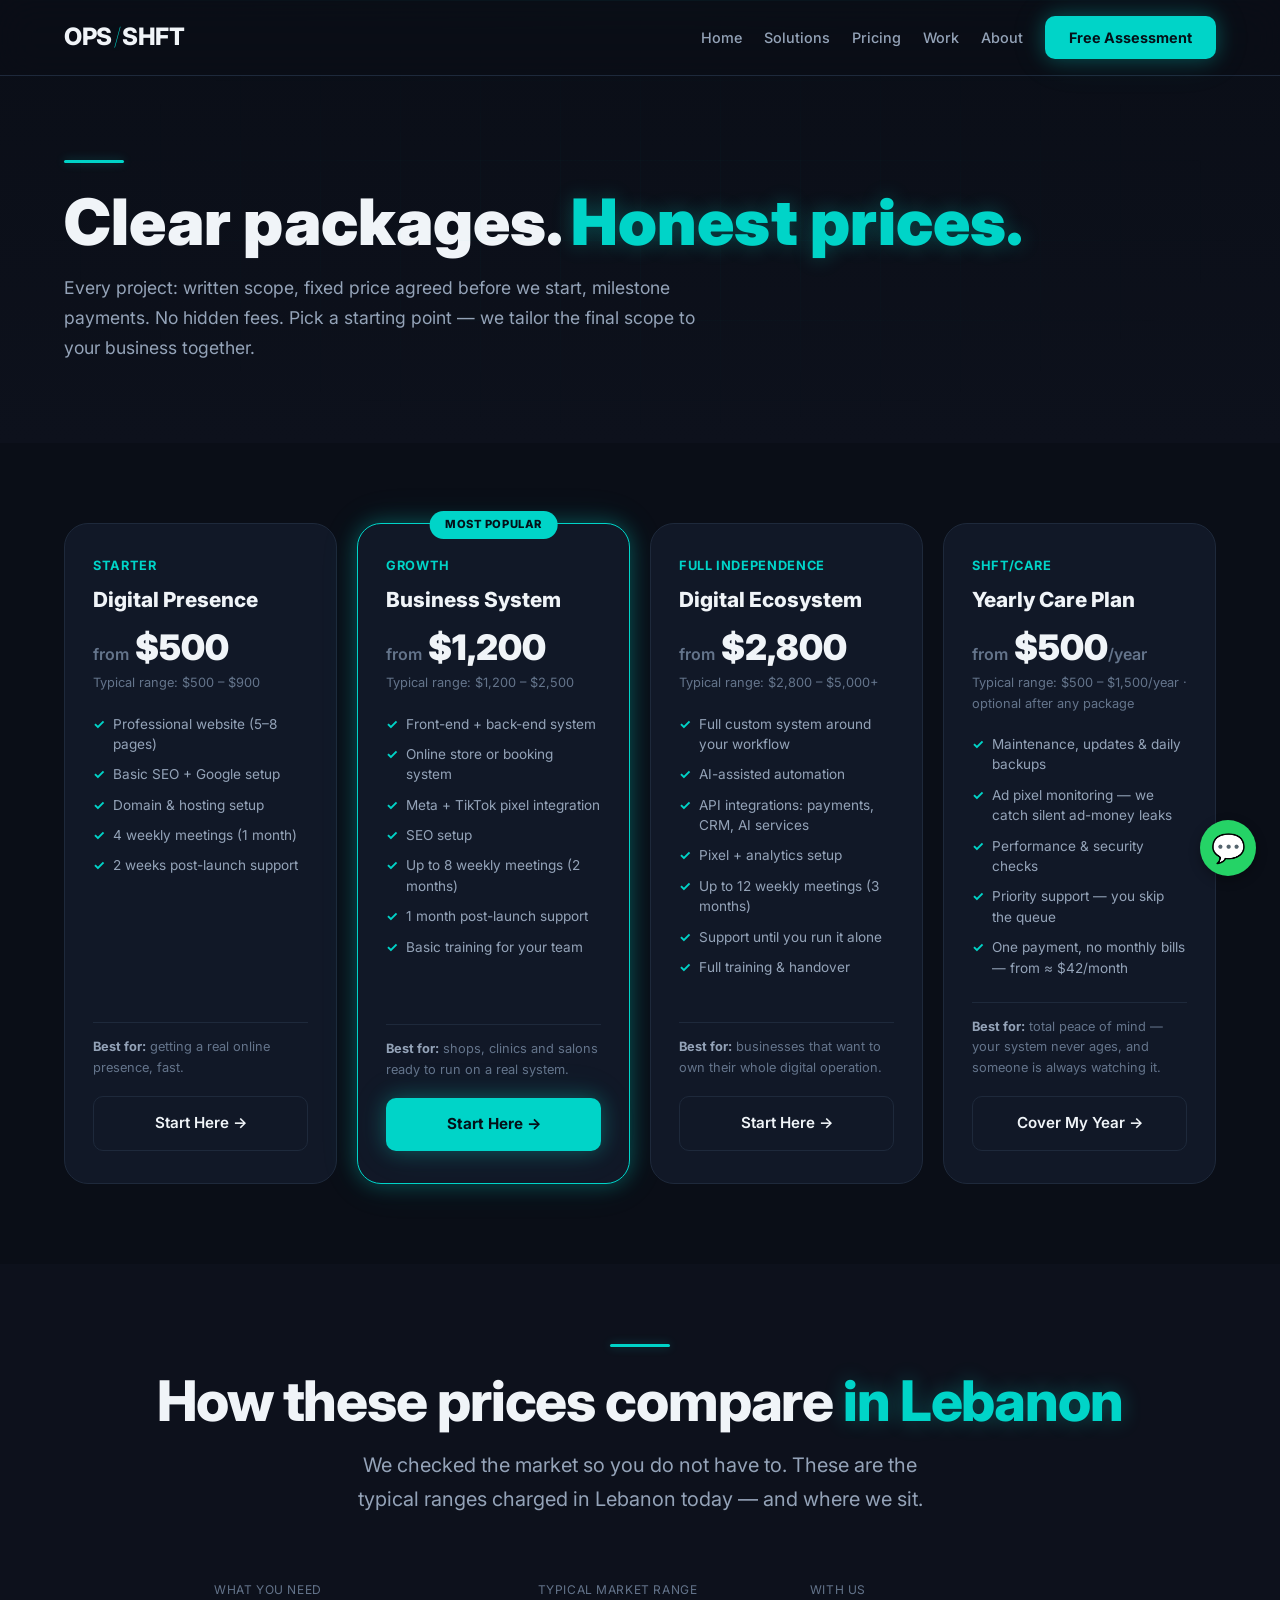
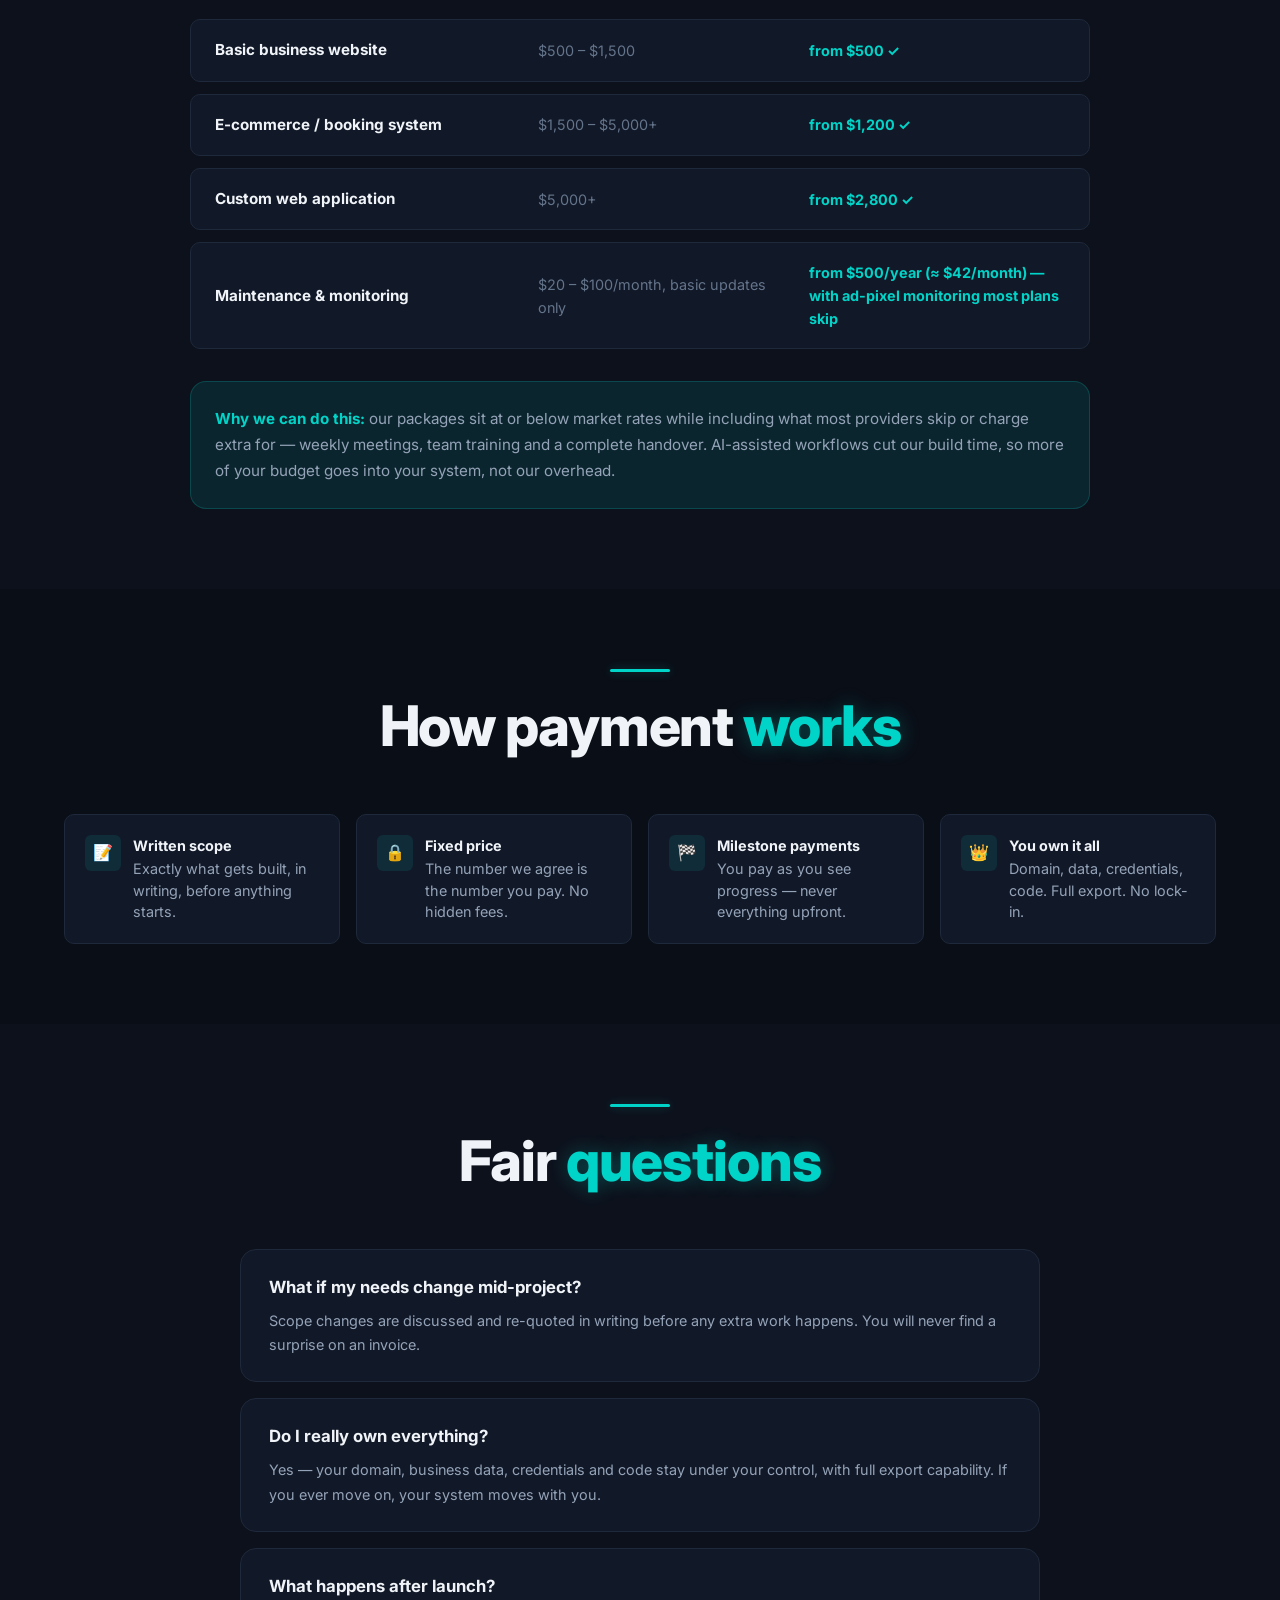
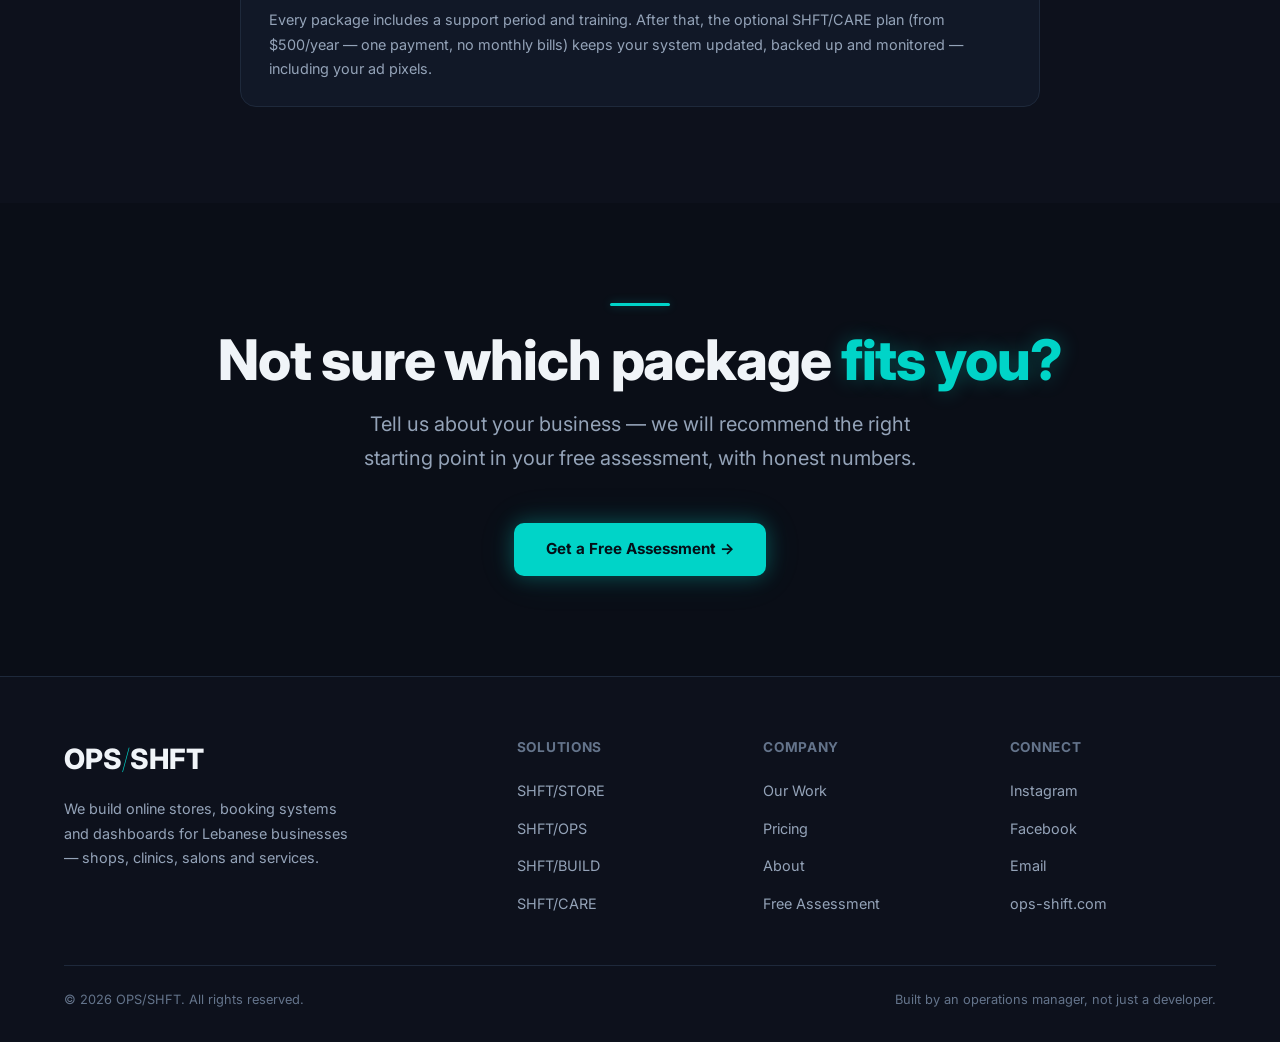
<file: pricing.html>
<!DOCTYPE html><html lang='en'><head><meta charset='UTF-8'><meta name='viewport' content='width=device-width, initial-scale=1.0'><title>Pricing — Packages from $500 | OPS/SHFT</title><link rel='preconnect' href='https://fonts.googleapis.com'><link rel='preconnect' href='https://fonts.gstatic.com' crossorigin><link href='https://fonts.googleapis.com/css2?family=Inter:wght@300;400;500;600;700;800;900&display=swap' rel='stylesheet'><link rel='stylesheet' href='styles.css'><style>nav{position:fixed;top:0;left:0;right:0;z-index:1000;padding:16px 0;background:rgba(10,14,23,0.8);backdrop-filter:blur(20px);border-bottom:1px solid var(--border);transition:var(--transition-base)}nav.scrolled{padding:12px 0;background:rgba(10,14,23,0.95)}.nav-inner{display:flex;align-items:center;justify-content:space-between}.logo{font-family:var(--font-display);font-size:1.5rem;font-weight:800;color:var(--text-primary);letter-spacing:-0.02em;display:flex;align-items:center;gap:2px;text-decoration:none}.logo .slash{color:var(--accent);font-weight:100;text-shadow:0 0 15px var(--accent-glow)}.nav-links{display:flex;align-items:center;gap:22px}@media(max-width:768px){.nav-links{display:none}}.nav-links a{color:var(--text-secondary);font-size:0.9rem;font-weight:500;position:relative;white-space:nowrap}.nav-links a::after{content:'';position:absolute;bottom:-4px;left:0;width:0;height:2px;background:var(--accent);transition:var(--transition-base);box-shadow:0 0 6px var(--accent-glow)}.nav-links a:hover{color:var(--text-primary)}.nav-links a:hover::after{width:100%}.nav-cta{padding:10px 24px;font-size:0.85rem}.mobile-menu-btn{display:none;background:none;border:none;color:var(--text-primary);font-size:1.5rem;cursor:pointer}@media(max-width:768px){.mobile-menu-btn{display:block}}.page-hero{padding:160px 0 80px;background:linear-gradient(180deg,var(--bg-primary) 0%,var(--bg-secondary) 100%);position:relative;overflow:hidden}.page-hero::before{content:'';position:absolute;top:0;left:0;right:0;height:1px;background:linear-gradient(90deg,transparent,var(--accent),transparent);opacity:0.5}.page-hero-grid{position:absolute;inset:0;background-image:linear-gradient(rgba(0,212,200,0.02) 1px,transparent 1px),linear-gradient(90deg,rgba(0,212,200,0.02) 1px,transparent 1px);background-size:80px 80px;mask-image:radial-gradient(ellipse at center,black 20%,transparent 70%)}.page-badge{display:inline-flex;padding:6px 16px;background:var(--accent-dim);border:1px solid rgba(0,212,200,0.2);border-radius:100px;font-size:0.8rem;font-weight:700;color:var(--accent);letter-spacing:0.05em;text-transform:uppercase;margin-bottom:16px}.page-title{font-family:var(--font-display);font-size:clamp(2.5rem,5vw,4rem);font-weight:900;line-height:1.1;margin-bottom:16px}.page-title .accent{color:var(--accent);text-shadow:0 0 20px var(--accent-glow)}.page-subtitle{font-size:1.1rem;color:var(--text-secondary);max-width:640px;line-height:1.7}.band{padding:80px 0}.band-alt{padding:80px 0;background:var(--bg-secondary)}.band-header{text-align:center;margin-bottom:56px}.feature-grid{display:grid;grid-template-columns:repeat(2,1fr);gap:16px}@media(max-width:640px){.feature-grid{grid-template-columns:1fr}}.feature-grid-4{display:grid;grid-template-columns:repeat(4,1fr);gap:16px}@media(max-width:1024px){.feature-grid-4{grid-template-columns:repeat(2,1fr)}}@media(max-width:640px){.feature-grid-4{grid-template-columns:1fr}}.feature-item{display:flex;align-items:flex-start;gap:12px;padding:20px;background:var(--bg-card);border:1px solid var(--border);border-radius:var(--radius-md);transition:var(--transition-base)}.feature-item:hover{border-color:var(--border-hover);transform:translateY(-3px)}.feature-icon{width:36px;height:36px;border-radius:var(--radius-sm);background:var(--accent-dim);display:flex;align-items:center;justify-content:center;color:var(--accent);font-size:1rem;flex-shrink:0}.feature-text{font-size:0.9rem;color:var(--text-secondary);line-height:1.5}.feature-text strong{color:var(--text-primary);display:block;margin-bottom:2px}.price-strip{padding:48px 0;background:linear-gradient(135deg,var(--accent-dim) 0%,transparent 60%);border-top:1px solid var(--border);border-bottom:1px solid var(--border)}.price-strip-inner{display:flex;align-items:center;justify-content:space-between;gap:24px;flex-wrap:wrap}.price-strip-text{font-size:1.05rem;color:var(--text-primary);font-weight:600}.price-strip-text span{color:var(--accent)}.price-strip-sub{color:var(--text-muted);font-size:0.85rem;margin-top:4px}.cta-final{padding:100px 0;text-align:center}.cta-final .divider{margin:0 auto 24px}.whatsapp-float{position:fixed;bottom:24px;right:24px;z-index:9996;width:56px;height:56px;border-radius:50%;background:#25d366;display:flex;align-items:center;justify-content:center;color:#fff;font-size:1.75rem;box-shadow:0 4px 12px rgba(0,0,0,0.3);transition:var(--transition-base)}.whatsapp-float:hover{transform:scale(1.1)}@media(min-width:769px){.whatsapp-float{display:none}}footer{background:var(--bg-secondary);border-top:1px solid var(--border);padding:60px 0 32px}.footer-grid{display:grid;grid-template-columns:2fr 1fr 1fr 1fr;gap:40px;margin-bottom:48px}@media(max-width:768px){.footer-grid{grid-template-columns:1fr 1fr}}.footer-logo{font-size:1.75rem;font-weight:800;margin-bottom:16px;display:inline-block;color:var(--text-primary);text-decoration:none}.footer-logo .slash{color:var(--accent);font-weight:100}.footer-desc{color:var(--text-secondary);font-size:0.9rem;line-height:1.7;max-width:300px}.footer-title{font-size:0.85rem;font-weight:700;text-transform:uppercase;letter-spacing:0.05em;color:var(--text-muted);margin-bottom:20px}.footer-links{list-style:none;display:flex;flex-direction:column;gap:12px}.footer-links a{color:var(--text-secondary);font-size:0.9rem;text-decoration:none;transition:var(--transition-base)}.footer-links a:hover{color:var(--accent)}.footer-bottom{border-top:1px solid var(--border);padding-top:24px;display:flex;justify-content:space-between;align-items:center;flex-wrap:wrap;gap:16px}.footer-bottom p{color:var(--text-muted);font-size:0.8rem}.pricing-grid{display:grid;grid-template-columns:repeat(4,1fr);gap:20px;align-items:stretch}@media(max-width:1100px){.pricing-grid{grid-template-columns:repeat(2,1fr)}}@media(max-width:640px){.pricing-grid{grid-template-columns:1fr}}.price-card{background:var(--bg-card);border:1px solid var(--border);border-radius:var(--radius-xl);padding:32px 28px;display:flex;flex-direction:column;position:relative;transition:var(--transition-base)}.price-card:hover{border-color:var(--border-hover);transform:translateY(-6px);box-shadow:var(--shadow-lg)}.price-card.popular{border-color:var(--accent);box-shadow:var(--shadow-glow)}.popular-badge{position:absolute;top:-13px;left:50%;transform:translateX(-50%);padding:5px 16px;background:var(--accent);color:#041018;border-radius:100px;font-size:0.7rem;font-weight:800;letter-spacing:0.05em;text-transform:uppercase;white-space:nowrap}.price-tier{font-size:0.8rem;font-weight:700;color:var(--accent);text-transform:uppercase;letter-spacing:0.05em;margin-bottom:6px}.price-name{font-family:var(--font-display);font-size:1.3rem;font-weight:800;margin-bottom:14px}.price-amount{font-family:var(--font-display);font-size:2.2rem;font-weight:900;color:var(--text-primary);line-height:1}.price-amount small{font-size:1rem;font-weight:600;color:var(--text-muted)}.price-range{font-size:0.8rem;color:var(--text-muted);margin:8px 0 20px}.price-list{list-style:none;display:flex;flex-direction:column;gap:10px;margin-bottom:24px;flex:1}.price-list li{display:flex;align-items:flex-start;gap:8px;color:var(--text-secondary);font-size:0.85rem;line-height:1.5}.price-list li::before{content:'✓';color:var(--accent);font-weight:700;flex-shrink:0}.price-best{font-size:0.8rem;color:var(--text-muted);border-top:1px solid var(--border);padding-top:14px;margin-bottom:18px}.price-best strong{color:var(--text-secondary)}.compare-table{display:flex;flex-direction:column;gap:12px;max-width:900px;margin:0 auto}.compare-row{display:grid;grid-template-columns:1.2fr 1fr 1fr;gap:16px;align-items:center;padding:18px 24px;background:var(--bg-card);border:1px solid var(--border);border-radius:var(--radius-md)}@media(max-width:640px){.compare-row{grid-template-columns:1fr;gap:6px}}.compare-row.head{background:transparent;border:none;padding:8px 24px;color:var(--text-muted);font-size:0.75rem;text-transform:uppercase;letter-spacing:0.05em}.compare-what{font-weight:700;font-size:0.95rem}.compare-market{color:var(--text-muted);font-size:0.9rem}.compare-us{color:var(--accent);font-weight:700;font-size:0.9rem}.compare-note{max-width:900px;margin:32px auto 0;padding:24px;background:var(--accent-dim);border:1px solid rgba(0,212,200,0.2);border-radius:var(--radius-lg);color:var(--text-secondary);font-size:0.95rem;line-height:1.7}.compare-note strong{color:var(--accent)}.pay-grid{display:grid;grid-template-columns:repeat(4,1fr);gap:16px}@media(max-width:1024px){.pay-grid{grid-template-columns:repeat(2,1fr)}}@media(max-width:640px){.pay-grid{grid-template-columns:1fr}}.faq-item{max-width:800px;margin:0 auto 16px;background:var(--bg-card);border:1px solid var(--border);border-radius:var(--radius-lg);padding:24px 28px}.faq-item h3{font-family:var(--font-display);font-size:1.05rem;font-weight:700;margin-bottom:8px;color:var(--text-primary)}.faq-item p{color:var(--text-secondary);font-size:0.9rem;line-height:1.7}</style></head><body><div class='scanline-overlay'></div><div class='noise-overlay'></div><div class='cursor-glow' id='cursorGlow'></div><div class='page-transition' id='pageTransition'><div class='page-transition-overlay'></div><div class='page-transition-slash'>/</div></div><nav id='navbar'><div class='container nav-inner'><a href='index.html' class='logo' data-transition>OPS<span class='slash'>/</span>SHFT</a><div class='nav-links' id='navLinks'><a href='index.html' data-transition>Home</a><a href='solutions.html' data-transition>Solutions</a><a href='pricing.html' data-transition>Pricing</a><a href='work.html' data-transition>Work</a><a href='about.html' data-transition>About</a><a href='assessment.html' class='btn btn-primary nav-cta' data-transition>Free Assessment</a></div><button class='mobile-menu-btn' id='mobileMenuBtn' aria-label='Menu'>☰</button></div></nav><main><section class='page-hero'><div class='page-hero-grid'></div><div class='container'><div class='divider'></div><h1 class='page-title'>Clear packages. <span class='accent'>Honest prices.</span></h1><p class='page-subtitle'>Every project: written scope, fixed price agreed before we start, milestone payments. No hidden fees. Pick a starting point — we tailor the final scope to your business together.</p></div></section><section class='band'><div class='container'><div class='pricing-grid'><div class='price-card'><div class='price-tier'>Starter</div><div class='price-name'>Digital Presence</div><div class='price-amount'><small>from</small> $500</div><div class='price-range'>Typical range: $500 – $900</div><ul class='price-list'><li>Professional website (5–8 pages)</li><li>Basic SEO + Google setup</li><li>Domain &amp; hosting setup</li><li>4 weekly meetings (1 month)</li><li>2 weeks post-launch support</li></ul><div class='price-best'><strong>Best for:</strong> getting a real online presence, fast.</div><a href='assessment.html' class='btn btn-outline' data-transition>Start Here →</a></div><div class='price-card popular'><span class='popular-badge'>Most Popular</span><div class='price-tier'>Growth</div><div class='price-name'>Business System</div><div class='price-amount'><small>from</small> $1,200</div><div class='price-range'>Typical range: $1,200 – $2,500</div><ul class='price-list'><li>Front-end + back-end system</li><li>Online store or booking system</li><li>Meta + TikTok pixel integration</li><li>SEO setup</li><li>Up to 8 weekly meetings (2 months)</li><li>1 month post-launch support</li><li>Basic training for your team</li></ul><div class='price-best'><strong>Best for:</strong> shops, clinics and salons ready to run on a real system.</div><a href='assessment.html' class='btn btn-primary' data-transition>Start Here →</a></div><div class='price-card'><div class='price-tier'>Full Independence</div><div class='price-name'>Digital Ecosystem</div><div class='price-amount'><small>from</small> $2,800</div><div class='price-range'>Typical range: $2,800 – $5,000+</div><ul class='price-list'><li>Full custom system around your workflow</li><li>AI-assisted automation</li><li>API integrations: payments, CRM, AI services</li><li>Pixel + analytics setup</li><li>Up to 12 weekly meetings (3 months)</li><li>Support until you run it alone</li><li>Full training &amp; handover</li></ul><div class='price-best'><strong>Best for:</strong> businesses that want to own their whole digital operation.</div><a href='assessment.html' class='btn btn-outline' data-transition>Start Here →</a></div><div class='price-card' id='retainer'><div class='price-tier'>SHFT/CARE</div><div class='price-name'>Yearly Care Plan</div><div class='price-amount'><small>from</small> $500<small>/year</small></div><div class='price-range'>Typical range: $500 – $1,500/year · optional after any package</div><ul class='price-list'><li>Maintenance, updates &amp; daily backups</li><li>Ad pixel monitoring — we catch silent ad-money leaks</li><li>Performance &amp; security checks</li><li>Priority support — you skip the queue</li><li>One payment, no monthly bills — from ≈ $42/month</li></ul><div class='price-best'><strong>Best for:</strong> total peace of mind — your system never ages, and someone is always watching it.</div><a href='assessment.html' class='btn btn-outline' data-transition>Cover My Year →</a></div></div></div></section><section class='band-alt'><div class='container'><div class='band-header'><div class='divider mx-auto'></div><h2 class='section-title'>How these prices compare <span class='accent'>in Lebanon</span></h2><p class='section-subtitle mx-auto text-center'>We checked the market so you do not have to. These are the typical ranges charged in Lebanon today — and where we sit.</p></div><div class='compare-table'><div class='compare-row head'><span>What you need</span><span>Typical market range</span><span>With us</span></div><div class='compare-row'><span class='compare-what'>Basic business website</span><span class='compare-market'>$500 – $1,500</span><span class='compare-us'>from $500 ✓</span></div><div class='compare-row'><span class='compare-what'>E-commerce / booking system</span><span class='compare-market'>$1,500 – $5,000+</span><span class='compare-us'>from $1,200 ✓</span></div><div class='compare-row'><span class='compare-what'>Custom web application</span><span class='compare-market'>$5,000+</span><span class='compare-us'>from $2,800 ✓</span></div><div class='compare-row'><span class='compare-what'>Maintenance &amp; monitoring</span><span class='compare-market'>$20 – $100/month, basic updates only</span><span class='compare-us'>from $500/year (≈ $42/month) — with ad-pixel monitoring most plans skip</span></div></div><div class='compare-note'><strong>Why we can do this:</strong> our packages sit at or below market rates while including what most providers skip or charge extra for — weekly meetings, team training and a complete handover. AI-assisted workflows cut our build time, so more of your budget goes into your system, not our overhead.</div></div></section><section class='band'><div class='container'><div class='band-header'><div class='divider mx-auto'></div><h2 class='section-title'>How payment <span class='accent'>works</span></h2></div><div class='feature-grid-4'><div class='feature-item'><div class='feature-icon'>📝</div><span class='feature-text'><strong>Written scope</strong>Exactly what gets built, in writing, before anything starts.</span></div><div class='feature-item'><div class='feature-icon'>🔒</div><span class='feature-text'><strong>Fixed price</strong>The number we agree is the number you pay. No hidden fees.</span></div><div class='feature-item'><div class='feature-icon'>🏁</div><span class='feature-text'><strong>Milestone payments</strong>You pay as you see progress — never everything upfront.</span></div><div class='feature-item'><div class='feature-icon'>👑</div><span class='feature-text'><strong>You own it all</strong>Domain, data, credentials, code. Full export. No lock-in.</span></div></div></div></section><section class='band-alt'><div class='container'><div class='band-header'><div class='divider mx-auto'></div><h2 class='section-title'>Fair <span class='accent'>questions</span></h2></div><div class='faq-item'><h3>What if my needs change mid-project?</h3><p>Scope changes are discussed and re-quoted in writing before any extra work happens. You will never find a surprise on an invoice.</p></div><div class='faq-item'><h3>Do I really own everything?</h3><p>Yes — your domain, business data, credentials and code stay under your control, with full export capability. If you ever move on, your system moves with you.</p></div><div class='faq-item'><h3>What happens after launch?</h3><p>Every package includes a support period and training. After that, the optional SHFT/CARE plan (from $500/year — one payment, no monthly bills) keeps your system updated, backed up and monitored — including your ad pixels.</p></div></div></section><section class='cta-final'><div class='container'><div class='divider mx-auto'></div><h2 class='section-title'>Not sure which package <span class='accent'>fits you?</span></h2><p class='section-subtitle mx-auto'>Tell us about your business — we will recommend the right starting point in your free assessment, with honest numbers.</p><a href='assessment.html' class='btn btn-primary' data-transition>Get a Free Assessment →</a></div></section></main><a href='https://wa.me/96171787205' class='whatsapp-float' target='_blank' rel='noopener' aria-label='WhatsApp'>💬</a><footer><div class='container'><div class='footer-grid'><div><a href='index.html' class='footer-logo' data-transition>OPS<span class='slash'>/</span>SHFT</a><p class='footer-desc'>We build online stores, booking systems and dashboards for Lebanese businesses — shops, clinics, salons and services.</p></div><div><h4 class='footer-title'>Solutions</h4><ul class='footer-links'><li><a href='store.html' data-transition>SHFT/STORE</a></li><li><a href='ops.html' data-transition>SHFT/OPS</a></li><li><a href='build.html' data-transition>SHFT/BUILD</a></li><li><a href='pricing.html#retainer' data-transition>SHFT/CARE</a></li></ul></div><div><h4 class='footer-title'>Company</h4><ul class='footer-links'><li><a href='work.html' data-transition>Our Work</a></li><li><a href='pricing.html' data-transition>Pricing</a></li><li><a href='about.html' data-transition>About</a></li><li><a href='assessment.html' data-transition>Free Assessment</a></li></ul></div><div><h4 class='footer-title'>Connect</h4><ul class='footer-links'><li><a href='https://instagram.com/ops.shift.studio' target='_blank' rel='noopener'>Instagram</a></li><li><a href='https://facebook.com/ops/shift studio' target='_blank' rel='noopener'>Facebook</a></li><li><a href='mailto:ops-shift-studio@gmail.com'>Email</a></li><li><a href='https://ops-shift.com'>ops-shift.com</a></li></ul></div></div><div class='footer-bottom'><p>© 2026 OPS/SHFT. All rights reserved.</p><p>Built by an operations manager, not just a developer.</p></div></div></footer><script>document.addEventListener('DOMContentLoaded',()=>{const _mb=document.getElementById('mobileMenuBtn');const _nl=document.getElementById('navLinks');if(_mb&&_nl){_mb.addEventListener('click',()=>{_nl.classList.toggle('open')});_nl.querySelectorAll('a').forEach(a=>a.addEventListener('click',()=>_nl.classList.remove('open')));}const navbar=document.getElementById('navbar');window.addEventListener('scroll',()=>{if(window.scrollY>50){navbar.classList.add('scrolled')}else{navbar.classList.remove('scrolled')}});const cursorGlow=document.getElementById('cursorGlow');let mouseX=0,mouseY=0,currentX=0,currentY=0;document.addEventListener('mousemove',(e)=>{mouseX=e.clientX;mouseY=e.clientY;cursorGlow.classList.add('active')});function animateCursor(){currentX+=(mouseX-currentX)*0.1;currentY+=(mouseY-currentY)*0.1;cursorGlow.style.left=currentX+'px';cursorGlow.style.top=currentY+'px';requestAnimationFrame(animateCursor)}animateCursor();document.addEventListener('mouseleave',()=>cursorGlow.classList.remove('active'));const transition=document.getElementById('pageTransition');document.querySelectorAll('a[data-transition]').forEach(link=>{link.addEventListener('click',(e)=>{const href=link.getAttribute('href');if(href&&href.startsWith('http'))return;if(href&&href.startsWith('#'))return;e.preventDefault();transition.classList.add('active');setTimeout(()=>{window.location.href=href},500)})});const observer=new IntersectionObserver((entries)=>{entries.forEach(entry=>{if(entry.isIntersecting){entry.target.style.opacity='1';entry.target.style.transform='translateY(0)';observer.unobserve(entry.target)}})},{threshold:0.1});document.querySelectorAll('.feature-item, .price-card, .compare-row, .who-card').forEach(el=>{el.style.opacity='0';el.style.transform='translateY(30px)';el.style.transition='opacity 0.6s ease, transform 0.6s ease';observer.observe(el)})});</script></body></html>
</file>
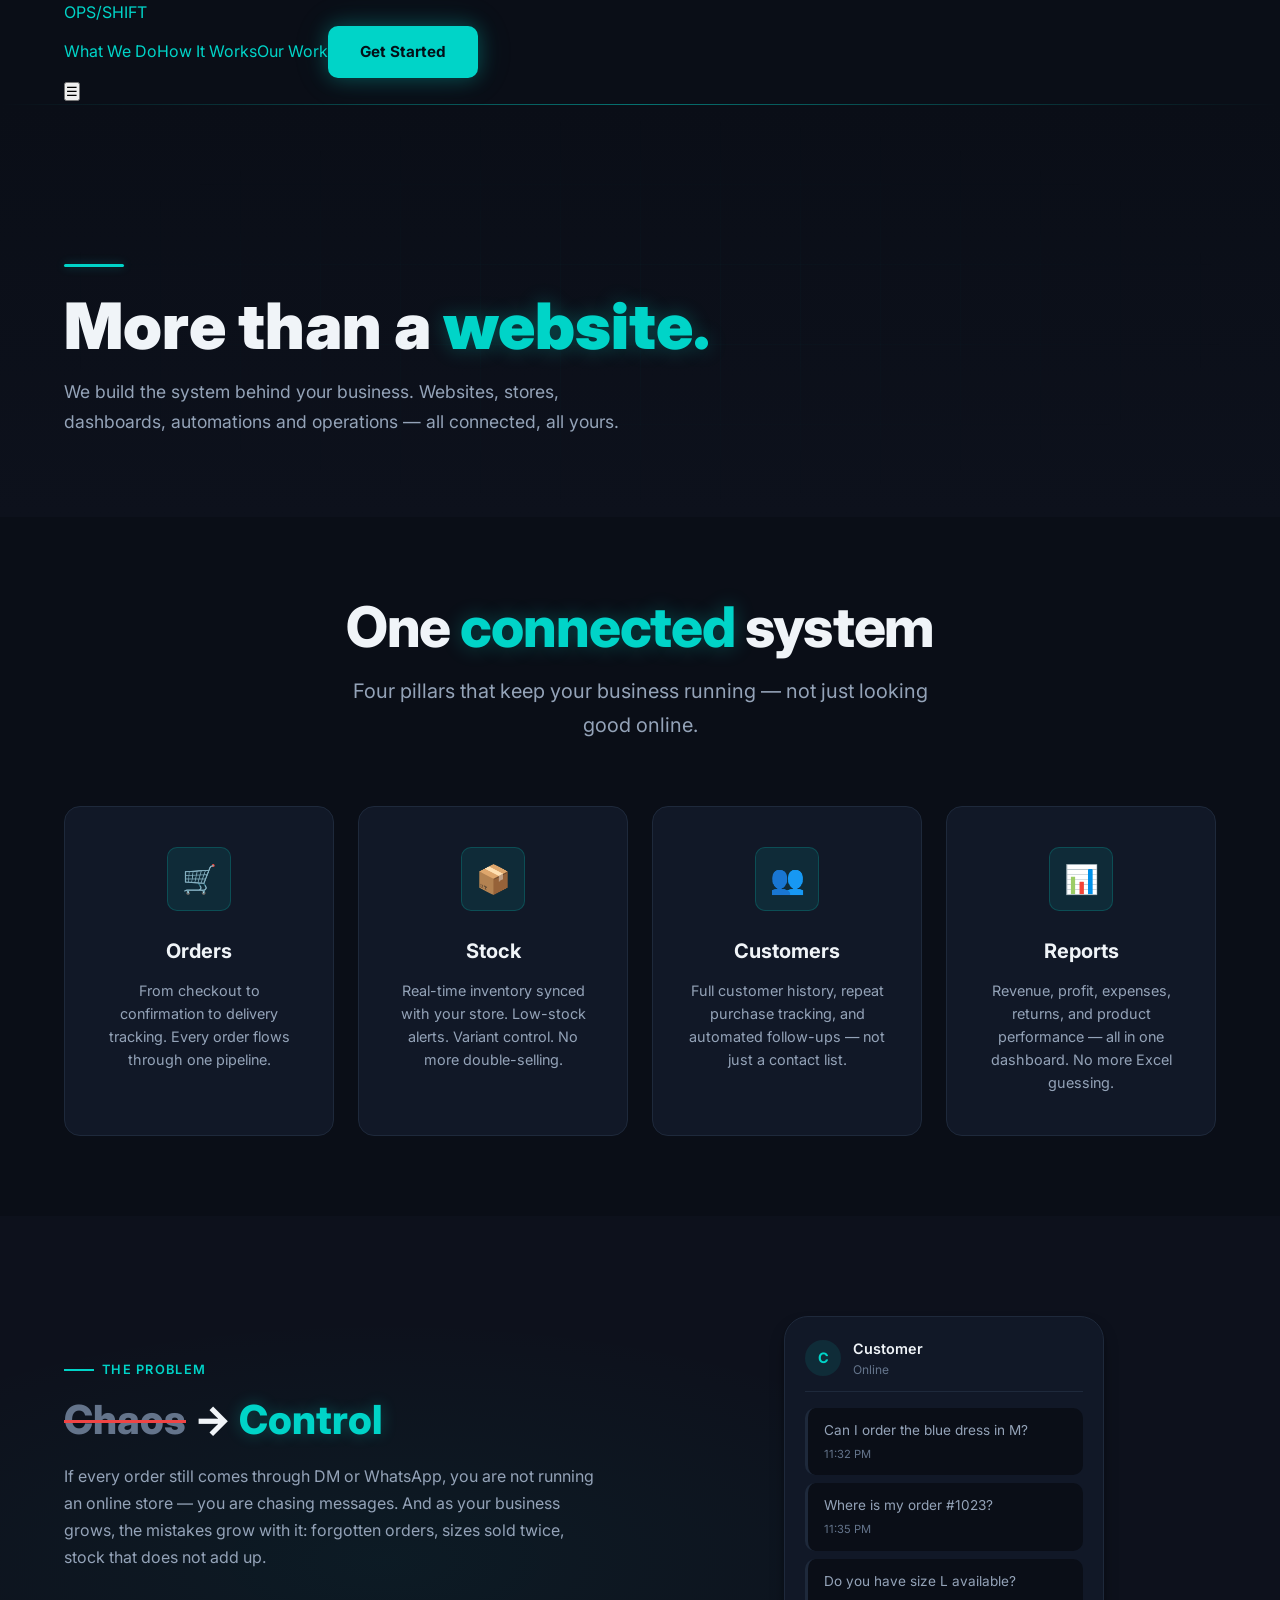
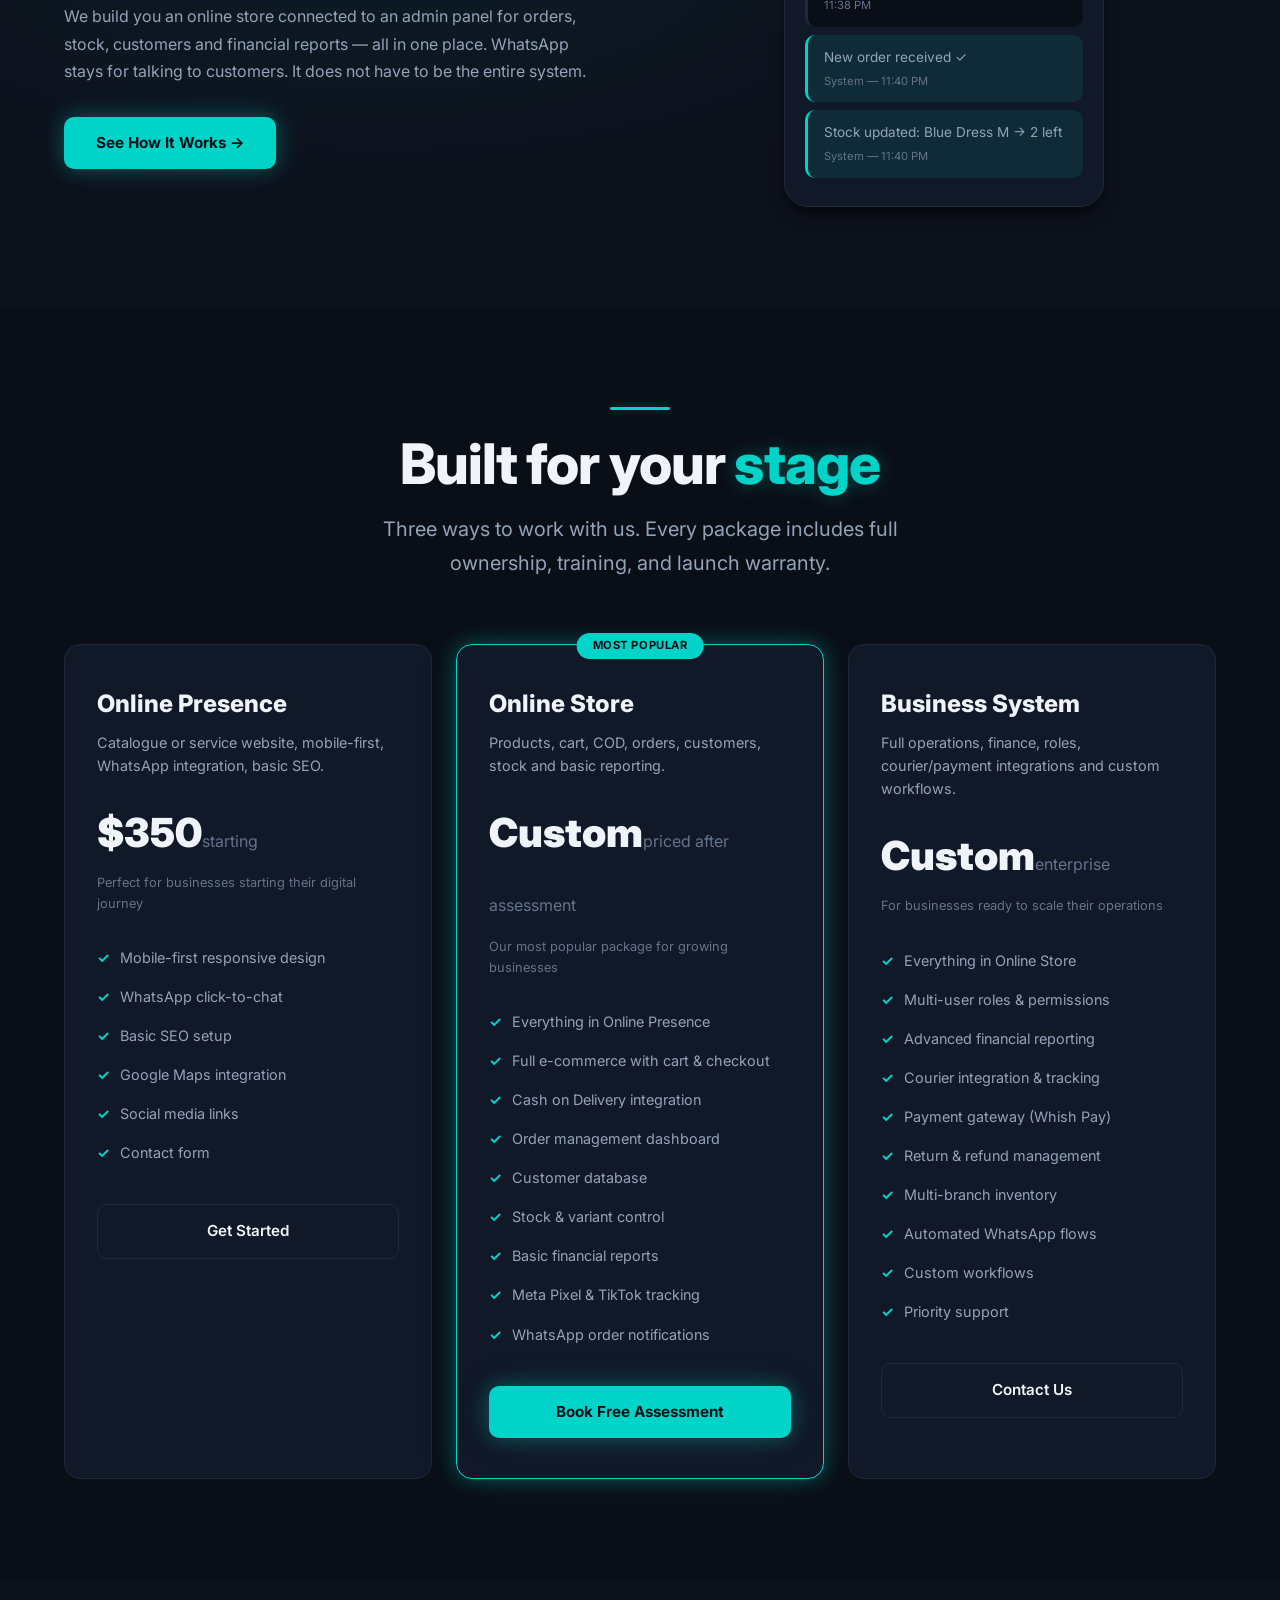
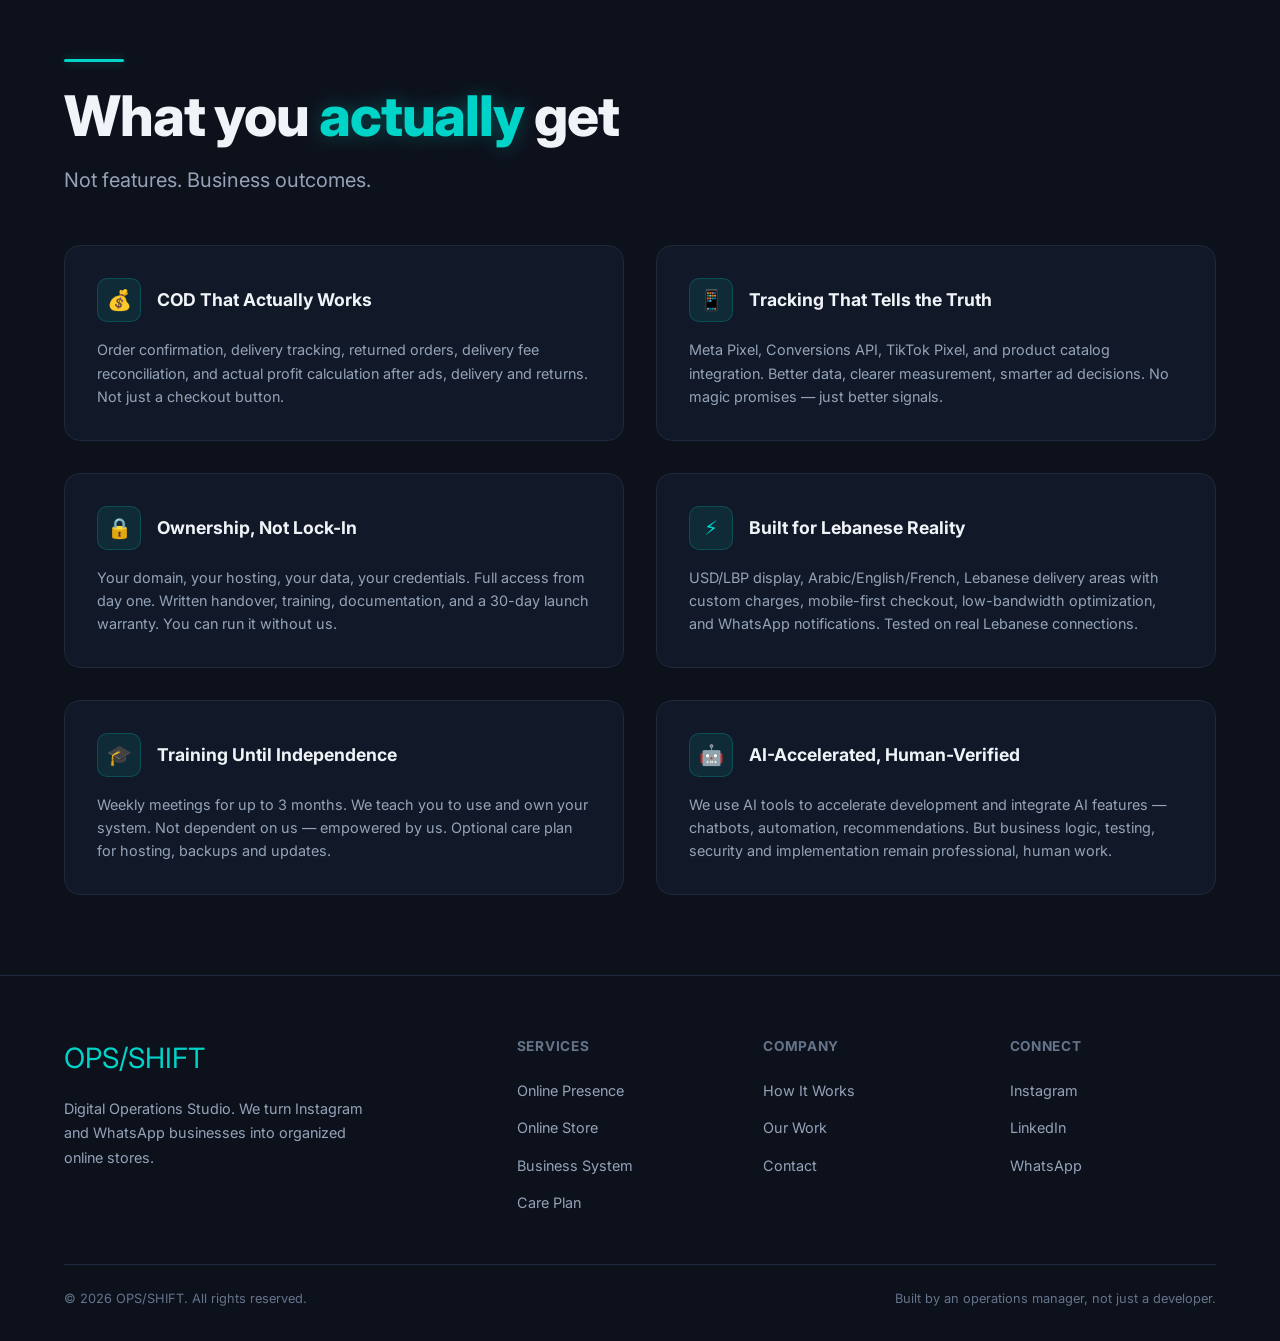
<file: services.html>
<!DOCTYPE html><html lang='en'><head><meta charset='UTF-8'><meta name='viewport' content='width=device-width, initial-scale=1.0'><title>What We Do | OPS/SHIFT</title><link rel='preconnect' href='https://fonts.googleapis.com'><link rel='preconnect' href='https://fonts.gstatic.com' crossorigin><link href='https://fonts.googleapis.com/css2?family=Inter:wght@300;400;500;600;700;800;900&display=swap' rel='stylesheet'><link rel='stylesheet' href='styles.css'><style>.page-hero{padding:160px 0 80px;background:linear-gradient(180deg,var(--bg-primary) 0%,var(--bg-secondary) 100%);position:relative;overflow:hidden}.page-hero::before{content:'';position:absolute;top:0;left:0;right:0;height:1px;background:linear-gradient(90deg,transparent,var(--accent),transparent);opacity:0.5}.page-hero-grid{position:absolute;inset:0;background-image:linear-gradient(rgba(0,212,200,0.02) 1px,transparent 1px),linear-gradient(90deg,rgba(0,212,200,0.02) 1px,transparent 1px);background-size:80px 80px;mask-image:radial-gradient(ellipse at center,black 20%,transparent 70%)}.page-title{font-family:var(--font-display);font-size:clamp(2.5rem,5vw,4rem);font-weight:900;line-height:1.1;margin-bottom:16px}.page-title .accent{color:var(--accent);text-shadow:0 0 20px var(--accent-glow)}.page-subtitle{font-size:1.1rem;color:var(--text-secondary);max-width:600px;line-height:1.7}.pillars-section{padding:80px 0}.pillars-header{text-align:center;margin-bottom:64px}.pillars-grid{display:grid;grid-template-columns:repeat(4,1fr);gap:24px}@media(max-width:1024px){.pillars-grid{grid-template-columns:repeat(2,1fr)}}@media(max-width:640px){.pillars-grid{grid-template-columns:1fr}}.pillar-card{background:var(--bg-card);border:1px solid var(--border);border-radius:var(--radius-lg);padding:40px 32px;text-align:center;transition:var(--transition-base);position:relative;overflow:hidden}.pillar-card::before{content:'';position:absolute;top:0;left:0;right:0;height:2px;background:linear-gradient(90deg,transparent,var(--accent),transparent);opacity:0;transition:var(--transition-base)}.pillar-card:hover{border-color:var(--border-hover);transform:translateY(-8px);box-shadow:var(--shadow-lg)}.pillar-card:hover::before{opacity:1}.pillar-icon{width:64px;height:64px;border-radius:var(--radius-md);background:var(--accent-dim);display:flex;align-items:center;justify-content:center;margin:0 auto 24px;color:var(--accent);font-size:1.75rem;border:1px solid rgba(0,212,200,0.2)}.pillar-card:hover .pillar-icon{box-shadow:0 0 20px var(--accent-glow)}.pillar-title{font-family:var(--font-display);font-size:1.25rem;font-weight:700;margin-bottom:12px}.pillar-desc{color:var(--text-secondary);font-size:0.9rem;line-height:1.6}.chaos-control{padding:100px 0;background:var(--bg-secondary);position:relative;overflow:hidden}.chaos-control::before{content:'';position:absolute;inset:0;background:radial-gradient(ellipse at 30% 50%,rgba(0,212,200,0.05) 0%,transparent 50%)}.cc-inner{position:relative;z-index:2;display:grid;grid-template-columns:1fr 1fr;gap:64px;align-items:center}@media(max-width:768px){.cc-inner{grid-template-columns:1fr;gap:40px}}.cc-label{display:inline-flex;align-items:center;gap:8px;margin-bottom:16px}.cc-label .line{width:30px;height:2px;background:var(--accent)}.cc-label span{font-size:0.8rem;color:var(--accent);text-transform:uppercase;letter-spacing:0.1em;font-weight:600}.cc-title{font-family:var(--font-display);font-size:clamp(1.75rem,4vw,2.5rem);font-weight:800;line-height:1.15;margin-bottom:20px}.cc-title .chaos{color:var(--text-muted);text-decoration:line-through;text-decoration-color:var(--danger);text-decoration-thickness:3px}.cc-title .control{color:var(--accent);text-shadow:0 0 15px var(--accent-glow)}.cc-desc{color:var(--text-secondary);font-size:1rem;line-height:1.7;margin-bottom:32px}.cc-visual{position:relative}.cc-phone{width:100%;max-width:320px;margin:0 auto;background:var(--bg-card);border:1px solid var(--border);border-radius:var(--radius-xl);padding:20px;box-shadow:var(--shadow-lg)}.cc-phone-header{display:flex;align-items:center;gap:12px;margin-bottom:16px;padding-bottom:12px;border-bottom:1px solid var(--border)}.cc-phone-avatar{width:36px;height:36px;border-radius:50%;background:var(--accent-dim);display:flex;align-items:center;justify-content:center;color:var(--accent);font-size:0.9rem;font-weight:700}.cc-phone-name{font-size:0.9rem;font-weight:600}.cc-phone-status{font-size:0.75rem;color:var(--text-muted)}.cc-msg{background:var(--bg-primary);border-radius:var(--radius-md);padding:12px 16px;margin-bottom:8px;font-size:0.85rem;color:var(--text-secondary);border-left:3px solid var(--border);animation:fadeInUp 0.5s ease forwards;opacity:0}.cc-msg:nth-child(1){animation-delay:0.2s}.cc-msg:nth-child(2){animation-delay:0.4s}.cc-msg:nth-child(3){animation-delay:0.6s}.cc-msg:nth-child(4){animation-delay:0.8s}.cc-msg:nth-child(5){animation-delay:1s}.cc-msg.new{border-left-color:var(--accent);background:var(--accent-dim)}.cc-msg .time{font-size:0.7rem;color:var(--text-muted);margin-top:4px;display:block}.packages-section{padding:100px 0}.packages-header{text-align:center;margin-bottom:64px}.packages-grid{display:grid;grid-template-columns:repeat(3,1fr);gap:24px}@media(max-width:1024px){.packages-grid{grid-template-columns:1fr}}.package-card{background:var(--bg-card);border:1px solid var(--border);border-radius:var(--radius-lg);padding:40px 32px;position:relative;transition:var(--transition-base)}.package-card:hover{border-color:var(--border-hover);transform:translateY(-4px);box-shadow:var(--shadow-lg)}.package-card.featured{border-color:var(--accent);box-shadow:var(--shadow-glow)}.package-card.featured::before{content:'MOST POPULAR';position:absolute;top:-12px;left:50%;transform:translateX(-50%);background:var(--accent);color:var(--bg-primary);padding:4px 16px;border-radius:100px;font-size:0.7rem;font-weight:700;letter-spacing:0.05em}.package-name{font-family:var(--font-display);font-size:1.5rem;font-weight:800;margin-bottom:8px}.package-desc{color:var(--text-secondary);font-size:0.9rem;margin-bottom:24px;min-height:40px}.package-price{font-family:var(--font-display);font-size:2.5rem;font-weight:900;margin-bottom:8px}.package-price span{font-size:1rem;color:var(--text-muted);font-weight:400}.package-note{font-size:0.8rem;color:var(--text-muted);margin-bottom:24px}.package-features{list-style:none;margin-bottom:32px}.package-features li{display:flex;align-items:flex-start;gap:10px;padding:8px 0;color:var(--text-secondary);font-size:0.9rem}.package-features li::before{content:'✓';color:var(--accent);font-weight:700;flex-shrink:0}.package-cta{width:100%}.services-detail{padding:80px 0;background:var(--bg-secondary)}.sd-grid{display:grid;grid-template-columns:repeat(2,1fr);gap:32px}@media(max-width:768px){.sd-grid{grid-template-columns:1fr}}.sd-card{background:var(--bg-card);border:1px solid var(--border);border-radius:var(--radius-lg);padding:32px;transition:var(--transition-base)}.sd-card:hover{border-color:var(--border-hover)}.sd-card-header{display:flex;align-items:center;gap:16px;margin-bottom:16px}.sd-card-icon{width:44px;height:44px;border-radius:var(--radius-md);background:var(--accent-dim);display:flex;align-items:center;justify-content:center;color:var(--accent);font-size:1.25rem;border:1px solid rgba(0,212,200,0.2)}.sd-card-title{font-family:var(--font-display);font-size:1.1rem;font-weight:700}.sd-card-text{color:var(--text-secondary);font-size:0.9rem;line-height:1.6}</style></head><body><div class='scanline-overlay'></div><div class='noise-overlay'></div><div class='cursor-glow' id='cursorGlow'></div><nav id='navbar'><div class='container nav-inner'><a href='index.html' class='logo'>OPS<span class='slash'>/</span>SHIFT</a><div class='nav-links'><a href='services.html'>What We Do</a><a href='process.html'>How It Works</a><a href='work.html'>Our Work</a><a href='contact.html' class='btn btn-primary nav-cta'>Get Started</a></div><button class='mobile-menu-btn' id='mobileMenuBtn'>☰</button></div></nav><main><section class='page-hero'><div class='page-hero-grid'></div><div class='container'><div class='divider'></div><h1 class='page-title'>More than a <span class='accent'>website.</span></h1><p class='page-subtitle'>We build the system behind your business. Websites, stores, dashboards, automations and operations — all connected, all yours.</p></div></section><section class='pillars-section'><div class='container'><div class='pillars-header'><h2 class='section-title'>One <span class='accent'>connected</span> system</h2><p class='section-subtitle mx-auto'>Four pillars that keep your business running — not just looking good online.</p></div><div class='pillars-grid'><div class='pillar-card'><div class='pillar-icon'>🛒</div><h3 class='pillar-title'>Orders</h3><p class='pillar-desc'>From checkout to confirmation to delivery tracking. Every order flows through one pipeline.</p></div><div class='pillar-card'><div class='pillar-icon'>📦</div><h3 class='pillar-title'>Stock</h3><p class='pillar-desc'>Real-time inventory synced with your store. Low-stock alerts. Variant control. No more double-selling.</p></div><div class='pillar-card'><div class='pillar-icon'>👥</div><h3 class='pillar-title'>Customers</h3><p class='pillar-desc'>Full customer history, repeat purchase tracking, and automated follow-ups — not just a contact list.</p></div><div class='pillar-card'><div class='pillar-icon'>📊</div><h3 class='pillar-title'>Reports</h3><p class='pillar-desc'>Revenue, profit, expenses, returns, and product performance — all in one dashboard. No more Excel guessing.</p></div></div></div></section><section class='chaos-control'><div class='container'><div class='cc-inner'><div class='cc-content'><div class='cc-label'><span class='line'></span><span>The Problem</span></div><h2 class='cc-title'><span class='chaos'>Chaos</span> → <span class='control'>Control</span></h2><p class='cc-desc'>If every order still comes through DM or WhatsApp, you are not running an online store — you are chasing messages. And as your business grows, the mistakes grow with it: forgotten orders, sizes sold twice, stock that does not add up.</p><p class='cc-desc'>We build you an online store connected to an admin panel for orders, stock, customers and financial reports — all in one place. WhatsApp stays for talking to customers. It does not have to be the entire system.</p><a href='contact.html' class='btn btn-primary'>See How It Works →</a></div><div class='cc-visual'><div class='cc-phone'><div class='cc-phone-header'><div class='cc-phone-avatar'>C</div><div><div class='cc-phone-name'>Customer</div><div class='cc-phone-status'>Online</div></div></div><div class='cc-msg'>Can I order the blue dress in M?<span class='time'>11:32 PM</span></div><div class='cc-msg'>Where is my order #1023?<span class='time'>11:35 PM</span></div><div class='cc-msg'>Do you have size L available?<span class='time'>11:38 PM</span></div><div class='cc-msg new'>New order received ✓<span class='time'>System — 11:40 PM</span></div><div class='cc-msg new'>Stock updated: Blue Dress M → 2 left<span class='time'>System — 11:40 PM</span></div></div></div></div></div></section><section class='packages-section'><div class='container'><div class='packages-header'><div class='divider mx-auto'></div><h2 class='section-title text-center'>Built for your <span class='accent'>stage</span></h2><p class='section-subtitle mx-auto text-center'>Three ways to work with us. Every package includes full ownership, training, and launch warranty.</p></div><div class='packages-grid'><div class='package-card'><h3 class='package-name'>Online Presence</h3><p class='package-desc'>Catalogue or service website, mobile-first, WhatsApp integration, basic SEO.</p><div class='package-price'>$350<span>starting</span></div><p class='package-note'>Perfect for businesses starting their digital journey</p><ul class='package-features'><li>Mobile-first responsive design</li><li>WhatsApp click-to-chat</li><li>Basic SEO setup</li><li>Google Maps integration</li><li>Social media links</li><li>Contact form</li></ul><a href='contact.html' class='btn btn-outline package-cta'>Get Started</a></div><div class='package-card featured'><h3 class='package-name'>Online Store</h3><p class='package-desc'>Products, cart, COD, orders, customers, stock and basic reporting.</p><div class='package-price'>Custom<span>priced after assessment</span></div><p class='package-note'>Our most popular package for growing businesses</p><ul class='package-features'><li>Everything in Online Presence</li><li>Full e-commerce with cart & checkout</li><li>Cash on Delivery integration</li><li>Order management dashboard</li><li>Customer database</li><li>Stock & variant control</li><li>Basic financial reports</li><li>Meta Pixel & TikTok tracking</li><li>WhatsApp order notifications</li></ul><a href='contact.html' class='btn btn-primary package-cta'>Book Free Assessment</a></div><div class='package-card'><h3 class='package-name'>Business System</h3><p class='package-desc'>Full operations, finance, roles, courier/payment integrations and custom workflows.</p><div class='package-price'>Custom<span>enterprise</span></div><p class='package-note'>For businesses ready to scale their operations</p><ul class='package-features'><li>Everything in Online Store</li><li>Multi-user roles & permissions</li><li>Advanced financial reporting</li><li>Courier integration & tracking</li><li>Payment gateway (Whish Pay)</li><li>Return & refund management</li><li>Multi-branch inventory</li><li>Automated WhatsApp flows</li><li>Custom workflows</li><li>Priority support</li></ul><a href='contact.html' class='btn btn-outline package-cta'>Contact Us</a></div></div></div></section><section class='services-detail'><div class='container'><div class='divider'></div><h2 class='section-title'>What you <span class='accent'>actually</span> get</h2><p class='section-subtitle'>Not features. Business outcomes.</p><div class='sd-grid'><div class='sd-card'><div class='sd-card-header'><div class='sd-card-icon'>💰</div><h3 class='sd-card-title'>COD That Actually Works</h3></div><p class='sd-card-text'>Order confirmation, delivery tracking, returned orders, delivery fee reconciliation, and actual profit calculation after ads, delivery and returns. Not just a checkout button.</p></div><div class='sd-card'><div class='sd-card-header'><div class='sd-card-icon'>📱</div><h3 class='sd-card-title'>Tracking That Tells the Truth</h3></div><p class='sd-card-text'>Meta Pixel, Conversions API, TikTok Pixel, and product catalog integration. Better data, clearer measurement, smarter ad decisions. No magic promises — just better signals.</p></div><div class='sd-card'><div class='sd-card-header'><div class='sd-card-icon'>🔒</div><h3 class='sd-card-title'>Ownership, Not Lock-In</h3></div><p class='sd-card-text'>Your domain, your hosting, your data, your credentials. Full access from day one. Written handover, training, documentation, and a 30-day launch warranty. You can run it without us.</p></div><div class='sd-card'><div class='sd-card-header'><div class='sd-card-icon'>⚡</div><h3 class='sd-card-title'>Built for Lebanese Reality</h3></div><p class='sd-card-text'>USD/LBP display, Arabic/English/French, Lebanese delivery areas with custom charges, mobile-first checkout, low-bandwidth optimization, and WhatsApp notifications. Tested on real Lebanese connections.</p></div><div class='sd-card'><div class='sd-card-header'><div class='sd-card-icon'>🎓</div><h3 class='sd-card-title'>Training Until Independence</h3></div><p class='sd-card-text'>Weekly meetings for up to 3 months. We teach you to use and own your system. Not dependent on us — empowered by us. Optional care plan for hosting, backups and updates.</p></div><div class='sd-card'><div class='sd-card-header'><div class='sd-card-icon'>🤖</div><h3 class='sd-card-title'>AI-Accelerated, Human-Verified</h3></div><p class='sd-card-text'>We use AI tools to accelerate development and integrate AI features — chatbots, automation, recommendations. But business logic, testing, security and implementation remain professional, human work.</p></div></div></div></section></main><footer style='background:var(--bg-secondary);border-top:1px solid var(--border);padding:60px 0 32px'><div class='container'><div style='display:grid;grid-template-columns:2fr 1fr 1fr 1fr;gap:40px;margin-bottom:48px' class='footer-grid'><div><a href='index.html' class='logo' style='font-size:1.75rem;margin-bottom:16px;display:inline-block'>OPS<span class='slash'>/</span>SHIFT</a><p style='color:var(--text-secondary);font-size:0.9rem;line-height:1.7;max-width:300px'>Digital Operations Studio. We turn Instagram and WhatsApp businesses into organized online stores.</p></div><div><h4 style='font-size:0.85rem;font-weight:700;text-transform:uppercase;letter-spacing:0.05em;color:var(--text-muted);margin-bottom:20px'>Services</h4><ul style='list-style:none;display:flex;flex-direction:column;gap:12px'><li><a href='services.html' style='color:var(--text-secondary);font-size:0.9rem'>Online Presence</a></li><li><a href='services.html' style='color:var(--text-secondary);font-size:0.9rem'>Online Store</a></li><li><a href='services.html' style='color:var(--text-secondary);font-size:0.9rem'>Business System</a></li><li><a href='services.html' style='color:var(--text-secondary);font-size:0.9rem'>Care Plan</a></li></ul></div><div><h4 style='font-size:0.85rem;font-weight:700;text-transform:uppercase;letter-spacing:0.05em;color:var(--text-muted);margin-bottom:20px'>Company</h4><ul style='list-style:none;display:flex;flex-direction:column;gap:12px'><li><a href='process.html' style='color:var(--text-secondary);font-size:0.9rem'>How It Works</a></li><li><a href='work.html' style='color:var(--text-secondary);font-size:0.9rem'>Our Work</a></li><li><a href='contact.html' style='color:var(--text-secondary);font-size:0.9rem'>Contact</a></li></ul></div><div><h4 style='font-size:0.85rem;font-weight:700;text-transform:uppercase;letter-spacing:0.05em;color:var(--text-muted);margin-bottom:20px'>Connect</h4><ul style='list-style:none;display:flex;flex-direction:column;gap:12px'><li><a href='#' style='color:var(--text-secondary);font-size:0.9rem'>Instagram</a></li><li><a href='#' style='color:var(--text-secondary);font-size:0.9rem'>LinkedIn</a></li><li><a href='#' style='color:var(--text-secondary);font-size:0.9rem'>WhatsApp</a></li></ul></div></div><div style='border-top:1px solid var(--border);padding-top:24px;display:flex;justify-content:space-between;align-items:center;flex-wrap:wrap;gap:16px'><p style='color:var(--text-muted);font-size:0.8rem'>© 2026 OPS/SHIFT. All rights reserved.</p><p style='color:var(--text-muted);font-size:0.8rem'>Built by an operations manager, not just a developer.</p></div></div></footer><script>document.addEventListener('DOMContentLoaded',()=>{const navbar=document.getElementById('navbar');window.addEventListener('scroll',()=>{if(window.scrollY>50){navbar.classList.add('scrolled')}else{navbar.classList.remove('scrolled')}});const cursorGlow=document.getElementById('cursorGlow');let mouseX=0,mouseY=0,currentX=0,currentY=0;document.addEventListener('mousemove',(e)=>{mouseX=e.clientX;mouseY=e.clientY;cursorGlow.classList.add('active')});function animateCursor(){currentX+=(mouseX-currentX)*0.1;currentY+=(mouseY-currentY)*0.1;cursorGlow.style.left=currentX+'px';cursorGlow.style.top=currentY+'px';requestAnimationFrame(animateCursor)}animateCursor();document.addEventListener('mouseleave',()=>cursorGlow.classList.remove('active'));const observer=new IntersectionObserver((entries)=>{entries.forEach(entry=>{if(entry.isIntersecting){entry.target.style.opacity='1';entry.target.style.transform='translateY(0)';observer.unobserve(entry.target)}})},{threshold:0.1});document.querySelectorAll('.pillar-card, .package-card, .sd-card').forEach(el=>{el.style.opacity='0';el.style.transform='translateY(30px)';el.style.transition='opacity 0.6s ease, transform 0.6s ease';observer.observe(el)})});</script><script type="module" src="https://static.cloudflareinsights.com/beacon.min.js/v4513226cdae34746b4dedf0b4dfa099e1781791509496" integrity="sha512-ZE9pZaUXND66v380QUtch/5sE9tPFh2zg45pR2PB0CVkCtOREv2AJKkSidISWkysEuQ0EH8faUU5du78bx87UQ==" data-cf-beacon='{"version":"2024.11.0","token":"4655f3c58dd6497fb7ddb85b68480db7"}' crossorigin="anonymous"></script>
</body></html>
</file>
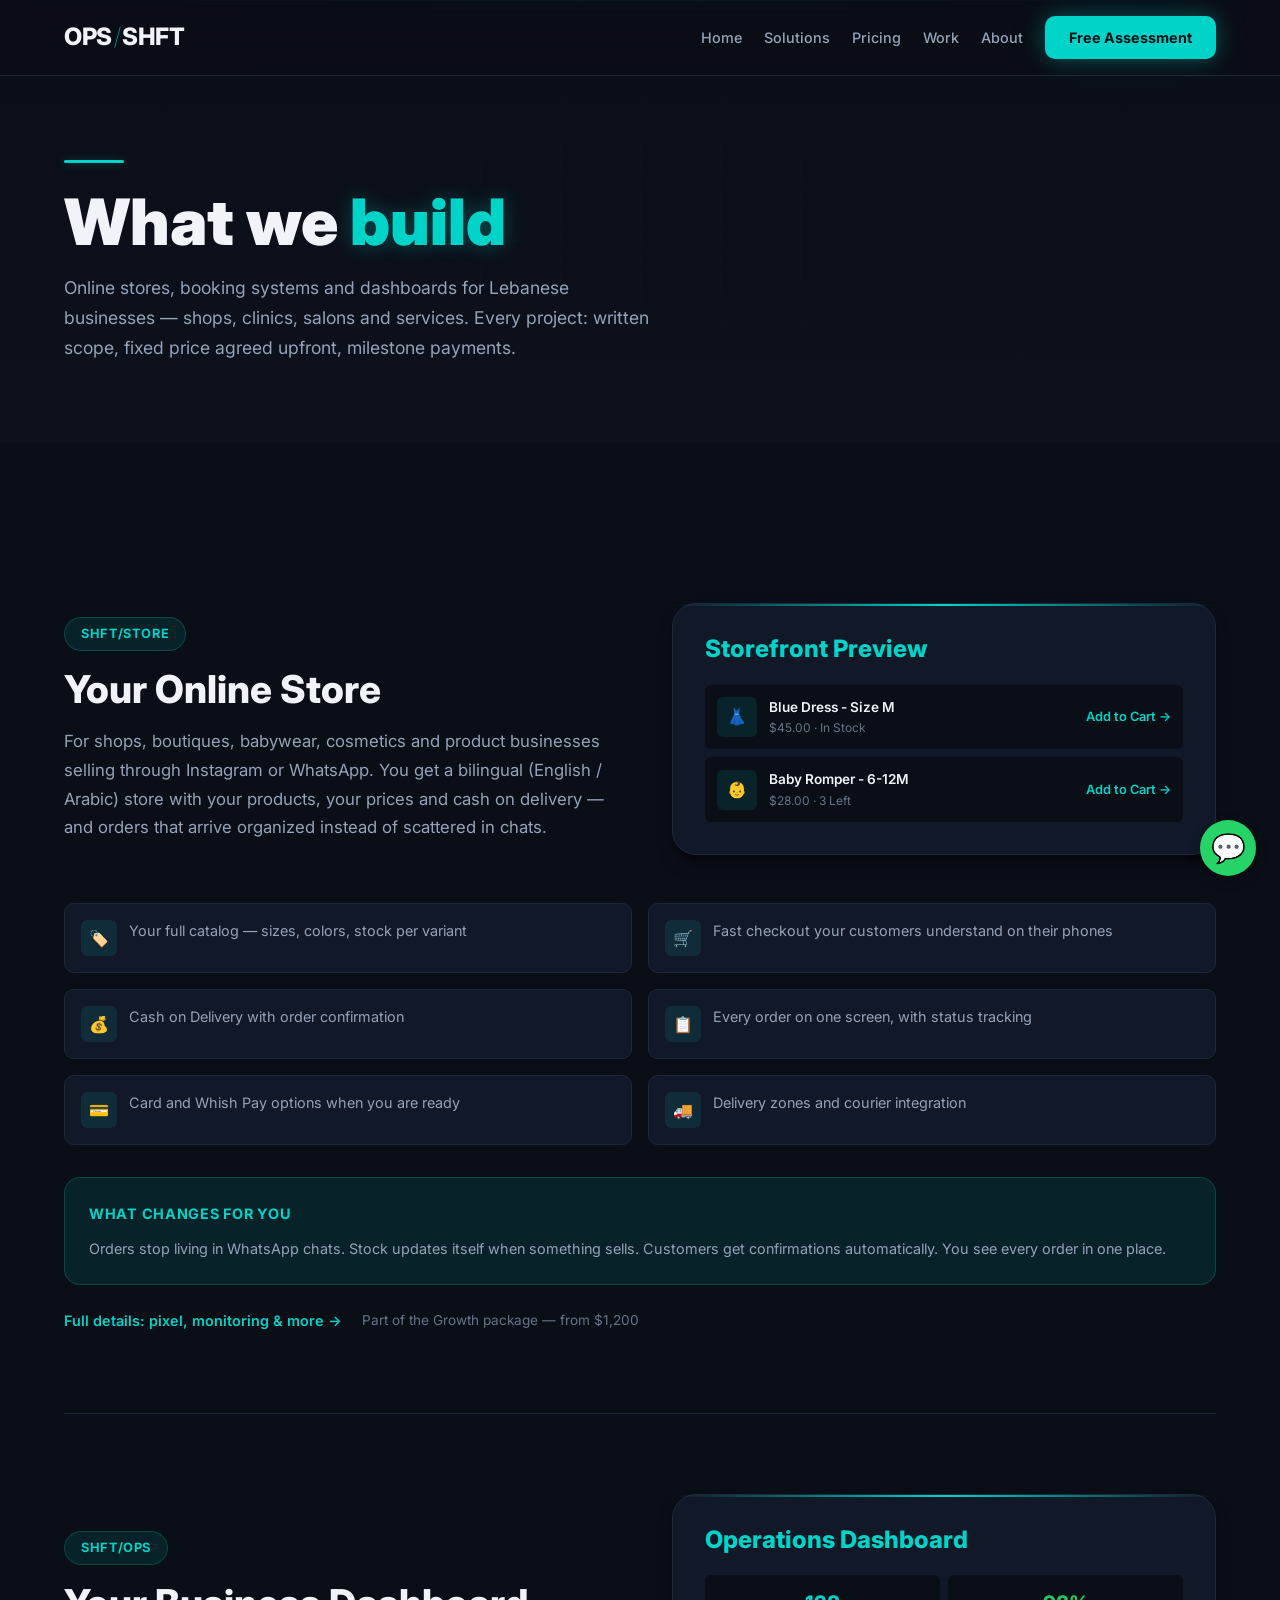
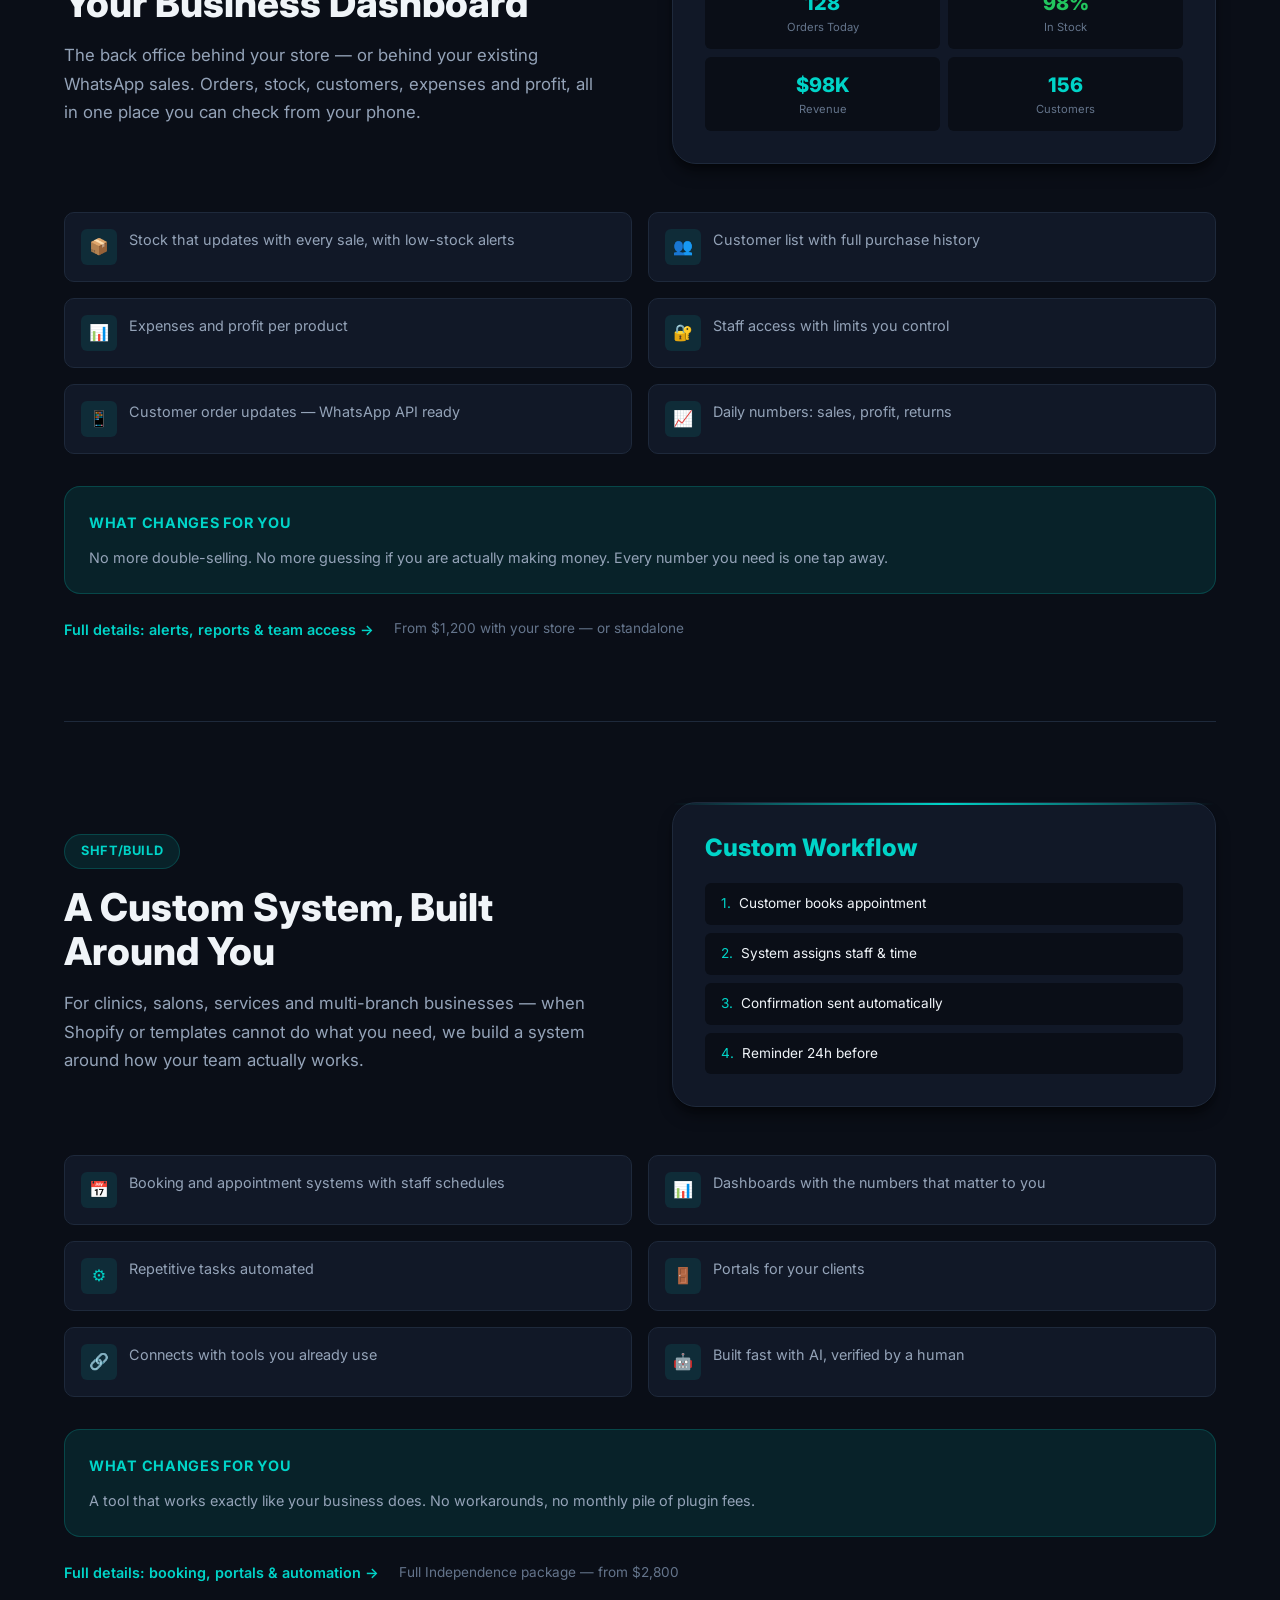
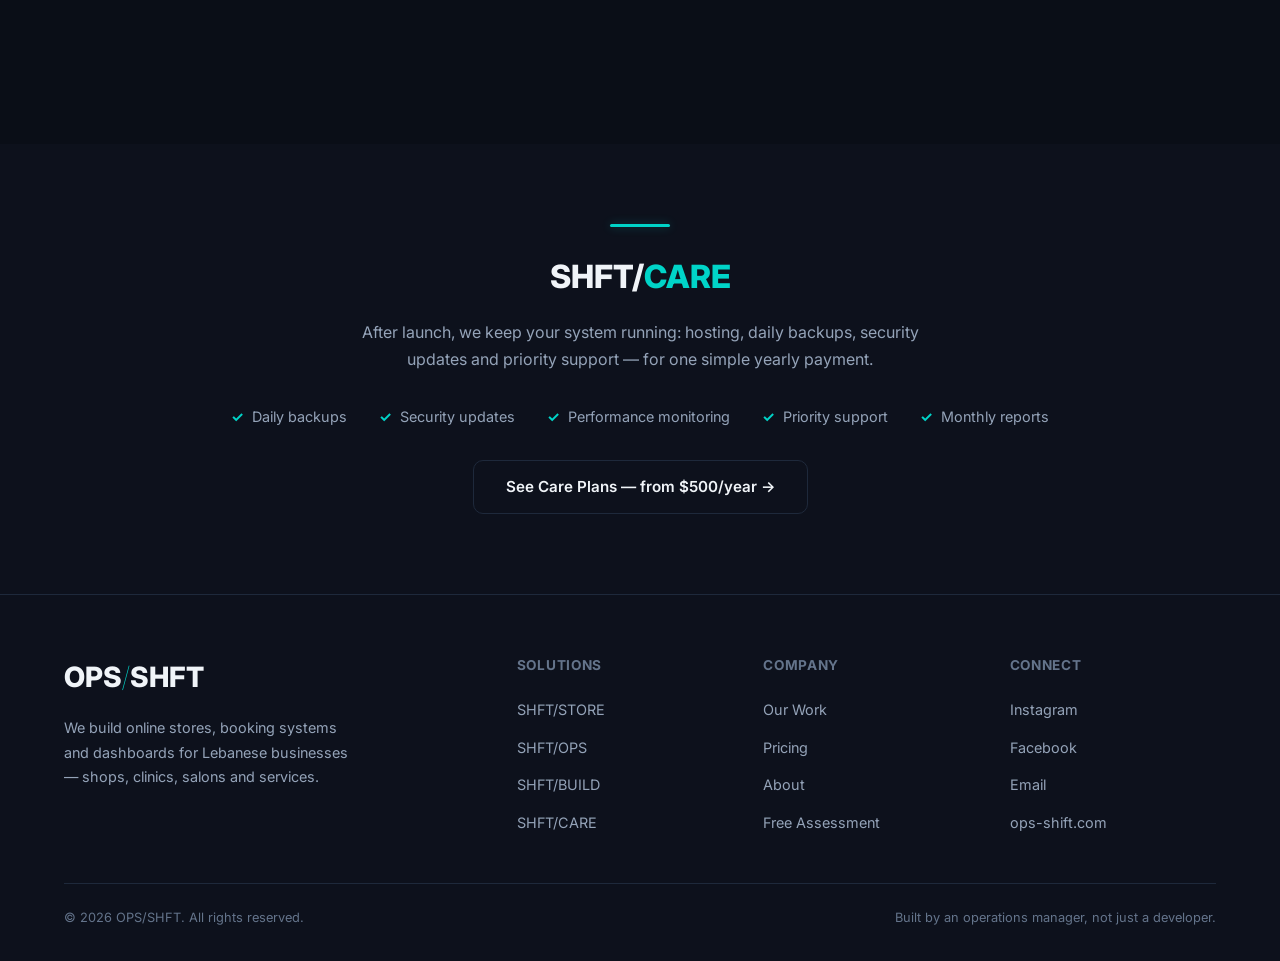
<file: solutions.html>
<!DOCTYPE html><html lang='en'><head><meta charset='UTF-8'><meta name='viewport' content='width=device-width, initial-scale=1.0'><title>What We Build | Stores, Booking Systems &amp; Dashboards | OPS/SHFT</title><link rel='preconnect' href='https://fonts.googleapis.com'><link rel='preconnect' href='https://fonts.gstatic.com' crossorigin><link href='https://fonts.googleapis.com/css2?family=Inter:wght@300;400;500;600;700;800;900&display=swap' rel='stylesheet'><link rel='stylesheet' href='styles.css'><style>nav{position:fixed;top:0;left:0;right:0;z-index:1000;padding:16px 0;background:rgba(10,14,23,0.8);backdrop-filter:blur(20px);border-bottom:1px solid var(--border);transition:var(--transition-base)}nav.scrolled{padding:12px 0;background:rgba(10,14,23,0.95)}.nav-inner{display:flex;align-items:center;justify-content:space-between}.logo{font-family:var(--font-display);font-size:1.5rem;font-weight:800;color:var(--text-primary);letter-spacing:-0.02em;display:flex;align-items:center;gap:2px;text-decoration:none}.logo .slash{color:var(--accent);font-weight:100;text-shadow:0 0 15px var(--accent-glow)}.nav-links{display:flex;align-items:center;gap:22px}@media(max-width:768px){.nav-links{display:none}}.nav-links a{color:var(--text-secondary);font-size:0.9rem;font-weight:500;position:relative;white-space:nowrap}.nav-links a::after{content:'';position:absolute;bottom:-4px;left:0;width:0;height:2px;background:var(--accent);transition:var(--transition-base);box-shadow:0 0 6px var(--accent-glow)}.nav-links a:hover{color:var(--text-primary)}.nav-links a:hover::after{width:100%}.nav-cta{padding:10px 24px;font-size:0.85rem}.mobile-menu-btn{display:none;background:none;border:none;color:var(--text-primary);font-size:1.5rem;cursor:pointer}@media(max-width:768px){.mobile-menu-btn{display:block}}.page-hero{padding:160px 0 80px;background:linear-gradient(180deg,var(--bg-primary) 0%,var(--bg-secondary) 100%);position:relative;overflow:hidden}.page-hero::before{content:'';position:absolute;top:0;left:0;right:0;height:1px;background:linear-gradient(90deg,transparent,var(--accent),transparent);opacity:0.5}.page-hero-grid{position:absolute;inset:0;background-image:linear-gradient(rgba(0,212,200,0.02) 1px,transparent 1px),linear-gradient(90deg,rgba(0,212,200,0.02) 1px,transparent 1px);background-size:80px 80px;mask-image:radial-gradient(ellipse at center,black 20%,transparent 70%)}.page-title{font-family:var(--font-display);font-size:clamp(2.5rem,5vw,4rem);font-weight:900;line-height:1.1;margin-bottom:16px}.page-title .accent{color:var(--accent);text-shadow:0 0 20px var(--accent-glow)}.page-subtitle{font-size:1.1rem;color:var(--text-secondary);max-width:600px;line-height:1.7}.solutions-detail{padding:80px 0}.solution-block{padding:80px 0;border-bottom:1px solid var(--border)}.solution-block:last-child{border-bottom:none}.solution-block-header{display:grid;grid-template-columns:1fr 1fr;gap:64px;align-items:center;margin-bottom:48px}@media(max-width:768px){.solution-block-header{grid-template-columns:1fr;gap:32px}}.solution-block-badge{display:inline-flex;padding:6px 16px;background:var(--accent-dim);border:1px solid rgba(0,212,200,0.2);border-radius:100px;font-size:0.8rem;font-weight:700;color:var(--accent);letter-spacing:0.05em;text-transform:uppercase;margin-bottom:16px}.solution-block-title{font-family:var(--font-display);font-size:clamp(1.75rem,3vw,2.5rem);font-weight:800;margin-bottom:16px;line-height:1.15}.solution-block-desc{color:var(--text-secondary);font-size:1.05rem;line-height:1.7}.solution-block-visual{background:var(--bg-card);border:1px solid var(--border);border-radius:var(--radius-xl);padding:32px;box-shadow:var(--shadow-lg)}.solution-block-visual::before{content:'';display:block;height:2px;background:linear-gradient(90deg,transparent,var(--accent),transparent);margin:-32px -32px 24px -32px;border-radius:var(--radius-xl) var(--radius-xl) 0 0}.feature-grid{display:grid;grid-template-columns:repeat(2,1fr);gap:16px}@media(max-width:640px){.feature-grid{grid-template-columns:1fr}}.feature-item{display:flex;align-items:flex-start;gap:12px;padding:16px;background:var(--bg-card);border:1px solid var(--border);border-radius:var(--radius-md)}.feature-icon{width:36px;height:36px;border-radius:var(--radius-sm);background:var(--accent-dim);display:flex;align-items:center;justify-content:center;color:var(--accent);font-size:1rem;flex-shrink:0}.feature-text{font-size:0.9rem;color:var(--text-secondary);line-height:1.5}.block-links{display:flex;gap:20px;align-items:center;flex-wrap:wrap;margin-top:24px}.block-links a{color:var(--accent);font-weight:600;font-size:0.9rem}.block-links .price-note{color:var(--text-muted);font-size:0.85rem}.outcome-box{background:var(--accent-dim);border:1px solid rgba(0,212,200,0.2);border-radius:var(--radius-lg);padding:24px;margin-top:32px}.outcome-box h4{color:var(--accent);font-size:0.9rem;font-weight:700;text-transform:uppercase;letter-spacing:0.05em;margin-bottom:12px}.outcome-box p{color:var(--text-secondary);font-size:0.9rem;line-height:1.6}.care-section{padding:80px 0;background:var(--bg-secondary);text-align:center}.care-section .divider{margin:0 auto 24px}.care-title{font-family:var(--font-display);font-size:clamp(1.5rem,3vw,2rem);font-weight:800;margin-bottom:16px}.care-desc{color:var(--text-secondary);font-size:1rem;max-width:600px;margin:0 auto 32px;line-height:1.7}.care-features{display:flex;justify-content:center;gap:32px;flex-wrap:wrap;margin-bottom:32px}.care-feature{display:flex;align-items:center;gap:8px;color:var(--text-secondary);font-size:0.9rem}.care-feature::before{content:'✓';color:var(--accent);font-weight:700}.whatsapp-float{position:fixed;bottom:24px;right:24px;z-index:9996;width:56px;height:56px;border-radius:50%;background:#25d366;display:flex;align-items:center;justify-content:center;color:#fff;font-size:1.75rem;box-shadow:0 4px 12px rgba(0,0,0,0.3);transition:var(--transition-base)}.whatsapp-float:hover{transform:scale(1.1)}@media(min-width:769px){.whatsapp-float{display:none}}footer{background:var(--bg-secondary);border-top:1px solid var(--border);padding:60px 0 32px}.footer-grid{display:grid;grid-template-columns:2fr 1fr 1fr 1fr;gap:40px;margin-bottom:48px}@media(max-width:768px){.footer-grid{grid-template-columns:1fr 1fr}}.footer-logo{font-size:1.75rem;font-weight:800;margin-bottom:16px;display:inline-block;color:var(--text-primary);text-decoration:none}.footer-logo .slash{color:var(--accent);font-weight:100}.footer-desc{color:var(--text-secondary);font-size:0.9rem;line-height:1.7;max-width:300px}.footer-title{font-size:0.85rem;font-weight:700;text-transform:uppercase;letter-spacing:0.05em;color:var(--text-muted);margin-bottom:20px}.footer-links{list-style:none;display:flex;flex-direction:column;gap:12px}.footer-links a{color:var(--text-secondary);font-size:0.9rem;text-decoration:none;transition:var(--transition-base)}.footer-links a:hover{color:var(--accent)}.footer-bottom{border-top:1px solid var(--border);padding-top:24px;display:flex;justify-content:space-between;align-items:center;flex-wrap:wrap;gap:16px}.footer-bottom p{color:var(--text-muted);font-size:0.8rem}</style></head><body><div class='scanline-overlay'></div><div class='noise-overlay'></div><div class='cursor-glow' id='cursorGlow'></div><div class='page-transition' id='pageTransition'><div class='page-transition-overlay'></div><div class='page-transition-slash'>/</div></div><nav id='navbar'><div class='container nav-inner'><a href='index.html' class='logo' data-transition>OPS<span class='slash'>/</span>SHFT</a><div class='nav-links' id='navLinks'><a href='index.html' data-transition>Home</a><a href='solutions.html' data-transition>Solutions</a><a href='pricing.html' data-transition>Pricing</a><a href='work.html' data-transition>Work</a><a href='about.html' data-transition>About</a><a href='assessment.html' class='btn btn-primary nav-cta' data-transition>Free Assessment</a></div><button class='mobile-menu-btn' id='mobileMenuBtn'>☰</button></div></nav><main><section class='page-hero'><div class='page-hero-grid'></div><div class='container'><div class='divider'></div><h1 class='page-title'>What we <span class='accent'>build</span></h1><p class='page-subtitle'>Online stores, booking systems and dashboards for Lebanese businesses — shops, clinics, salons and services. Every project: written scope, fixed price agreed upfront, milestone payments.</p></div></section><section class='solutions-detail'><div class='container'><div class='solution-block' id='store'><div class='solution-block-header'><div><span class='solution-block-badge'>SHFT/STORE</span><h2 class='solution-block-title'>Your Online Store</h2><p class='solution-block-desc'>For shops, boutiques, babywear, cosmetics and product businesses selling through Instagram or WhatsApp. You get a bilingual (English / Arabic) store with your products, your prices and cash on delivery — and orders that arrive organized instead of scattered in chats.</p></div><div class='solution-block-visual'><div style='font-family:var(--font-display);font-size:1.5rem;font-weight:800;margin-bottom:16px;color:var(--accent)'>Storefront Preview</div><div style='display:flex;flex-direction:column;gap:8px'><div style='padding:12px;background:var(--bg-primary);border-radius:var(--radius-sm);display:flex;align-items:center;gap:12px'><span style='width:40px;height:40px;background:var(--accent-dim);border-radius:var(--radius-sm);display:flex;align-items:center;justify-content:center'>👗</span><div style='flex:1'><div style='font-size:0.85rem;font-weight:600'>Blue Dress - Size M</div><div style='font-size:0.75rem;color:var(--text-muted)'>$45.00 · In Stock</div></div><span style='color:var(--accent);font-size:0.8rem;font-weight:600'>Add to Cart →</span></div><div style='padding:12px;background:var(--bg-primary);border-radius:var(--radius-sm);display:flex;align-items:center;gap:12px'><span style='width:40px;height:40px;background:var(--accent-dim);border-radius:var(--radius-sm);display:flex;align-items:center;justify-content:center'>👶</span><div style='flex:1'><div style='font-size:0.85rem;font-weight:600'>Baby Romper - 6-12M</div><div style='font-size:0.75rem;color:var(--text-muted)'>$28.00 · 3 Left</div></div><span style='color:var(--accent);font-size:0.8rem;font-weight:600'>Add to Cart →</span></div></div></div></div><div class='feature-grid'><div class='feature-item'><div class='feature-icon'>🏷️</div><span class='feature-text'>Your full catalog — sizes, colors, stock per variant</span></div><div class='feature-item'><div class='feature-icon'>🛒</div><span class='feature-text'>Fast checkout your customers understand on their phones</span></div><div class='feature-item'><div class='feature-icon'>💰</div><span class='feature-text'>Cash on Delivery with order confirmation</span></div><div class='feature-item'><div class='feature-icon'>📋</div><span class='feature-text'>Every order on one screen, with status tracking</span></div><div class='feature-item'><div class='feature-icon'>💳</div><span class='feature-text'>Card and Whish Pay options when you are ready</span></div><div class='feature-item'><div class='feature-icon'>🚚</div><span class='feature-text'>Delivery zones and courier integration</span></div></div><div class='outcome-box'><h4>What changes for you</h4><p>Orders stop living in WhatsApp chats. Stock updates itself when something sells. Customers get confirmations automatically. You see every order in one place.</p></div><div class='block-links'><a href='store.html' data-transition>Full details: pixel, monitoring &amp; more →</a><span class='price-note'>Part of the Growth package — from $1,200</span></div></div><div class='solution-block' id='ops'><div class='solution-block-header'><div><span class='solution-block-badge'>SHFT/OPS</span><h2 class='solution-block-title'>Your Business Dashboard</h2><p class='solution-block-desc'>The back office behind your store — or behind your existing WhatsApp sales. Orders, stock, customers, expenses and profit, all in one place you can check from your phone.</p></div><div class='solution-block-visual'><div style='font-family:var(--font-display);font-size:1.5rem;font-weight:800;margin-bottom:16px;color:var(--accent)'>Operations Dashboard</div><div style='display:grid;grid-template-columns:repeat(2,1fr);gap:8px'><div style='padding:12px;background:var(--bg-primary);border-radius:var(--radius-sm);text-align:center'><div style='font-size:1.25rem;font-weight:800;color:var(--accent)'>128</div><div style='font-size:0.7rem;color:var(--text-muted)'>Orders Today</div></div><div style='padding:12px;background:var(--bg-primary);border-radius:var(--radius-sm);text-align:center'><div style='font-size:1.25rem;font-weight:800;color:var(--success)'>98%</div><div style='font-size:0.7rem;color:var(--text-muted)'>In Stock</div></div><div style='padding:12px;background:var(--bg-primary);border-radius:var(--radius-sm);text-align:center'><div style='font-size:1.25rem;font-weight:800;color:var(--accent)'>$98K</div><div style='font-size:0.7rem;color:var(--text-muted)'>Revenue</div></div><div style='padding:12px;background:var(--bg-primary);border-radius:var(--radius-sm);text-align:center'><div style='font-size:1.25rem;font-weight:800;color:var(--accent)'>156</div><div style='font-size:0.7rem;color:var(--text-muted)'>Customers</div></div></div></div></div><div class='feature-grid'><div class='feature-item'><div class='feature-icon'>📦</div><span class='feature-text'>Stock that updates with every sale, with low-stock alerts</span></div><div class='feature-item'><div class='feature-icon'>👥</div><span class='feature-text'>Customer list with full purchase history</span></div><div class='feature-item'><div class='feature-icon'>📊</div><span class='feature-text'>Expenses and profit per product</span></div><div class='feature-item'><div class='feature-icon'>🔐</div><span class='feature-text'>Staff access with limits you control</span></div><div class='feature-item'><div class='feature-icon'>📱</div><span class='feature-text'>Customer order updates — WhatsApp API ready</span></div><div class='feature-item'><div class='feature-icon'>📈</div><span class='feature-text'>Daily numbers: sales, profit, returns</span></div></div><div class='outcome-box'><h4>What changes for you</h4><p>No more double-selling. No more guessing if you are actually making money. Every number you need is one tap away.</p></div><div class='block-links'><a href='ops.html' data-transition>Full details: alerts, reports &amp; team access →</a><span class='price-note'>From $1,200 with your store — or standalone</span></div></div><div class='solution-block' id='build'><div class='solution-block-header'><div><span class='solution-block-badge'>SHFT/BUILD</span><h2 class='solution-block-title'>A Custom System, Built Around You</h2><p class='solution-block-desc'>For clinics, salons, services and multi-branch businesses — when Shopify or templates cannot do what you need, we build a system around how your team actually works.</p></div><div class='solution-block-visual'><div style='font-family:var(--font-display);font-size:1.5rem;font-weight:800;margin-bottom:16px;color:var(--accent)'>Custom Workflow</div><div style='display:flex;flex-direction:column;gap:8px'><div style='padding:10px 16px;background:var(--bg-primary);border-radius:var(--radius-sm);font-size:0.85rem;display:flex;align-items:center;gap:8px'><span style='color:var(--accent)'>1.</span> Customer books appointment</div><div style='padding:10px 16px;background:var(--bg-primary);border-radius:var(--radius-sm);font-size:0.85rem;display:flex;align-items:center;gap:8px'><span style='color:var(--accent)'>2.</span> System assigns staff &amp; time</div><div style='padding:10px 16px;background:var(--bg-primary);border-radius:var(--radius-sm);font-size:0.85rem;display:flex;align-items:center;gap:8px'><span style='color:var(--accent)'>3.</span> Confirmation sent automatically</div><div style='padding:10px 16px;background:var(--bg-primary);border-radius:var(--radius-sm);font-size:0.85rem;display:flex;align-items:center;gap:8px'><span style='color:var(--accent)'>4.</span> Reminder 24h before</div></div></div></div><div class='feature-grid'><div class='feature-item'><div class='feature-icon'>📅</div><span class='feature-text'>Booking and appointment systems with staff schedules</span></div><div class='feature-item'><div class='feature-icon'>📊</div><span class='feature-text'>Dashboards with the numbers that matter to you</span></div><div class='feature-item'><div class='feature-icon'>⚙️</div><span class='feature-text'>Repetitive tasks automated</span></div><div class='feature-item'><div class='feature-icon'>🚪</div><span class='feature-text'>Portals for your clients</span></div><div class='feature-item'><div class='feature-icon'>🔗</div><span class='feature-text'>Connects with tools you already use</span></div><div class='feature-item'><div class='feature-icon'>🤖</div><span class='feature-text'>Built fast with AI, verified by a human</span></div></div><div class='outcome-box'><h4>What changes for you</h4><p>A tool that works exactly like your business does. No workarounds, no monthly pile of plugin fees.</p></div><div class='block-links'><a href='build.html' data-transition>Full details: booking, portals &amp; automation →</a><span class='price-note'>Full Independence package — from $2,800</span></div></div></div></section><section class='care-section' id='care'><div class='container'><div class='divider mx-auto'></div><h2 class='care-title'>SHFT/<span style='color:var(--accent)'>CARE</span></h2><p class='care-desc'>After launch, we keep your system running: hosting, daily backups, security updates and priority support — for one simple yearly payment.</p><div class='care-features'><span class='care-feature'>Daily backups</span><span class='care-feature'>Security updates</span><span class='care-feature'>Performance monitoring</span><span class='care-feature'>Priority support</span><span class='care-feature'>Monthly reports</span></div><a href='pricing.html#retainer' class='btn btn-outline' data-transition>See Care Plans — from $500/year →</a></div></section></main><a href='https://wa.me/96171787205' class='whatsapp-float' target='_blank' rel='noopener' aria-label='WhatsApp'>💬</a><footer><div class='container'><div class='footer-grid'><div><a href='index.html' class='footer-logo' data-transition>OPS<span class='slash'>/</span>SHFT</a><p class='footer-desc'>We build online stores, booking systems and dashboards for Lebanese businesses — shops, clinics, salons and services.</p></div><div><h4 class='footer-title'>Solutions</h4><ul class='footer-links'><li><a href='store.html' data-transition>SHFT/STORE</a></li><li><a href='ops.html' data-transition>SHFT/OPS</a></li><li><a href='build.html' data-transition>SHFT/BUILD</a></li><li><a href='pricing.html#retainer' data-transition>SHFT/CARE</a></li></ul></div><div><h4 class='footer-title'>Company</h4><ul class='footer-links'><li><a href='work.html' data-transition>Our Work</a></li><li><a href='pricing.html' data-transition>Pricing</a></li><li><a href='about.html' data-transition>About</a></li><li><a href='assessment.html' data-transition>Free Assessment</a></li></ul></div><div><h4 class='footer-title'>Connect</h4><ul class='footer-links'><li><a href='https://instagram.com/ops.shift.studio' target='_blank' rel='noopener'>Instagram</a></li><li><a href='https://facebook.com/ops/shift studio' target='_blank' rel='noopener'>Facebook</a></li><li><a href='mailto:ops-shift-studio@gmail.com'>Email</a></li><li><a href='https://ops-shift.com'>ops-shift.com</a></li></ul></div></div><div class='footer-bottom'><p>© 2026 OPS/SHFT. All rights reserved.</p><p>Built by an operations manager, not just a developer.</p></div></div></footer><script>document.addEventListener('DOMContentLoaded',()=>{const _mb=document.getElementById('mobileMenuBtn');const _nl=document.getElementById('navLinks');if(_mb&&_nl){_mb.addEventListener('click',()=>{_nl.classList.toggle('open')});_nl.querySelectorAll('a').forEach(a=>a.addEventListener('click',()=>_nl.classList.remove('open')));}const navbar=document.getElementById('navbar');window.addEventListener('scroll',()=>{if(window.scrollY>50){navbar.classList.add('scrolled')}else{navbar.classList.remove('scrolled')}});const cursorGlow=document.getElementById('cursorGlow');let mouseX=0,mouseY=0,currentX=0,currentY=0;document.addEventListener('mousemove',(e)=>{mouseX=e.clientX;mouseY=e.clientY;cursorGlow.classList.add('active')});function animateCursor(){currentX+=(mouseX-currentX)*0.1;currentY+=(mouseY-currentY)*0.1;cursorGlow.style.left=currentX+'px';cursorGlow.style.top=currentY+'px';requestAnimationFrame(animateCursor)}animateCursor();document.addEventListener('mouseleave',()=>cursorGlow.classList.remove('active'));const transition=document.getElementById('pageTransition');document.querySelectorAll('a[data-transition]').forEach(link=>{link.addEventListener('click',(e)=>{const href=link.getAttribute('href');if(href&&href.startsWith('http'))return;if(href&&href.startsWith('#'))return;e.preventDefault();transition.classList.add('active');setTimeout(()=>{window.location.href=href},500)})});const observer=new IntersectionObserver((entries)=>{entries.forEach(entry=>{if(entry.isIntersecting){entry.target.style.opacity='1';entry.target.style.transform='translateY(0)';observer.unobserve(entry.target)}})},{threshold:0.1});document.querySelectorAll('.feature-item, .solution-block, .outcome-box').forEach(el=>{el.style.opacity='0';el.style.transform='translateY(30px)';el.style.transition='opacity 0.6s ease, transform 0.6s ease';observer.observe(el)})});</script></body></html>
</file>
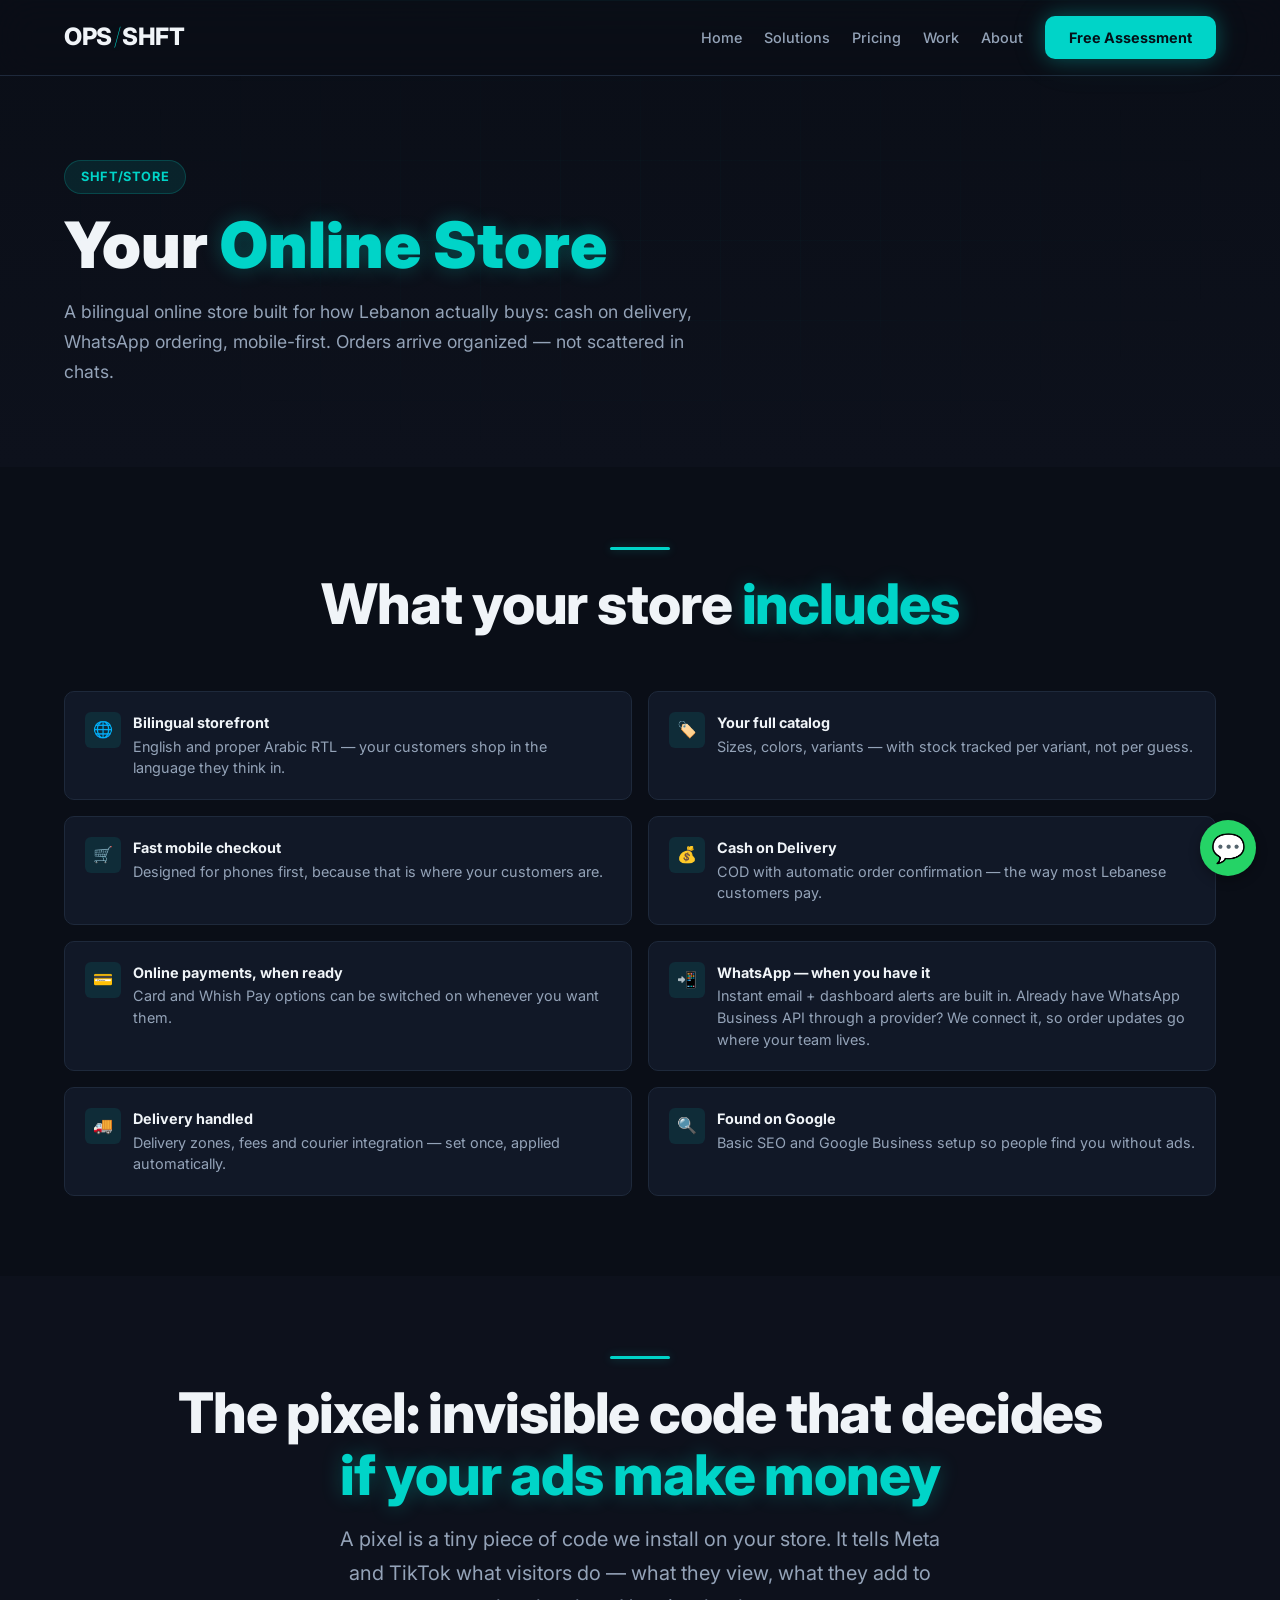
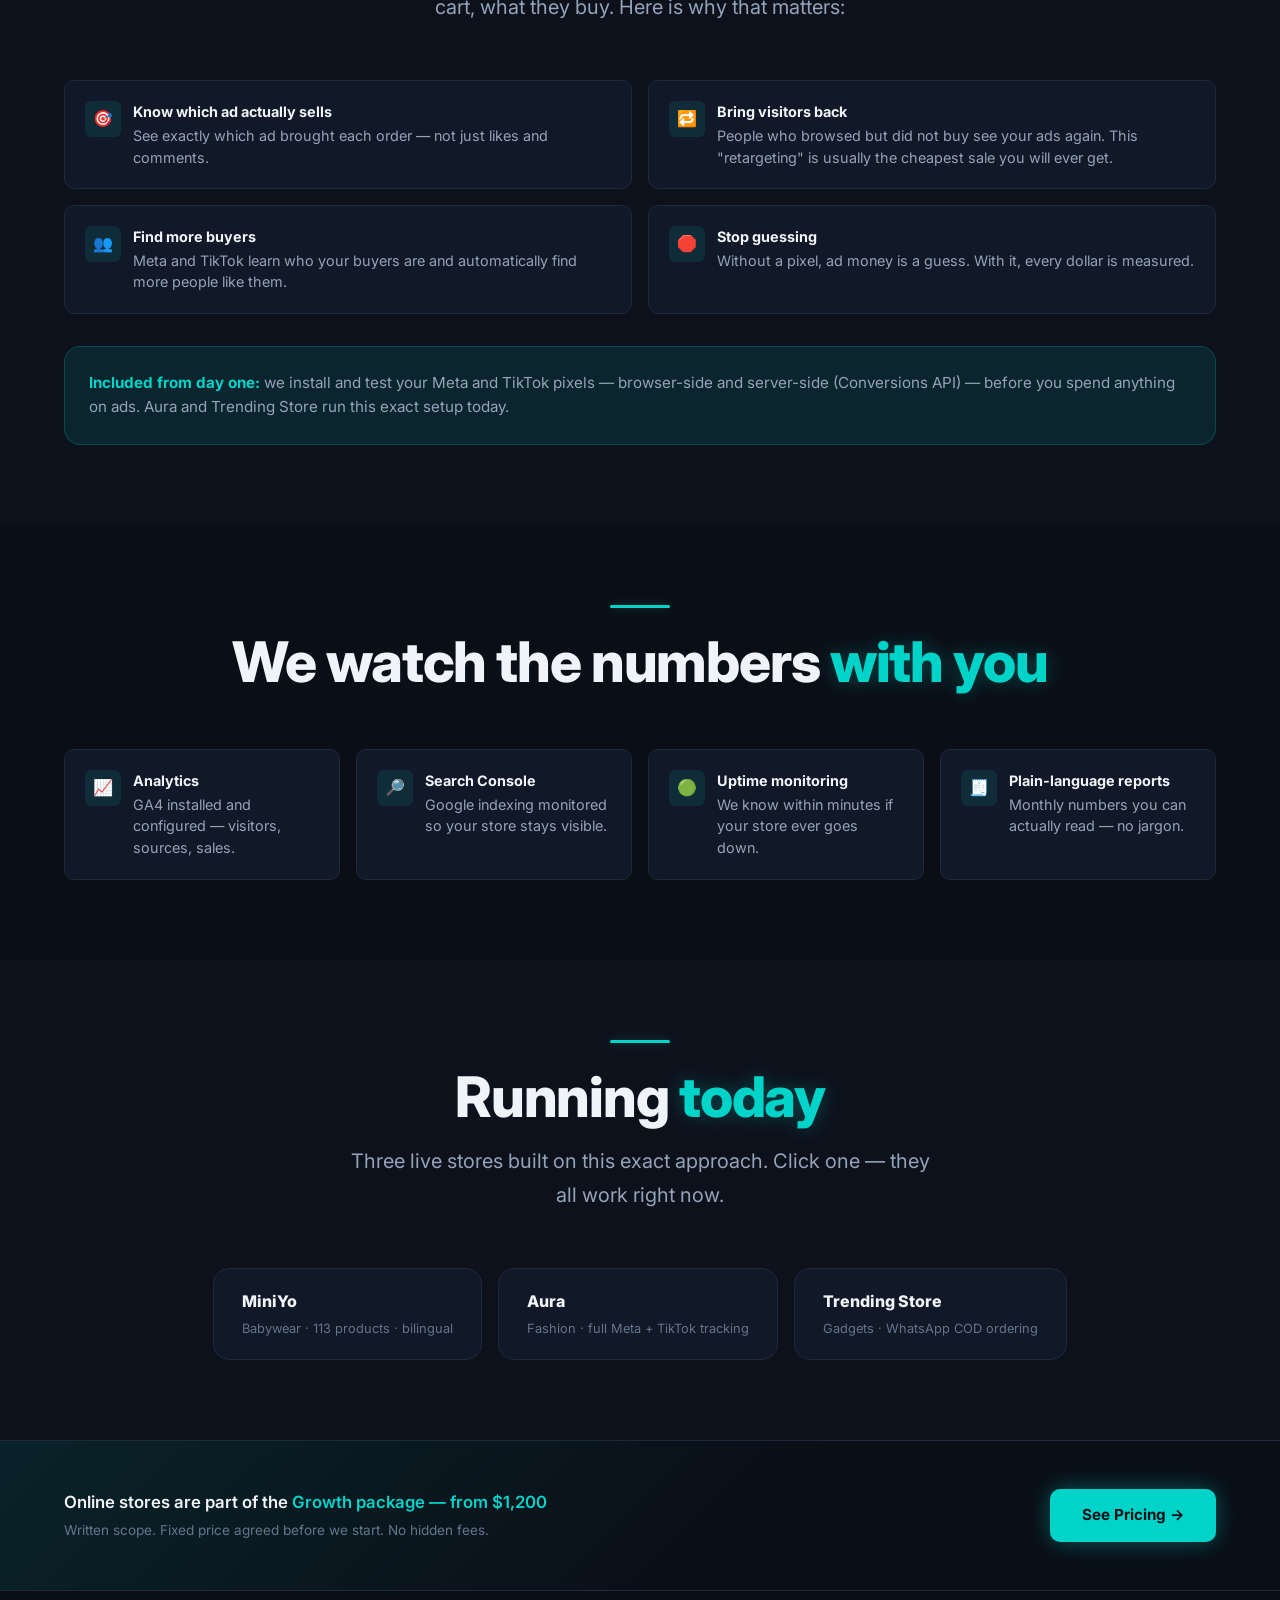
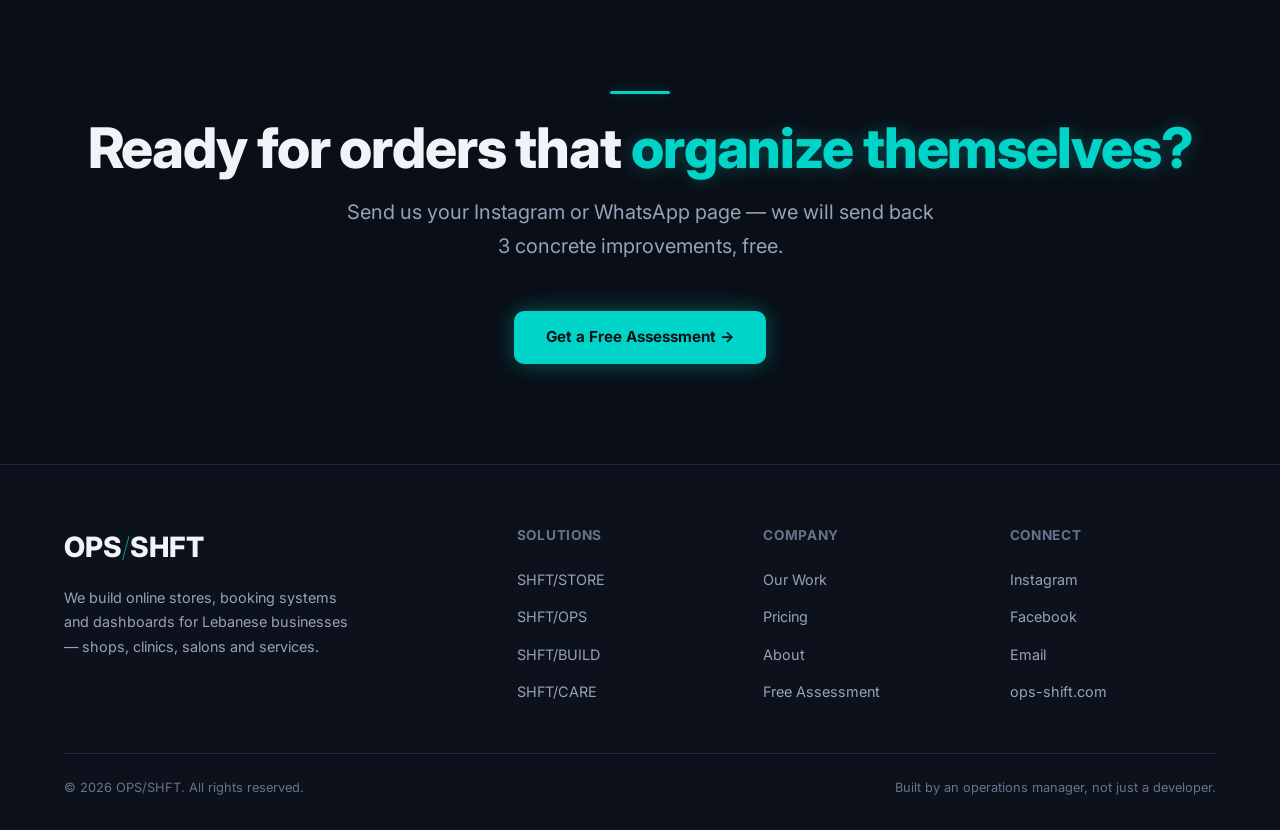
<file: store.html>
<!DOCTYPE html><html lang='en'><head><meta charset='UTF-8'><meta name='viewport' content='width=device-width, initial-scale=1.0'><title>SHFT/STORE — Your Online Store | OPS/SHFT</title><link rel='preconnect' href='https://fonts.googleapis.com'><link rel='preconnect' href='https://fonts.gstatic.com' crossorigin><link href='https://fonts.googleapis.com/css2?family=Inter:wght@300;400;500;600;700;800;900&display=swap' rel='stylesheet'><link rel='stylesheet' href='styles.css'><style>nav{position:fixed;top:0;left:0;right:0;z-index:1000;padding:16px 0;background:rgba(10,14,23,0.8);backdrop-filter:blur(20px);border-bottom:1px solid var(--border);transition:var(--transition-base)}nav.scrolled{padding:12px 0;background:rgba(10,14,23,0.95)}.nav-inner{display:flex;align-items:center;justify-content:space-between}.logo{font-family:var(--font-display);font-size:1.5rem;font-weight:800;color:var(--text-primary);letter-spacing:-0.02em;display:flex;align-items:center;gap:2px;text-decoration:none}.logo .slash{color:var(--accent);font-weight:100;text-shadow:0 0 15px var(--accent-glow)}.nav-links{display:flex;align-items:center;gap:22px}@media(max-width:768px){.nav-links{display:none}}.nav-links a{color:var(--text-secondary);font-size:0.9rem;font-weight:500;position:relative;white-space:nowrap}.nav-links a::after{content:'';position:absolute;bottom:-4px;left:0;width:0;height:2px;background:var(--accent);transition:var(--transition-base);box-shadow:0 0 6px var(--accent-glow)}.nav-links a:hover{color:var(--text-primary)}.nav-links a:hover::after{width:100%}.nav-cta{padding:10px 24px;font-size:0.85rem}.mobile-menu-btn{display:none;background:none;border:none;color:var(--text-primary);font-size:1.5rem;cursor:pointer}@media(max-width:768px){.mobile-menu-btn{display:block}}.page-hero{padding:160px 0 80px;background:linear-gradient(180deg,var(--bg-primary) 0%,var(--bg-secondary) 100%);position:relative;overflow:hidden}.page-hero::before{content:'';position:absolute;top:0;left:0;right:0;height:1px;background:linear-gradient(90deg,transparent,var(--accent),transparent);opacity:0.5}.page-hero-grid{position:absolute;inset:0;background-image:linear-gradient(rgba(0,212,200,0.02) 1px,transparent 1px),linear-gradient(90deg,rgba(0,212,200,0.02) 1px,transparent 1px);background-size:80px 80px;mask-image:radial-gradient(ellipse at center,black 20%,transparent 70%)}.page-badge{display:inline-flex;padding:6px 16px;background:var(--accent-dim);border:1px solid rgba(0,212,200,0.2);border-radius:100px;font-size:0.8rem;font-weight:700;color:var(--accent);letter-spacing:0.05em;text-transform:uppercase;margin-bottom:16px}.page-title{font-family:var(--font-display);font-size:clamp(2.5rem,5vw,4rem);font-weight:900;line-height:1.1;margin-bottom:16px}.page-title .accent{color:var(--accent);text-shadow:0 0 20px var(--accent-glow)}.page-subtitle{font-size:1.1rem;color:var(--text-secondary);max-width:640px;line-height:1.7}.band{padding:80px 0}.band-alt{padding:80px 0;background:var(--bg-secondary)}.band-header{text-align:center;margin-bottom:56px}.feature-grid{display:grid;grid-template-columns:repeat(2,1fr);gap:16px}@media(max-width:640px){.feature-grid{grid-template-columns:1fr}}.feature-grid-4{display:grid;grid-template-columns:repeat(4,1fr);gap:16px}@media(max-width:1024px){.feature-grid-4{grid-template-columns:repeat(2,1fr)}}@media(max-width:640px){.feature-grid-4{grid-template-columns:1fr}}.feature-item{display:flex;align-items:flex-start;gap:12px;padding:20px;background:var(--bg-card);border:1px solid var(--border);border-radius:var(--radius-md);transition:var(--transition-base)}.feature-item:hover{border-color:var(--border-hover);transform:translateY(-3px)}.feature-icon{width:36px;height:36px;border-radius:var(--radius-sm);background:var(--accent-dim);display:flex;align-items:center;justify-content:center;color:var(--accent);font-size:1rem;flex-shrink:0}.feature-text{font-size:0.9rem;color:var(--text-secondary);line-height:1.5}.feature-text strong{color:var(--text-primary);display:block;margin-bottom:2px}.price-strip{padding:48px 0;background:linear-gradient(135deg,var(--accent-dim) 0%,transparent 60%);border-top:1px solid var(--border);border-bottom:1px solid var(--border)}.price-strip-inner{display:flex;align-items:center;justify-content:space-between;gap:24px;flex-wrap:wrap}.price-strip-text{font-size:1.05rem;color:var(--text-primary);font-weight:600}.price-strip-text span{color:var(--accent)}.price-strip-sub{color:var(--text-muted);font-size:0.85rem;margin-top:4px}.cta-final{padding:100px 0;text-align:center}.cta-final .divider{margin:0 auto 24px}.whatsapp-float{position:fixed;bottom:24px;right:24px;z-index:9996;width:56px;height:56px;border-radius:50%;background:#25d366;display:flex;align-items:center;justify-content:center;color:#fff;font-size:1.75rem;box-shadow:0 4px 12px rgba(0,0,0,0.3);transition:var(--transition-base)}.whatsapp-float:hover{transform:scale(1.1)}@media(min-width:769px){.whatsapp-float{display:none}}footer{background:var(--bg-secondary);border-top:1px solid var(--border);padding:60px 0 32px}.footer-grid{display:grid;grid-template-columns:2fr 1fr 1fr 1fr;gap:40px;margin-bottom:48px}@media(max-width:768px){.footer-grid{grid-template-columns:1fr 1fr}}.footer-logo{font-size:1.75rem;font-weight:800;margin-bottom:16px;display:inline-block;color:var(--text-primary);text-decoration:none}.footer-logo .slash{color:var(--accent);font-weight:100}.footer-desc{color:var(--text-secondary);font-size:0.9rem;line-height:1.7;max-width:300px}.footer-title{font-size:0.85rem;font-weight:700;text-transform:uppercase;letter-spacing:0.05em;color:var(--text-muted);margin-bottom:20px}.footer-links{list-style:none;display:flex;flex-direction:column;gap:12px}.footer-links a{color:var(--text-secondary);font-size:0.9rem;text-decoration:none;transition:var(--transition-base)}.footer-links a:hover{color:var(--accent)}.footer-bottom{border-top:1px solid var(--border);padding-top:24px;display:flex;justify-content:space-between;align-items:center;flex-wrap:wrap;gap:16px}.footer-bottom p{color:var(--text-muted);font-size:0.8rem}.pixel-grid{display:grid;grid-template-columns:repeat(2,1fr);gap:16px}@media(max-width:640px){.pixel-grid{grid-template-columns:1fr}}.pixel-note{margin-top:32px;padding:24px;background:var(--accent-dim);border:1px solid rgba(0,212,200,0.2);border-radius:var(--radius-lg);color:var(--text-secondary);font-size:0.95rem;line-height:1.6}.pixel-note strong{color:var(--accent)}.proof-row{display:flex;gap:16px;flex-wrap:wrap;justify-content:center}.proof-chip{display:flex;flex-direction:column;gap:4px;padding:20px 28px;background:var(--bg-card);border:1px solid var(--border);border-radius:var(--radius-lg);min-width:200px;transition:var(--transition-base);text-decoration:none}.proof-chip:hover{border-color:var(--accent);transform:translateY(-3px)}.proof-chip .pc-name{font-weight:800;font-family:var(--font-display);color:var(--text-primary)}.proof-chip .pc-desc{font-size:0.8rem;color:var(--text-muted)}</style></head><body><div class='scanline-overlay'></div><div class='noise-overlay'></div><div class='cursor-glow' id='cursorGlow'></div><div class='page-transition' id='pageTransition'><div class='page-transition-overlay'></div><div class='page-transition-slash'>/</div></div><nav id='navbar'><div class='container nav-inner'><a href='index.html' class='logo' data-transition>OPS<span class='slash'>/</span>SHFT</a><div class='nav-links' id='navLinks'><a href='index.html' data-transition>Home</a><a href='solutions.html' data-transition>Solutions</a><a href='pricing.html' data-transition>Pricing</a><a href='work.html' data-transition>Work</a><a href='about.html' data-transition>About</a><a href='assessment.html' class='btn btn-primary nav-cta' data-transition>Free Assessment</a></div><button class='mobile-menu-btn' id='mobileMenuBtn' aria-label='Menu'>☰</button></div></nav><main><section class='page-hero'><div class='page-hero-grid'></div><div class='container'><span class='page-badge'>SHFT/STORE</span><h1 class='page-title'>Your <span class='accent'>Online Store</span></h1><p class='page-subtitle'>A bilingual online store built for how Lebanon actually buys: cash on delivery, WhatsApp ordering, mobile-first. Orders arrive organized — not scattered in chats.</p></div></section><section class='band'><div class='container'><div class='band-header'><div class='divider mx-auto'></div><h2 class='section-title'>What your store <span class='accent'>includes</span></h2></div><div class='feature-grid'><div class='feature-item'><div class='feature-icon'>🌐</div><span class='feature-text'><strong>Bilingual storefront</strong>English and proper Arabic RTL — your customers shop in the language they think in.</span></div><div class='feature-item'><div class='feature-icon'>🏷️</div><span class='feature-text'><strong>Your full catalog</strong>Sizes, colors, variants — with stock tracked per variant, not per guess.</span></div><div class='feature-item'><div class='feature-icon'>🛒</div><span class='feature-text'><strong>Fast mobile checkout</strong>Designed for phones first, because that is where your customers are.</span></div><div class='feature-item'><div class='feature-icon'>💰</div><span class='feature-text'><strong>Cash on Delivery</strong>COD with automatic order confirmation — the way most Lebanese customers pay.</span></div><div class='feature-item'><div class='feature-icon'>💳</div><span class='feature-text'><strong>Online payments, when ready</strong>Card and Whish Pay options can be switched on whenever you want them.</span></div><div class='feature-item'><div class='feature-icon'>📲</div><span class='feature-text'><strong>WhatsApp — when you have it</strong>Instant email + dashboard alerts are built in. Already have WhatsApp Business API through a provider? We connect it, so order updates go where your team lives.</span></div><div class='feature-item'><div class='feature-icon'>🚚</div><span class='feature-text'><strong>Delivery handled</strong>Delivery zones, fees and courier integration — set once, applied automatically.</span></div><div class='feature-item'><div class='feature-icon'>🔍</div><span class='feature-text'><strong>Found on Google</strong>Basic SEO and Google Business setup so people find you without ads.</span></div></div></div></section><section class='band-alt'><div class='container'><div class='band-header'><div class='divider mx-auto'></div><h2 class='section-title'>The pixel: invisible code that decides<br><span class='accent'>if your ads make money</span></h2><p class='section-subtitle mx-auto text-center'>A pixel is a tiny piece of code we install on your store. It tells Meta and TikTok what visitors do — what they view, what they add to cart, what they buy. Here is why that matters:</p></div><div class='pixel-grid'><div class='feature-item'><div class='feature-icon'>🎯</div><span class='feature-text'><strong>Know which ad actually sells</strong>See exactly which ad brought each order — not just likes and comments.</span></div><div class='feature-item'><div class='feature-icon'>🔁</div><span class='feature-text'><strong>Bring visitors back</strong>People who browsed but did not buy see your ads again. This "retargeting" is usually the cheapest sale you will ever get.</span></div><div class='feature-item'><div class='feature-icon'>👥</div><span class='feature-text'><strong>Find more buyers</strong>Meta and TikTok learn who your buyers are and automatically find more people like them.</span></div><div class='feature-item'><div class='feature-icon'>🛑</div><span class='feature-text'><strong>Stop guessing</strong>Without a pixel, ad money is a guess. With it, every dollar is measured.</span></div></div><div class='pixel-note'><strong>Included from day one:</strong> we install and test your Meta and TikTok pixels — browser-side and server-side (Conversions API) — before you spend anything on ads. Aura and Trending Store run this exact setup today.</div></div></section><section class='band'><div class='container'><div class='band-header'><div class='divider mx-auto'></div><h2 class='section-title'>We watch the numbers <span class='accent'>with you</span></h2></div><div class='feature-grid-4'><div class='feature-item'><div class='feature-icon'>📈</div><span class='feature-text'><strong>Analytics</strong>GA4 installed and configured — visitors, sources, sales.</span></div><div class='feature-item'><div class='feature-icon'>🔎</div><span class='feature-text'><strong>Search Console</strong>Google indexing monitored so your store stays visible.</span></div><div class='feature-item'><div class='feature-icon'>🟢</div><span class='feature-text'><strong>Uptime monitoring</strong>We know within minutes if your store ever goes down.</span></div><div class='feature-item'><div class='feature-icon'>🧾</div><span class='feature-text'><strong>Plain-language reports</strong>Monthly numbers you can actually read — no jargon.</span></div></div></div></section><section class='band-alt'><div class='container'><div class='band-header'><div class='divider mx-auto'></div><h2 class='section-title'>Running <span class='accent'>today</span></h2><p class='section-subtitle mx-auto text-center'>Three live stores built on this exact approach. Click one — they all work right now.</p></div><div class='proof-row'><a href='work.html#miniyo' class='proof-chip' data-transition><span class='pc-name'>MiniYo</span><span class='pc-desc'>Babywear · 113 products · bilingual</span></a><a href='work.html#aura' class='proof-chip' data-transition><span class='pc-name'>Aura</span><span class='pc-desc'>Fashion · full Meta + TikTok tracking</span></a><a href='work.html#trending' class='proof-chip' data-transition><span class='pc-name'>Trending Store</span><span class='pc-desc'>Gadgets · WhatsApp COD ordering</span></a></div></div></section><section class='price-strip'><div class='container price-strip-inner'><div><div class='price-strip-text'>Online stores are part of the <span>Growth package — from $1,200</span></div><div class='price-strip-sub'>Written scope. Fixed price agreed before we start. No hidden fees.</div></div><a href='pricing.html' class='btn btn-primary' data-transition>See Pricing →</a></div></section><section class='cta-final'><div class='container'><div class='divider mx-auto'></div><h2 class='section-title'>Ready for orders that <span class='accent'>organize themselves?</span></h2><p class='section-subtitle mx-auto'>Send us your Instagram or WhatsApp page — we will send back 3 concrete improvements, free.</p><a href='assessment.html' class='btn btn-primary' data-transition>Get a Free Assessment →</a></div></section></main><a href='https://wa.me/96171787205' class='whatsapp-float' target='_blank' rel='noopener' aria-label='WhatsApp'>💬</a><footer><div class='container'><div class='footer-grid'><div><a href='index.html' class='footer-logo' data-transition>OPS<span class='slash'>/</span>SHFT</a><p class='footer-desc'>We build online stores, booking systems and dashboards for Lebanese businesses — shops, clinics, salons and services.</p></div><div><h4 class='footer-title'>Solutions</h4><ul class='footer-links'><li><a href='store.html' data-transition>SHFT/STORE</a></li><li><a href='ops.html' data-transition>SHFT/OPS</a></li><li><a href='build.html' data-transition>SHFT/BUILD</a></li><li><a href='pricing.html#retainer' data-transition>SHFT/CARE</a></li></ul></div><div><h4 class='footer-title'>Company</h4><ul class='footer-links'><li><a href='work.html' data-transition>Our Work</a></li><li><a href='pricing.html' data-transition>Pricing</a></li><li><a href='about.html' data-transition>About</a></li><li><a href='assessment.html' data-transition>Free Assessment</a></li></ul></div><div><h4 class='footer-title'>Connect</h4><ul class='footer-links'><li><a href='https://instagram.com/ops.shift.studio' target='_blank' rel='noopener'>Instagram</a></li><li><a href='https://facebook.com/ops/shift studio' target='_blank' rel='noopener'>Facebook</a></li><li><a href='mailto:ops-shift-studio@gmail.com'>Email</a></li><li><a href='https://ops-shift.com'>ops-shift.com</a></li></ul></div></div><div class='footer-bottom'><p>© 2026 OPS/SHFT. All rights reserved.</p><p>Built by an operations manager, not just a developer.</p></div></div></footer><script>document.addEventListener('DOMContentLoaded',()=>{const _mb=document.getElementById('mobileMenuBtn');const _nl=document.getElementById('navLinks');if(_mb&&_nl){_mb.addEventListener('click',()=>{_nl.classList.toggle('open')});_nl.querySelectorAll('a').forEach(a=>a.addEventListener('click',()=>_nl.classList.remove('open')));}const navbar=document.getElementById('navbar');window.addEventListener('scroll',()=>{if(window.scrollY>50){navbar.classList.add('scrolled')}else{navbar.classList.remove('scrolled')}});const cursorGlow=document.getElementById('cursorGlow');let mouseX=0,mouseY=0,currentX=0,currentY=0;document.addEventListener('mousemove',(e)=>{mouseX=e.clientX;mouseY=e.clientY;cursorGlow.classList.add('active')});function animateCursor(){currentX+=(mouseX-currentX)*0.1;currentY+=(mouseY-currentY)*0.1;cursorGlow.style.left=currentX+'px';cursorGlow.style.top=currentY+'px';requestAnimationFrame(animateCursor)}animateCursor();document.addEventListener('mouseleave',()=>cursorGlow.classList.remove('active'));const transition=document.getElementById('pageTransition');document.querySelectorAll('a[data-transition]').forEach(link=>{link.addEventListener('click',(e)=>{const href=link.getAttribute('href');if(href&&href.startsWith('http'))return;if(href&&href.startsWith('#'))return;e.preventDefault();transition.classList.add('active');setTimeout(()=>{window.location.href=href},500)})});const observer=new IntersectionObserver((entries)=>{entries.forEach(entry=>{if(entry.isIntersecting){entry.target.style.opacity='1';entry.target.style.transform='translateY(0)';observer.unobserve(entry.target)}})},{threshold:0.1});document.querySelectorAll('.feature-item, .price-card, .compare-row, .who-card').forEach(el=>{el.style.opacity='0';el.style.transform='translateY(30px)';el.style.transition='opacity 0.6s ease, transform 0.6s ease';observer.observe(el)})});</script></body></html>
</file>
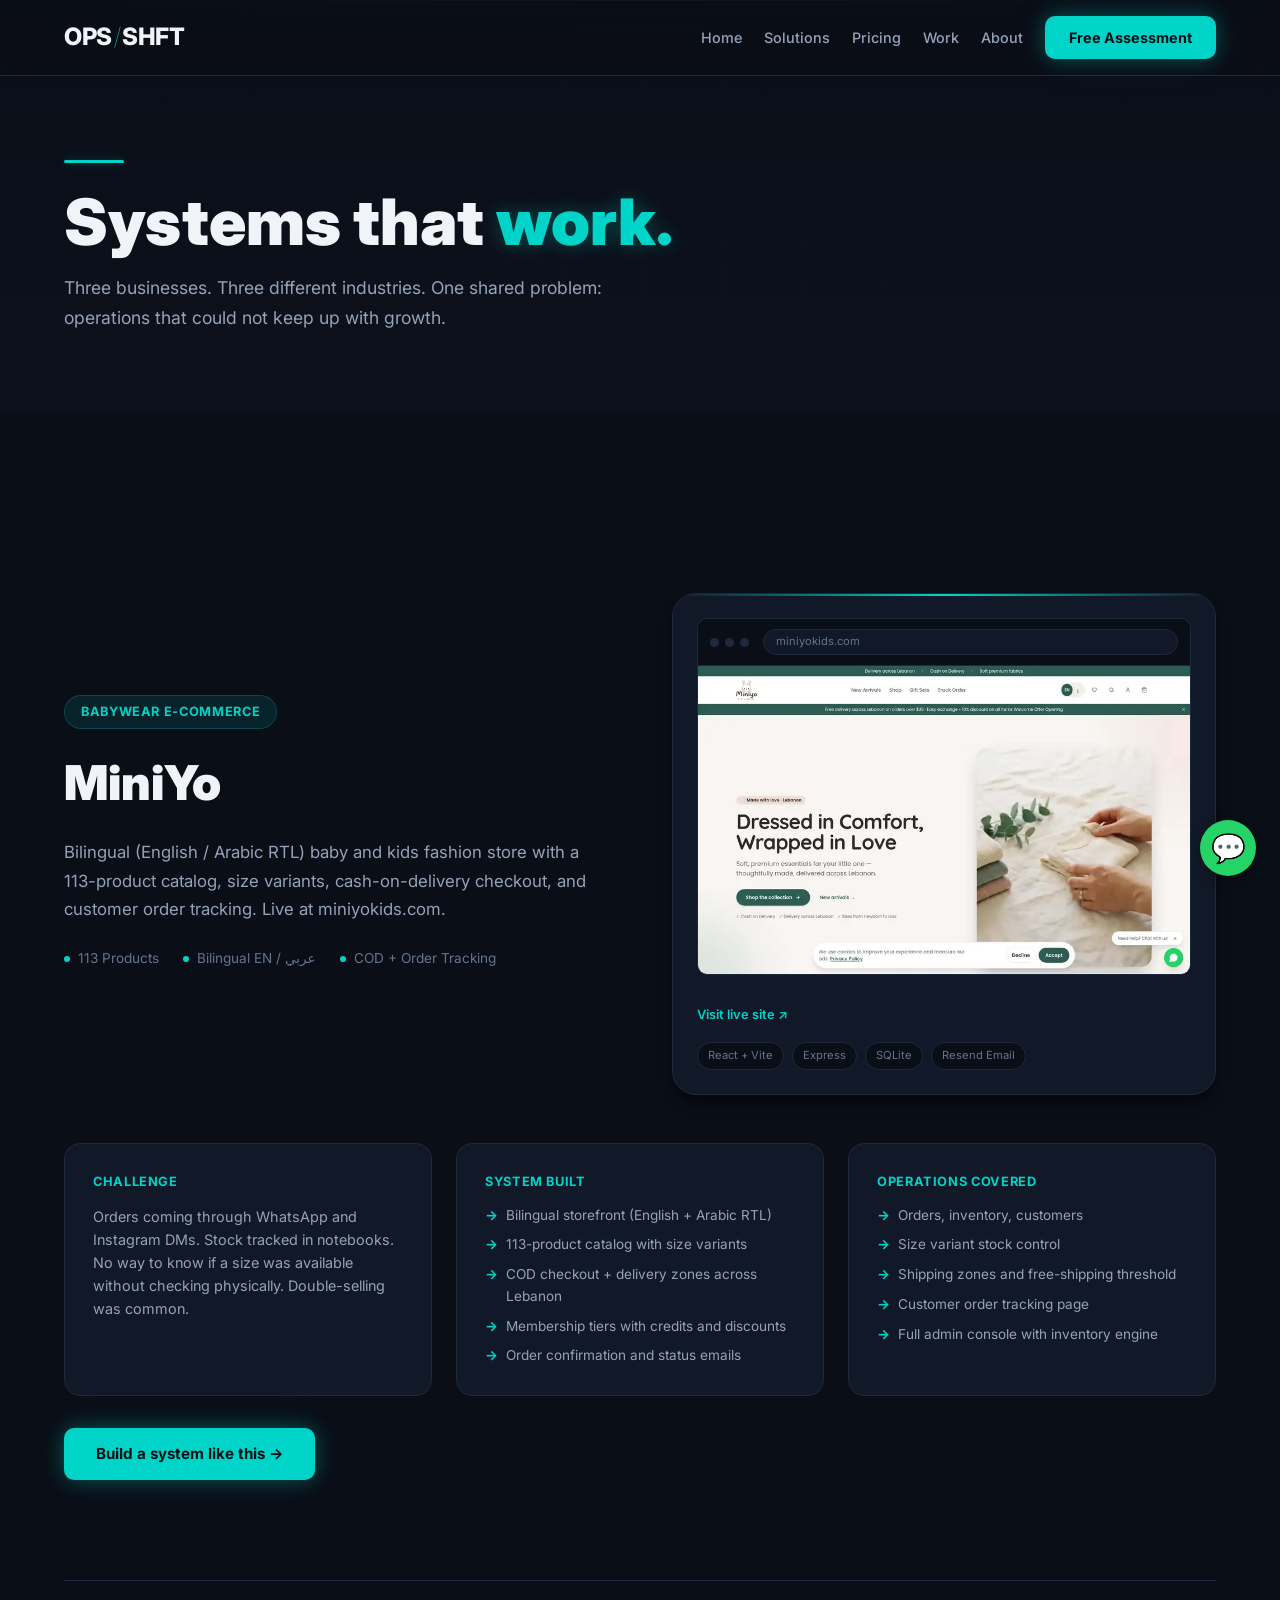
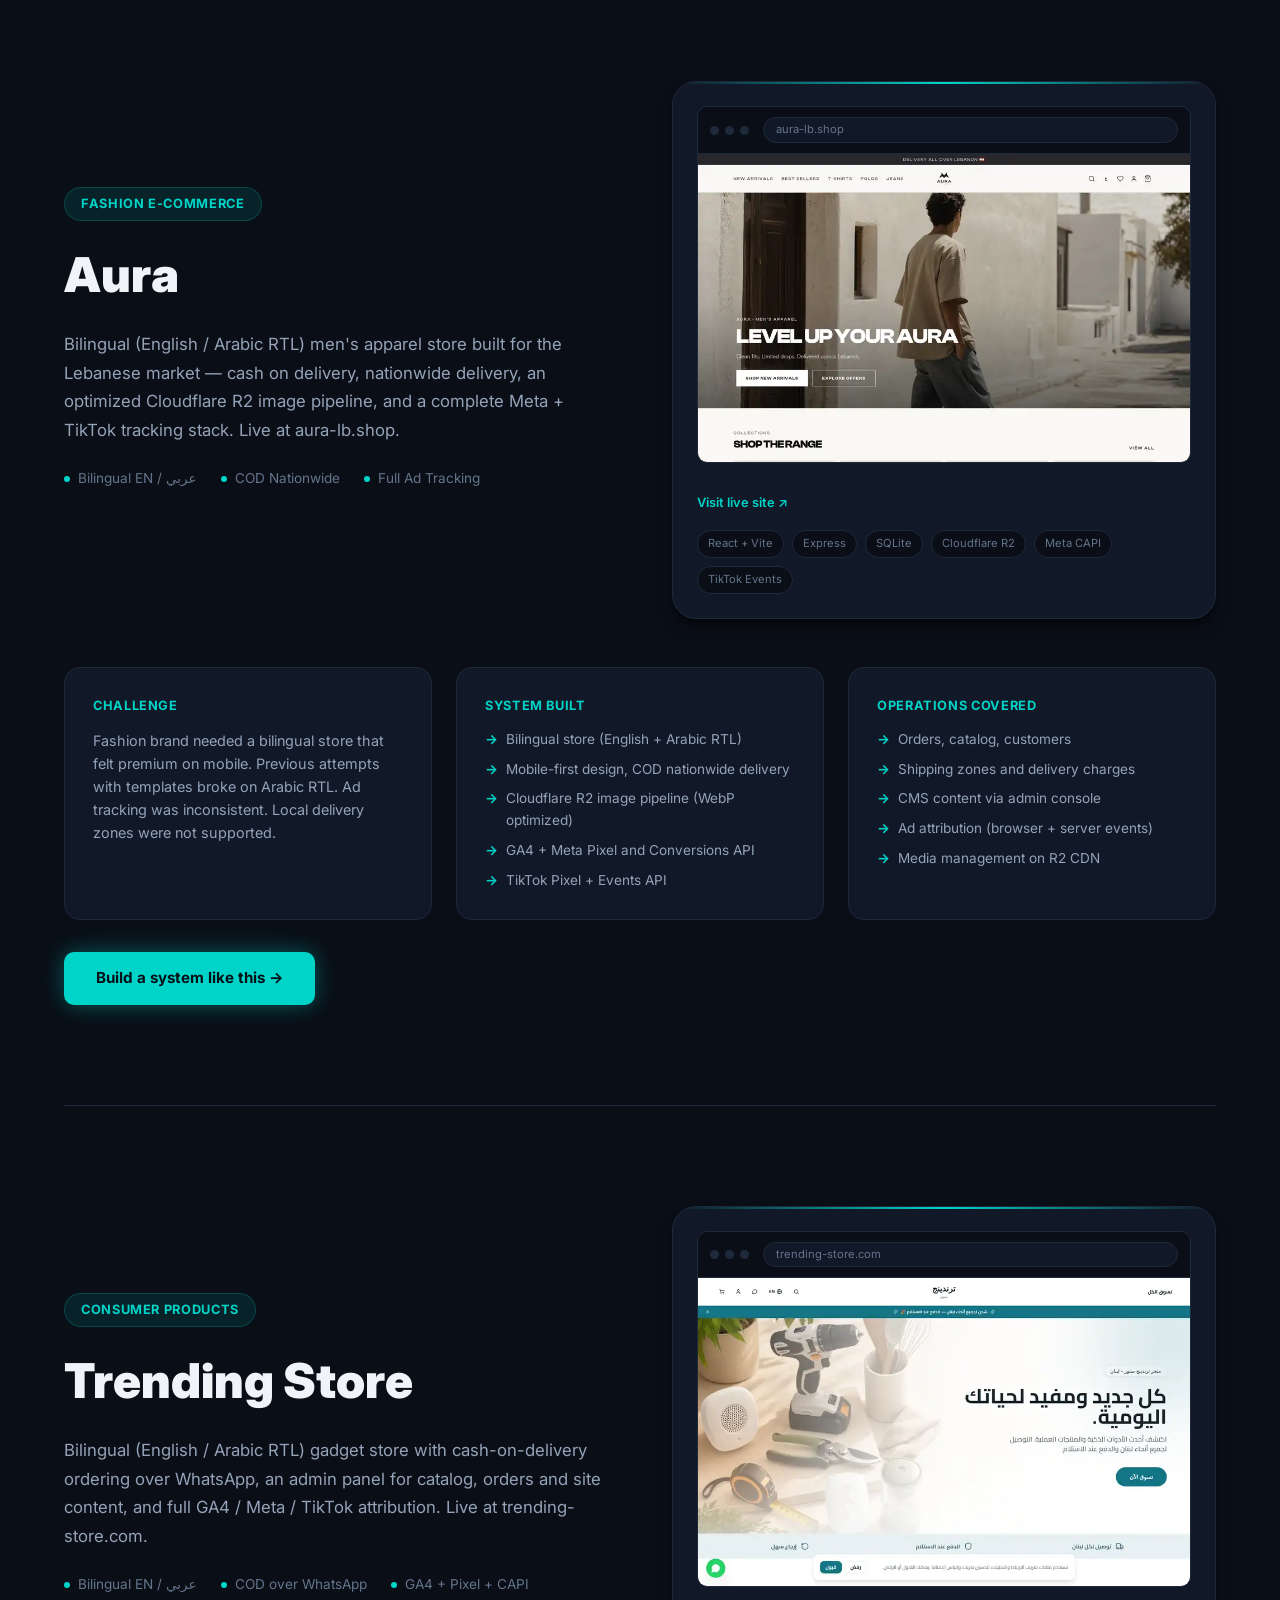
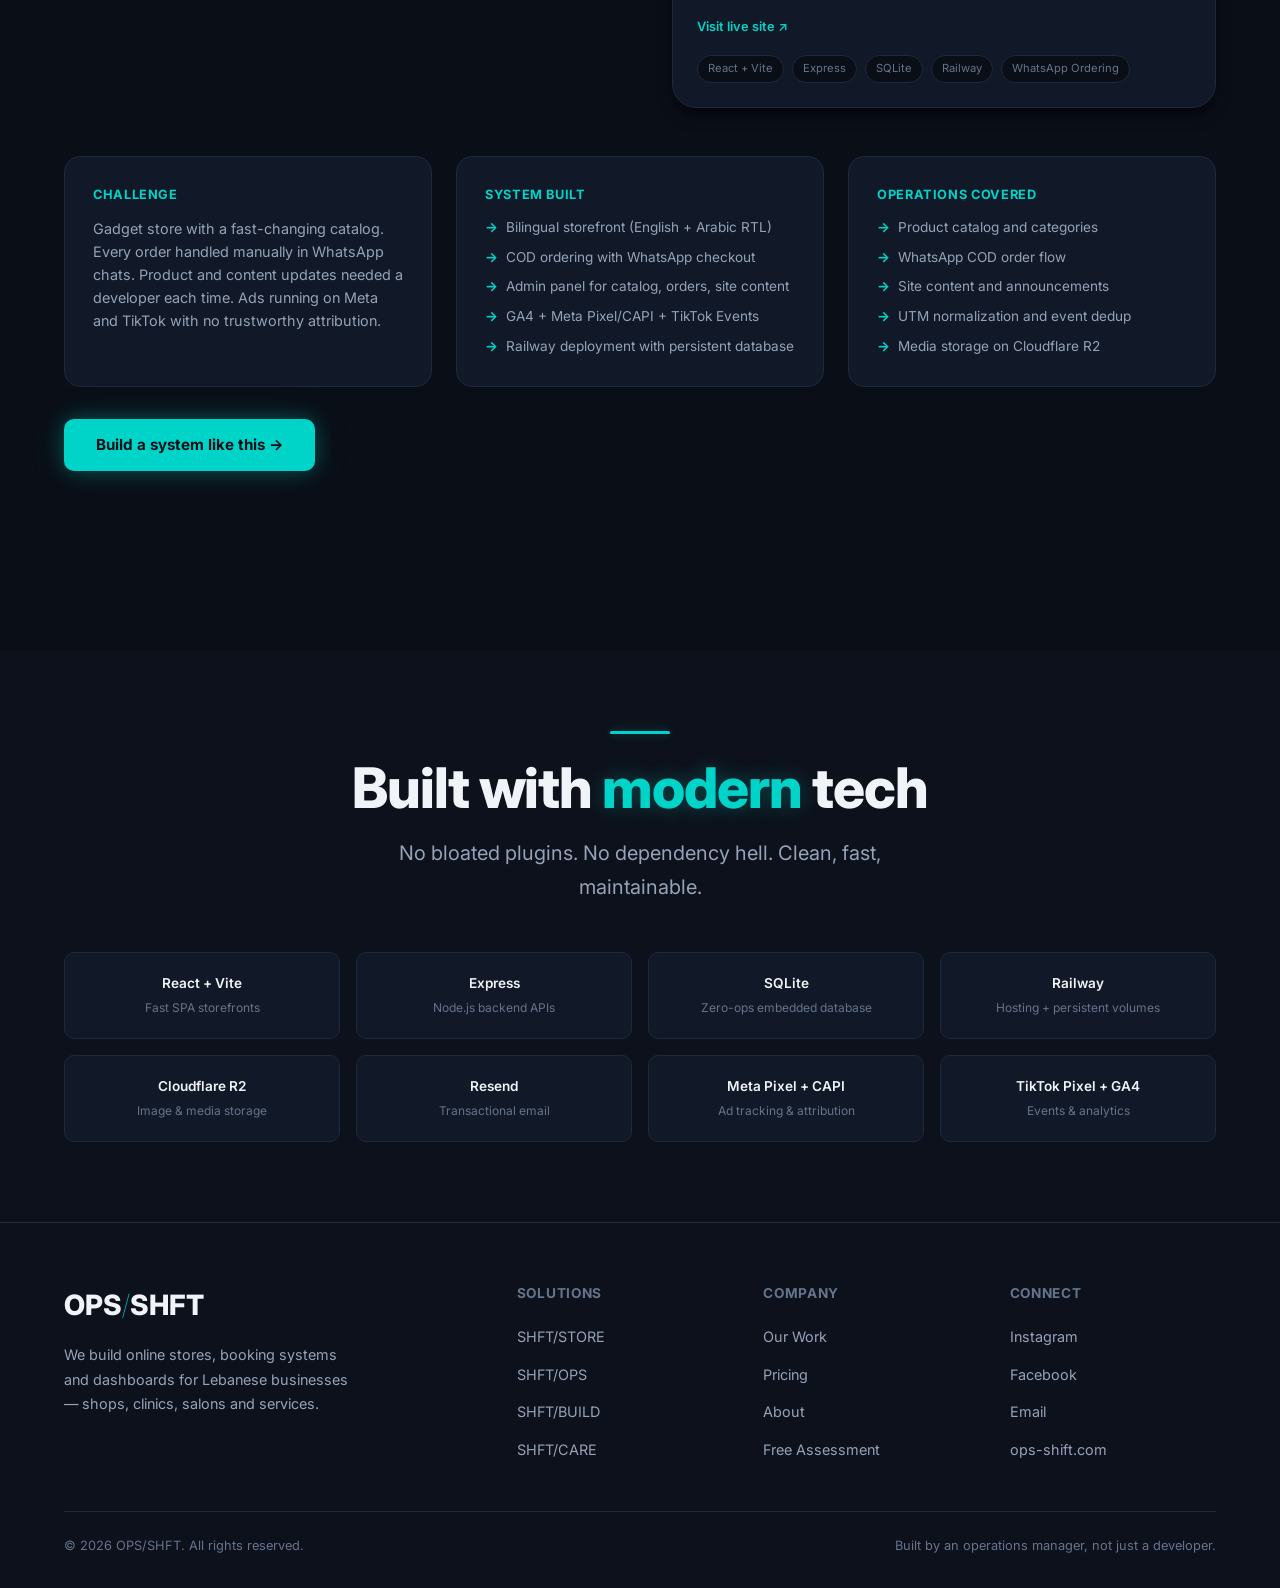
<file: work.html>
<!DOCTYPE html><html lang='en'><head><meta charset='UTF-8'><meta name='viewport' content='width=device-width, initial-scale=1.0'><title>Our Work | OPS/SHFT</title><link rel='preconnect' href='https://fonts.googleapis.com'><link rel='preconnect' href='https://fonts.gstatic.com' crossorigin><link href='https://fonts.googleapis.com/css2?family=Inter:wght@300;400;500;600;700;800;900&display=swap' rel='stylesheet'><link rel='stylesheet' href='styles.css'><style>nav{position:fixed;top:0;left:0;right:0;z-index:1000;padding:16px 0;background:rgba(10,14,23,0.8);backdrop-filter:blur(20px);border-bottom:1px solid var(--border);transition:var(--transition-base)}nav.scrolled{padding:12px 0;background:rgba(10,14,23,0.95)}.nav-inner{display:flex;align-items:center;justify-content:space-between}.logo{font-family:var(--font-display);font-size:1.5rem;font-weight:800;color:var(--text-primary);letter-spacing:-0.02em;display:flex;align-items:center;gap:2px;text-decoration:none}.logo .slash{color:var(--accent);font-weight:100;text-shadow:0 0 15px var(--accent-glow)}.nav-links{display:flex;align-items:center;gap:22px}@media(max-width:768px){.nav-links{display:none}}.nav-links a{color:var(--text-secondary);font-size:0.9rem;font-weight:500;position:relative;white-space:nowrap}.nav-links a::after{content:'';position:absolute;bottom:-4px;left:0;width:0;height:2px;background:var(--accent);transition:var(--transition-base);box-shadow:0 0 6px var(--accent-glow)}.nav-links a:hover{color:var(--text-primary)}.nav-links a:hover::after{width:100%}.nav-cta{padding:10px 24px;font-size:0.85rem}.mobile-menu-btn{display:none;background:none;border:none;color:var(--text-primary);font-size:1.5rem;cursor:pointer}@media(max-width:768px){.mobile-menu-btn{display:block}}.page-hero{padding:160px 0 80px;background:linear-gradient(180deg,var(--bg-primary) 0%,var(--bg-secondary) 100%);position:relative;overflow:hidden}.page-hero::before{content:'';position:absolute;top:0;left:0;right:0;height:1px;background:linear-gradient(90deg,transparent,var(--accent),transparent);opacity:0.5}.page-hero-grid{position:absolute;inset:0;background-image:linear-gradient(rgba(0,212,200,0.02) 1px,transparent 1px),linear-gradient(90deg,rgba(0,212,200,0.02) 1px,transparent 1px);background-size:80px 80px;mask-image:radial-gradient(ellipse at center,black 20%,transparent 70%)}.page-title{font-family:var(--font-display);font-size:clamp(2.5rem,5vw,4rem);font-weight:900;line-height:1.1;margin-bottom:16px}.page-title .accent{color:var(--accent);text-shadow:0 0 20px var(--accent-glow)}.page-subtitle{font-size:1.1rem;color:var(--text-secondary);max-width:600px;line-height:1.7}.case-studies{padding:80px 0}.case-study{padding:100px 0;border-bottom:1px solid var(--border)}.case-study:last-child{border-bottom:none}.case-study-header{display:grid;grid-template-columns:1fr 1fr;gap:64px;align-items:center;margin-bottom:48px}@media(max-width:768px){.case-study-header{grid-template-columns:1fr;gap:32px}}.case-study-badge{display:inline-flex;padding:6px 16px;background:var(--accent-dim);border:1px solid rgba(0,212,200,0.2);border-radius:100px;font-size:0.8rem;font-weight:700;color:var(--accent);letter-spacing:0.05em;text-transform:uppercase;margin-bottom:16px}.case-study-name{font-family:var(--font-display);font-size:clamp(2rem,4vw,3rem);font-weight:900;margin-bottom:16px}.case-study-desc{color:var(--text-secondary);font-size:1.05rem;line-height:1.7;margin-bottom:24px}.case-study-meta{display:flex;gap:24px;flex-wrap:wrap;margin-bottom:24px}.case-study-meta-item{display:flex;align-items:center;gap:8px;color:var(--text-muted);font-size:0.85rem}.case-study-meta-item .dot{width:6px;height:6px;border-radius:50%;background:var(--accent)}.case-study-visual{background:var(--bg-card);border:1px solid var(--border);border-radius:var(--radius-xl);padding:24px;box-shadow:var(--shadow-lg);position:relative;overflow:hidden}.case-study-visual::before{content:'';position:absolute;top:0;left:0;right:0;height:2px;background:linear-gradient(90deg,transparent,var(--accent),transparent)}.case-study-browser{background:var(--bg-primary);border:1px solid var(--border);border-radius:var(--radius-md);overflow:hidden;margin-bottom:16px;transition:var(--transition-base);display:block}.case-study-browser:hover{border-color:rgba(0,212,200,0.4)}.case-study-browser-bar{display:flex;align-items:center;gap:6px;padding:10px 12px;border-bottom:1px solid var(--border)}.case-study-browser-bar .b-dot{width:9px;height:9px;border-radius:50%;background:var(--border)}.case-study-browser-bar .b-url{flex:1;margin-left:8px;font-size:0.7rem;color:var(--text-muted);background:var(--bg-card);border:1px solid var(--border);border-radius:100px;padding:3px 12px;white-space:nowrap;overflow:hidden;text-overflow:ellipsis}.case-study-browser img{display:block;width:100%;aspect-ratio:16/10;object-fit:cover;object-position:top}.case-study-live{display:inline-flex;align-items:center;gap:6px;margin-top:14px;font-size:0.8rem;font-weight:600;color:var(--accent);text-decoration:none}.case-study-live:hover{text-shadow:0 0 12px var(--accent-glow)}.case-study-tech{display:flex;gap:8px;flex-wrap:wrap;margin-top:16px}.case-study-tech span{padding:4px 10px;background:var(--bg-primary);border:1px solid var(--border);border-radius:100px;font-size:0.7rem;color:var(--text-muted)}.case-study-details{display:grid;grid-template-columns:repeat(3,1fr);gap:24px}@media(max-width:768px){.case-study-details{grid-template-columns:1fr}}.case-study-detail{background:var(--bg-card);border:1px solid var(--border);border-radius:var(--radius-lg);padding:28px}.case-study-detail h4{color:var(--accent);font-size:0.8rem;font-weight:700;text-transform:uppercase;letter-spacing:0.05em;margin-bottom:12px}.case-study-detail p{color:var(--text-secondary);font-size:0.9rem;line-height:1.6}.case-study-detail ul{list-style:none;display:flex;flex-direction:column;gap:8px;margin-top:12px}.case-study-detail li{display:flex;align-items:flex-start;gap:8px;color:var(--text-secondary);font-size:0.85rem}.case-study-detail li::before{content:'→';color:var(--accent);font-weight:700;flex-shrink:0}.case-study-cta{margin-top:32px}.tech-section{padding:80px 0;background:var(--bg-secondary)}.tech-header{text-align:center;margin-bottom:48px}.tech-grid{display:grid;grid-template-columns:repeat(4,1fr);gap:16px}@media(max-width:768px){.tech-grid{grid-template-columns:repeat(2,1fr)}}.tech-item{background:var(--bg-card);border:1px solid var(--border);border-radius:var(--radius-md);padding:20px;text-align:center;transition:var(--transition-base)}.tech-item:hover{border-color:var(--accent);box-shadow:var(--shadow-glow)}.tech-name{font-size:0.85rem;font-weight:600;color:var(--text-primary)}.tech-desc{font-size:0.75rem;color:var(--text-muted);margin-top:4px}.whatsapp-float{position:fixed;bottom:24px;right:24px;z-index:9996;width:56px;height:56px;border-radius:50%;background:#25d366;display:flex;align-items:center;justify-content:center;color:#fff;font-size:1.75rem;box-shadow:0 4px 12px rgba(0,0,0,0.3);transition:var(--transition-base)}.whatsapp-float:hover{transform:scale(1.1)}@media(min-width:769px){.whatsapp-float{display:none}}footer{background:var(--bg-secondary);border-top:1px solid var(--border);padding:60px 0 32px}.footer-grid{display:grid;grid-template-columns:2fr 1fr 1fr 1fr;gap:40px;margin-bottom:48px}@media(max-width:768px){.footer-grid{grid-template-columns:1fr 1fr}}.footer-logo{font-size:1.75rem;font-weight:800;margin-bottom:16px;display:inline-block;color:var(--text-primary);text-decoration:none}.footer-logo .slash{color:var(--accent);font-weight:100}.footer-desc{color:var(--text-secondary);font-size:0.9rem;line-height:1.7;max-width:300px}.footer-title{font-size:0.85rem;font-weight:700;text-transform:uppercase;letter-spacing:0.05em;color:var(--text-muted);margin-bottom:20px}.footer-links{list-style:none;display:flex;flex-direction:column;gap:12px}.footer-links a{color:var(--text-secondary);font-size:0.9rem;text-decoration:none;transition:var(--transition-base)}.footer-links a:hover{color:var(--accent)}.footer-bottom{border-top:1px solid var(--border);padding-top:24px;display:flex;justify-content:space-between;align-items:center;flex-wrap:wrap;gap:16px}.footer-bottom p{color:var(--text-muted);font-size:0.8rem}</style></head><body><div class='scanline-overlay'></div><div class='noise-overlay'></div><div class='cursor-glow' id='cursorGlow'></div><div class='page-transition' id='pageTransition'><div class='page-transition-overlay'></div><div class='page-transition-slash'>/</div></div><nav id='navbar'><div class='container nav-inner'><a href='index.html' class='logo' data-transition>OPS<span class='slash'>/</span>SHFT</a><div class='nav-links' id='navLinks'><a href='index.html' data-transition>Home</a><a href='solutions.html' data-transition>Solutions</a><a href='pricing.html' data-transition>Pricing</a><a href='work.html' data-transition>Work</a><a href='about.html' data-transition>About</a><a href='assessment.html' class='btn btn-primary nav-cta' data-transition>Free Assessment</a></div><button class='mobile-menu-btn' id='mobileMenuBtn'>☰</button></div></nav><main><section class='page-hero'><div class='page-hero-grid'></div><div class='container'><div class='divider'></div><h1 class='page-title'>Systems that <span class='accent'>work.</span></h1><p class='page-subtitle'>Three businesses. Three different industries. One shared problem: operations that could not keep up with growth.</p></div></section><section class='case-studies'><div class='container'><div class='case-study' id='miniyo'><div class='case-study-header'><div><span class='case-study-badge'>Babywear E-commerce</span><h2 class='case-study-name'>MiniYo</h2><p class='case-study-desc'>Bilingual (English / Arabic RTL) baby and kids fashion store with a 113-product catalog, size variants, cash-on-delivery checkout, and customer order tracking. Live at miniyokids.com.</p><div class='case-study-meta'><span class='case-study-meta-item'><span class='dot'></span>113 Products</span><span class='case-study-meta-item'><span class='dot'></span>Bilingual EN / عربي</span><span class='case-study-meta-item'><span class='dot'></span>COD + Order Tracking</span></div></div><div class='case-study-visual'><a href='https://miniyokids.com' target='_blank' rel='noopener' class='case-study-browser'><div class='case-study-browser-bar'><span class='b-dot'></span><span class='b-dot'></span><span class='b-dot'></span><span class='b-url'>miniyokids.com</span></div><img data-shot='shots/miniyo' data-chunks='9' src='' alt='MiniYoKids.com — bilingual baby &amp; kids fashion storefront' loading='lazy'/></a><a class='case-study-live' href='https://miniyokids.com' target='_blank' rel='noopener'>Visit live site ↗</a><div class='case-study-tech'><span>React + Vite</span><span>Express</span><span>SQLite</span><span>Resend Email</span></div></div></div><div class='case-study-details'><div class='case-study-detail'><h4>Challenge</h4><p>Orders coming through WhatsApp and Instagram DMs. Stock tracked in notebooks. No way to know if a size was available without checking physically. Double-selling was common.</p></div><div class='case-study-detail'><h4>System Built</h4><ul><li>Bilingual storefront (English + Arabic RTL)</li><li>113-product catalog with size variants</li><li>COD checkout + delivery zones across Lebanon</li><li>Membership tiers with credits and discounts</li><li>Order confirmation and status emails</li></ul></div><div class='case-study-detail'><h4>Operations Covered</h4><ul><li>Orders, inventory, customers</li><li>Size variant stock control</li><li>Shipping zones and free-shipping threshold</li><li>Customer order tracking page</li><li>Full admin console with inventory engine</li></ul></div></div><div class='case-study-cta'><a href='assessment.html' class='btn btn-primary' data-transition>Build a system like this →</a></div></div><div class='case-study' id='aura'><div class='case-study-header'><div><span class='case-study-badge'>Fashion E-commerce</span><h2 class='case-study-name'>Aura</h2><p class='case-study-desc'>Bilingual (English / Arabic RTL) men's apparel store built for the Lebanese market — cash on delivery, nationwide delivery, an optimized Cloudflare R2 image pipeline, and a complete Meta + TikTok tracking stack. Live at aura-lb.shop.</p><div class='case-study-meta'><span class='case-study-meta-item'><span class='dot'></span>Bilingual EN / عربي</span><span class='case-study-meta-item'><span class='dot'></span>COD Nationwide</span><span class='case-study-meta-item'><span class='dot'></span>Full Ad Tracking</span></div></div><div class='case-study-visual'><a href='https://aura-lb.shop' target='_blank' rel='noopener' class='case-study-browser'><div class='case-study-browser-bar'><span class='b-dot'></span><span class='b-dot'></span><span class='b-dot'></span><span class='b-url'>aura-lb.shop</span></div><img data-shot='shots/aura.txt' src='' alt="Aura-lb.shop — bilingual men's apparel storefront" loading='lazy'/></a><a class='case-study-live' href='https://aura-lb.shop' target='_blank' rel='noopener'>Visit live site ↗</a><div class='case-study-tech'><span>React + Vite</span><span>Express</span><span>SQLite</span><span>Cloudflare R2</span><span>Meta CAPI</span><span>TikTok Events</span></div></div></div><div class='case-study-details'><div class='case-study-detail'><h4>Challenge</h4><p>Fashion brand needed a bilingual store that felt premium on mobile. Previous attempts with templates broke on Arabic RTL. Ad tracking was inconsistent. Local delivery zones were not supported.</p></div><div class='case-study-detail'><h4>System Built</h4><ul><li>Bilingual store (English + Arabic RTL)</li><li>Mobile-first design, COD nationwide delivery</li><li>Cloudflare R2 image pipeline (WebP optimized)</li><li>GA4 + Meta Pixel and Conversions API</li><li>TikTok Pixel + Events API</li></ul></div><div class='case-study-detail'><h4>Operations Covered</h4><ul><li>Orders, catalog, customers</li><li>Shipping zones and delivery charges</li><li>CMS content via admin console</li><li>Ad attribution (browser + server events)</li><li>Media management on R2 CDN</li></ul></div></div><div class='case-study-cta'><a href='assessment.html' class='btn btn-primary' data-transition>Build a system like this →</a></div></div><div class='case-study' id='trending'><div class='case-study-header'><div><span class='case-study-badge'>Consumer Products</span><h2 class='case-study-name'>Trending Store</h2><p class='case-study-desc'>Bilingual (English / Arabic RTL) gadget store with cash-on-delivery ordering over WhatsApp, an admin panel for catalog, orders and site content, and full GA4 / Meta / TikTok attribution. Live at trending-store.com.</p><div class='case-study-meta'><span class='case-study-meta-item'><span class='dot'></span>Bilingual EN / عربي</span><span class='case-study-meta-item'><span class='dot'></span>COD over WhatsApp</span><span class='case-study-meta-item'><span class='dot'></span>GA4 + Pixel + CAPI</span></div></div><div class='case-study-visual'><a href='https://trending-store.com' target='_blank' rel='noopener' class='case-study-browser'><div class='case-study-browser-bar'><span class='b-dot'></span><span class='b-dot'></span><span class='b-dot'></span><span class='b-url'>trending-store.com</span></div><img data-shot='shots/trending' data-chunks='9' src='' alt='Trending-store.com — bilingual gadget store (Arabic)' loading='lazy'/></a><a class='case-study-live' href='https://trending-store.com' target='_blank' rel='noopener'>Visit live site ↗</a><div class='case-study-tech'><span>React + Vite</span><span>Express</span><span>SQLite</span><span>Railway</span><span>WhatsApp Ordering</span></div></div></div><div class='case-study-details'><div class='case-study-detail'><h4>Challenge</h4><p>Gadget store with a fast-changing catalog. Every order handled manually in WhatsApp chats. Product and content updates needed a developer each time. Ads running on Meta and TikTok with no trustworthy attribution.</p></div><div class='case-study-detail'><h4>System Built</h4><ul><li>Bilingual storefront (English + Arabic RTL)</li><li>COD ordering with WhatsApp checkout</li><li>Admin panel for catalog, orders, site content</li><li>GA4 + Meta Pixel/CAPI + TikTok Events</li><li>Railway deployment with persistent database</li></ul></div><div class='case-study-detail'><h4>Operations Covered</h4><ul><li>Product catalog and categories</li><li>WhatsApp COD order flow</li><li>Site content and announcements</li><li>UTM normalization and event dedup</li><li>Media storage on Cloudflare R2</li></ul></div></div><div class='case-study-cta'><a href='assessment.html' class='btn btn-primary' data-transition>Build a system like this →</a></div></div></div></section><section class='tech-section'><div class='container'><div class='tech-header'><div class='divider mx-auto'></div><h2 class='section-title text-center'>Built with <span class='accent'>modern</span> tech</h2><p class='section-subtitle mx-auto text-center'>No bloated plugins. No dependency hell. Clean, fast, maintainable.</p></div><div class='tech-grid'><div class='tech-item'><div class='tech-name'>React + Vite</div><div class='tech-desc'>Fast SPA storefronts</div></div><div class='tech-item'><div class='tech-name'>Express</div><div class='tech-desc'>Node.js backend APIs</div></div><div class='tech-item'><div class='tech-name'>SQLite</div><div class='tech-desc'>Zero-ops embedded database</div></div><div class='tech-item'><div class='tech-name'>Railway</div><div class='tech-desc'>Hosting + persistent volumes</div></div><div class='tech-item'><div class='tech-name'>Cloudflare R2</div><div class='tech-desc'>Image &amp; media storage</div></div><div class='tech-item'><div class='tech-name'>Resend</div><div class='tech-desc'>Transactional email</div></div><div class='tech-item'><div class='tech-name'>Meta Pixel + CAPI</div><div class='tech-desc'>Ad tracking &amp; attribution</div></div><div class='tech-item'><div class='tech-name'>TikTok Pixel + GA4</div><div class='tech-desc'>Events &amp; analytics</div></div></div></div></section></main><a href='https://wa.me/96171787205' class='whatsapp-float' target='_blank' rel='noopener' aria-label='WhatsApp'>💬</a><footer><div class='container'><div class='footer-grid'><div><a href='index.html' class='footer-logo' data-transition>OPS<span class='slash'>/</span>SHFT</a><p class='footer-desc'>We build online stores, booking systems and dashboards for Lebanese businesses — shops, clinics, salons and services.</p></div><div><h4 class='footer-title'>Solutions</h4><ul class='footer-links'><li><a href='store.html' data-transition>SHFT/STORE</a></li><li><a href='ops.html' data-transition>SHFT/OPS</a></li><li><a href='build.html' data-transition>SHFT/BUILD</a></li><li><a href='pricing.html#retainer' data-transition>SHFT/CARE</a></li></ul></div><div><h4 class='footer-title'>Company</h4><ul class='footer-links'><li><a href='work.html' data-transition>Our Work</a></li><li><a href='pricing.html' data-transition>Pricing</a></li><li><a href='about.html' data-transition>About</a></li><li><a href='assessment.html' data-transition>Free Assessment</a></li></ul></div><div><h4 class='footer-title'>Connect</h4><ul class='footer-links'><li><a href='https://instagram.com/ops.shift.studio' target='_blank' rel='noopener'>Instagram</a></li><li><a href='https://facebook.com/ops/shift studio' target='_blank' rel='noopener'>Facebook</a></li><li><a href='mailto:ops-shift-studio@gmail.com'>Email</a></li><li><a href='https://ops-shift.com'>ops-shift.com</a></li></ul></div></div><div class='footer-bottom'><p>© 2026 OPS/SHFT. All rights reserved.</p><p>Built by an operations manager, not just a developer.</p></div></div></footer><script>document.addEventListener('DOMContentLoaded',()=>{const _mb=document.getElementById('mobileMenuBtn');const _nl=document.getElementById('navLinks');if(_mb&&_nl){_mb.addEventListener('click',()=>{_nl.classList.toggle('open')});_nl.querySelectorAll('a').forEach(a=>a.addEventListener('click',()=>_nl.classList.remove('open')));}const navbar=document.getElementById('navbar');window.addEventListener('scroll',()=>{if(window.scrollY>50){navbar.classList.add('scrolled')}else{navbar.classList.remove('scrolled')}});const cursorGlow=document.getElementById('cursorGlow');let mouseX=0,mouseY=0,currentX=0,currentY=0;document.addEventListener('mousemove',(e)=>{mouseX=e.clientX;mouseY=e.clientY;cursorGlow.classList.add('active')});function animateCursor(){currentX+=(mouseX-currentX)*0.1;currentY+=(mouseY-currentY)*0.1;cursorGlow.style.left=currentX+'px';cursorGlow.style.top=currentY+'px';requestAnimationFrame(animateCursor)}animateCursor();document.addEventListener('mouseleave',()=>cursorGlow.classList.remove('active'));const transition=document.getElementById('pageTransition');document.querySelectorAll('a[data-transition]').forEach(link=>{link.addEventListener('click',(e)=>{const href=link.getAttribute('href');if(href&&href.startsWith('http'))return;if(href&&href.startsWith('#'))return;e.preventDefault();transition.classList.add('active');setTimeout(()=>{window.location.href=href},500)})});const observer=new IntersectionObserver((entries)=>{entries.forEach(entry=>{if(entry.isIntersecting){entry.target.style.opacity='1';entry.target.style.transform='translateY(0)';observer.unobserve(entry.target)}})},{threshold:0.1});document.querySelectorAll('.case-study, .case-study-detail, .tech-item').forEach(el=>{el.style.opacity='0';el.style.transform='translateY(30px)';el.style.transition='opacity 0.6s ease, transform 0.6s ease';observer.observe(el)})});</script><script>
document.querySelectorAll('img[data-shot]').forEach(function(im){
  var base = im.getAttribute('data-shot');
  var n = parseInt(im.getAttribute('data-chunks') || '1', 10);
  var paths = [];
  if (n === 1) { paths = [base]; }
  else { for (var i = 1; i <= n; i++) { paths.push(base + '-' + i + '.txt'); } }
  Promise.all(paths.map(function(p){ return fetch(p).then(function(r){ return r.text(); }); }))
    .then(function(txts){ im.src = txts.map(function(t){ return t.trim(); }).join(''); })
    .catch(function(){});
});
</script>
</body></html>
</file>
<file: styles.css>
:root{--bg-primary:#0a0e17;--bg-secondary:#0d111c;--bg-card:#111827;--bg-card-hover:#1a2332;--text-primary:#f0f4f8;--text-secondary:#94a3b8;--text-muted:#64748b;--accent:#00d4c8;--accent-glow:rgba(0,212,200,0.3);--accent-dim:rgba(0,212,200,0.1);--border:#1e293b;--border-hover:#334155;--danger:#ef4444;--success:#22c55e;--font-display:'Inter',system-ui,-apple-system,sans-serif;--font-body:'Inter',system-ui,-apple-system,sans-serif;--transition-fast:0.15s ease;--transition-base:0.3s ease;--transition-slow:0.5s cubic-bezier(0.4,0,0.2,1);--shadow-sm:0 1px 2px rgba(0,0,0,0.3);--shadow-md:0 4px 6px -1px rgba(0,0,0,0.4),0 2px 4px -2px rgba(0,0,0,0.3);--shadow-lg:0 10px 15px -3px rgba(0,0,0,0.5),0 4px 6px -4px rgba(0,0,0,0.4);--shadow-glow:0 0 20px var(--accent-glow),0 0 40px var(--accent-dim);--radius-sm:6px;--radius-md:10px;--radius-lg:16px;--radius-xl:24px}*{margin:0;padding:0;box-sizing:border-box}html{scroll-behavior:smooth;font-size:16px}body{font-family:var(--font-body);background:var(--bg-primary);color:var(--text-primary);line-height:1.6;overflow-x:hidden;min-height:100vh;-webkit-font-smoothing:antialiased;-moz-osx-font-smoothing:grayscale}::selection{background:var(--accent);color:var(--bg-primary)}::-webkit-scrollbar{width:8px}::-webkit-scrollbar-track{background:var(--bg-primary)}::-webkit-scrollbar-thumb{background:var(--border);border-radius:4px}::-webkit-scrollbar-thumb:hover{background:var(--border-hover)}a{color:var(--accent);text-decoration:none;transition:var(--transition-base)}a:hover{color:var(--text-primary);text-shadow:0 0 10px var(--accent-glow)}img{max-width:100%;height:auto;display:block}.container{width:100%;max-width:1200px;margin:0 auto;padding:0 24px}@media(max-width:768px){.container{padding:0 16px}}.section{padding:100px 0;position:relative}@media(max-width:768px){.section{padding:60px 0}}.section-title{font-family:var(--font-display);font-size:clamp(2rem,5vw,3.5rem);font-weight:800;line-height:1.1;margin-bottom:16px;letter-spacing:-0.02em}.section-title .accent{color:var(--accent);text-shadow:0 0 20px var(--accent-glow)}.section-subtitle{font-size:clamp(1rem,2vw,1.25rem);color:var(--text-secondary);max-width:600px;margin-bottom:48px;line-height:1.7}.btn{display:inline-flex;align-items:center;justify-content:center;gap:8px;padding:14px 32px;font-family:var(--font-display);font-size:0.95rem;font-weight:600;border-radius:var(--radius-md);cursor:pointer;transition:var(--transition-base);border:none;white-space:nowrap;position:relative;overflow:hidden}.btn-primary{background:var(--accent);color:var(--bg-primary);box-shadow:var(--shadow-glow)}.btn-primary:hover{transform:translateY(-2px);box-shadow:0 0 30px var(--accent-glow),0 0 60px var(--accent-dim);color:var(--bg-primary)}.btn-primary:active{transform:translateY(0)}.btn-outline{background:transparent;color:var(--text-primary);border:1px solid var(--border)}.btn-outline:hover{border-color:var(--accent);color:var(--accent);box-shadow:var(--shadow-glow)}.btn-ghost{background:transparent;color:var(--text-secondary)}.btn-ghost:hover{color:var(--text-primary)}.card{background:var(--bg-card);border:1px solid var(--border);border-radius:var(--radius-lg);padding:32px;transition:var(--transition-base);position:relative;overflow:hidden}.card::before{content:'';position:absolute;top:0;left:0;right:0;height:1px;background:linear-gradient(90deg,transparent,var(--accent),transparent);opacity:0;transition:var(--transition-base)}.card:hover{border-color:var(--border-hover);transform:translateY(-4px);box-shadow:var(--shadow-lg)}.card:hover::before{opacity:1}.card-icon{width:48px;height:48px;border-radius:var(--radius-md);background:var(--accent-dim);display:flex;align-items:center;justify-content:center;margin-bottom:20px;color:var(--accent);font-size:1.5rem}.card-title{font-family:var(--font-display);font-size:1.25rem;font-weight:700;margin-bottom:12px}.card-text{color:var(--text-secondary);font-size:0.95rem;line-height:1.6}.tag{display:inline-flex;align-items:center;gap:6px;padding:6px 14px;background:var(--accent-dim);border:1px solid rgba(0,212,200,0.2);border-radius:100px;font-size:0.8rem;font-weight:500;color:var(--accent);letter-spacing:0.02em}.grid-2{display:grid;grid-template-columns:repeat(2,1fr);gap:24px}@media(max-width:768px){.grid-2{grid-template-columns:1fr}}.grid-3{display:grid;grid-template-columns:repeat(3,1fr);gap:24px}@media(max-width:768px){.grid-3{grid-template-columns:1fr}}.grid-4{display:grid;grid-template-columns:repeat(4,1fr);gap:24px}@media(max-width:1024px){.grid-4{grid-template-columns:repeat(2,1fr)}}@media(max-width:768px){.grid-4{grid-template-columns:1fr}}.divider{width:60px;height:3px;background:var(--accent);border-radius:2px;margin-bottom:24px;box-shadow:0 0 10px var(--accent-glow)}.text-center{text-align:center}.mx-auto{margin-left:auto;margin-right:auto}.mt-8{margin-top:32px}.mb-8{margin-bottom:32px}.flex{display:flex}.items-center{align-items:center}.justify-between{justify-content:space-between}.gap-4{gap:16px}.hidden{display:none}@keyframes fadeInUp{from{opacity:0;transform:translateY(30px)}to{opacity:1;transform:translateY(0)}}@keyframes fadeIn{from{opacity:0}to{opacity:1}}@keyframes slideInLeft{from{opacity:0;transform:translateX(-40px)}to{opacity:1;transform:translateX(0)}}@keyframes slideInRight{from{opacity:0;transform:translateX(40px)}to{opacity:1;transform:translateX(0)}}@keyframes pulse{0%,100%{opacity:1}50%{opacity:0.5}}@keyframes float{0%,100%{transform:translateY(0)}50%{transform:translateY(-10px)}}@keyframes scanline{0%{transform:translateY(-100%)}100%{transform:translateY(100vh)}}@keyframes slashFlash{0%{clip-path:inset(0 100% 0 0)}50%{clip-path:inset(0 0 0 0)}100%{clip-path:inset(0 0 0 100%)}}@keyframes slashReveal{0%{transform:scaleX(0);transform-origin:left}50%{transform:scaleX(1);transform-origin:left}50.01%{transform-origin:right}100%{transform:scaleX(0);transform-origin:right}}.animate-fadeInUp{animation:fadeInUp 0.8s var(--transition-slow) forwards}.animate-fadeIn{animation:fadeIn 0.6s ease forwards}.animate-slideInLeft{animation:slideInLeft 0.8s var(--transition-slow) forwards}.animate-slideInRight{animation:slideInRight 0.8s var(--transition-slow) forwards}.animate-pulse-slow{animation:pulse 3s ease-in-out infinite}.animate-float{animation:float 6s ease-in-out infinite}.scanline-overlay{position:fixed;top:0;left:0;width:100%;height:100%;pointer-events:none;z-index:9999;opacity:0.03;background:repeating-linear-gradient(0deg,transparent,transparent 2px,rgba(0,212,200,0.03) 2px,rgba(0,212,200,0.03) 4px)}.noise-overlay{position:fixed;top:0;left:0;width:100%;height:100%;pointer-events:none;z-index:9998;opacity:0.02;background-image:url('data:image/svg+xml,<svg viewBox=0 0 256 256 xmlns=http://www.w3.org/2000/svg><filter id=noise><feTurbulence type=fractalNoise baseFrequency=0.9 numOctaves=4 stitchTiles=stitch/></filter><rect width=100%25 height=100%25 filter=url(%23noise)/></svg>');background-repeat:repeat;background-size:256px 256px}.cursor-glow{position:fixed;width:300px;height:300px;border-radius:50%;background:radial-gradient(circle,var(--accent-dim) 0%,transparent 70%);pointer-events:none;z-index:9997;transform:translate(-50%,-50%);transition:opacity 0.3s ease;opacity:0}.cursor-glow.active{opacity:1}.page-transition{position:fixed;top:0;left:0;width:100%;height:100%;z-index:10000;pointer-events:none;display:flex;align-items:center;justify-content:center;opacity:0;visibility:hidden;transition:opacity 0.3s ease,visibility 0.3s ease}.page-transition.active{opacity:1;visibility:visible}.page-transition-slash{font-family:var(--font-display);font-size:8rem;font-weight:100;color:var(--accent);text-shadow:0 0 60px var(--accent-glow),0 0 120px var(--accent-dim);transform:scale(0);transition:transform 0.4s cubic-bezier(0.34,1.56,0.64,1)}.page-transition.active .page-transition-slash{transform:scale(1)}.page-transition-overlay{position:absolute;inset:0;background:var(--bg-primary);transform:scaleX(0);transform-origin:left;transition:transform 0.5s cubic-bezier(0.4,0,0.2,1)}.page-transition.active .page-transition-overlay{transform:scaleX(1)}.page-transition.exit .page-transition-overlay{transform-origin:right;transform:scaleX(0)}@media(prefers-reduced-motion:reduce){*,*::before,*::after{animation-duration:0.01ms!important;animation-iteration-count:1!important;transition-duration:0.01ms!important}}@media(min-width:769px){.whatsapp-float{display:flex!important}}
/* CTA readability: solid dark text on neon, no glow on text */
.btn-primary{color:#041018;font-weight:700;text-shadow:none}
.btn-primary:hover,.btn-primary:active,.btn-primary:focus{color:#041018;text-shadow:none}
/* Mobile nav dropdown */
@media(max-width:768px){.nav-links.open{display:flex;position:absolute;top:100%;left:0;right:0;flex-direction:column;align-items:flex-start;background:rgba(10,14,23,0.98);backdrop-filter:blur(20px);padding:24px;gap:18px;border-bottom:1px solid var(--border);z-index:999}}
/* nav CTA override: beat .nav-links a color rule */
.nav-links a.btn-primary{color:#041018;font-weight:700;text-shadow:none}
.nav-links a.btn-primary:hover,.nav-links a.btn-primary:active,.nav-links a.btn-primary:focus{color:#041018;text-shadow:none}
</file>
